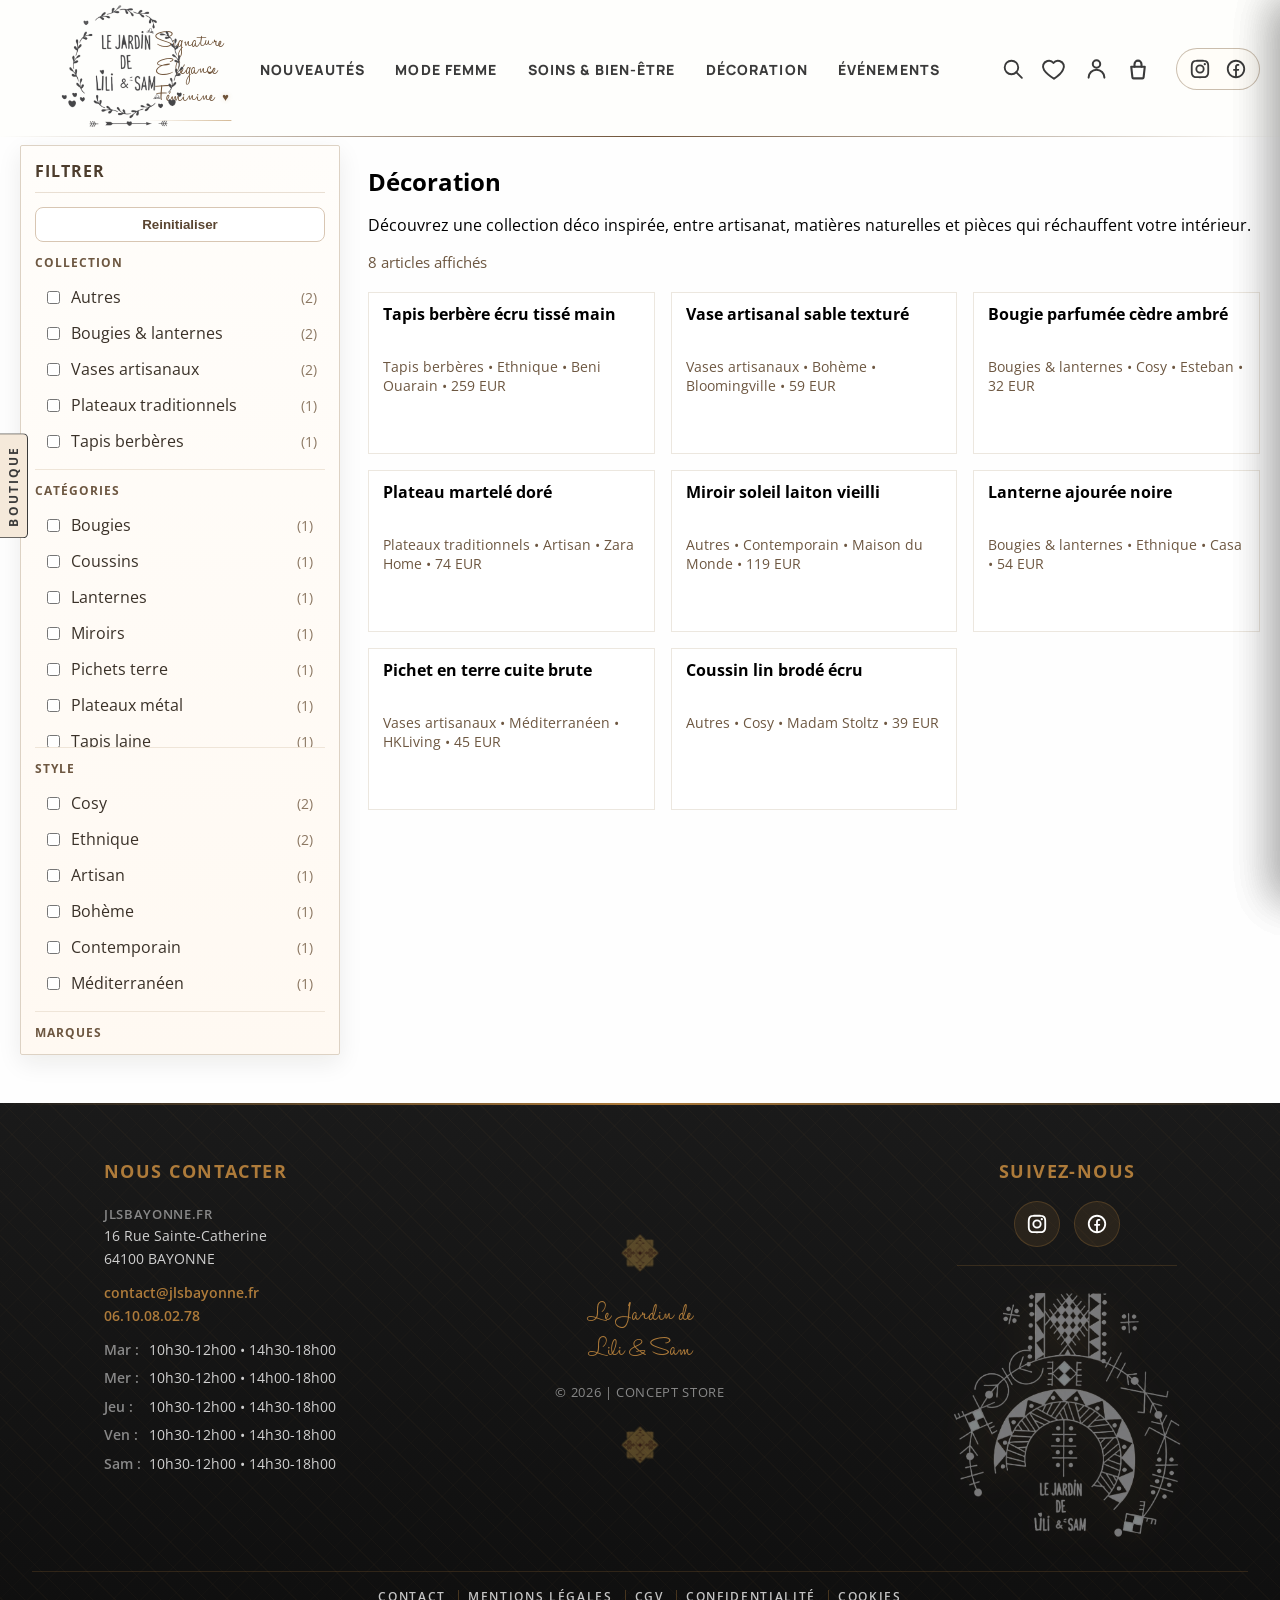
<file: decoration.html>
<!DOCTYPE html>
<html lang="fr">

<head>
    <!-- METADONNÉES -->
    <meta charset="UTF-8">
    <meta name="viewport" content="width=device-width, initial-scale=1.0">
    <meta name="description"
        content="Décoration - Une sélection de tapis berbères, vases artisanaux, bougies et objets déco au Jardin de Lili & Sam à Bayonne.">
    <meta name="robots" content="index, follow">
    <link rel="canonical" href="https://jlsbayonne.fr/decoration.html">
    <title>Décoration | Le Jardin de Lili &amp; Sam</title>

    <!-- LINK -->
    <link rel="stylesheet" href="style.css">
    <link rel="preconnect" href="https://fonts.googleapis.com">
    <link rel="preconnect" href="https://fonts.gstatic.com" crossorigin>
    <link
        href="https://fonts.googleapis.com/css2?family=Bodoni+Moda:wght@500;600&family=Cormorant+Garamond:wght@500;600;700&family=Manrope:wght@600;700;800&family=Open+Sans:wght@400;600&family=Source+Sans+3:wght@600;700;800&display=swap"
        rel="stylesheet">
    <link rel="icon" href="icons/favicon.ico" type="image/x-icon">

    <!-- JS -->
    <script src="carousel.js" defer></script>
    <script src="menu.js" defer></script>
    <script src="search.js" defer></script>
    <script src="script.js" defer></script>
</head>

<body>
    <!-- HEADER -->
    <header class="header">
        <div class="header-container">
            <div class="logo">
                <a href="/">
                    <img src="img/logo.png" draggable="false" alt="logoJLS">
                </a>
                <div class="logo-words" aria-hidden="true">
                    <span>Signature</span>
                    <span>Elégance</span>
                    <span>Féminine</span>
                </div>
                <div class="logo-hover-hint" aria-hidden="true">
                    <span class="logo-hover-arrow">↖</span>
                    <span class="logo-hover-text">
                        <span class="logo-hover-letter" style="--i:1">R</span>
                        <span class="logo-hover-letter" style="--i:2">E</span>
                        <span class="logo-hover-letter" style="--i:3">T</span>
                        <span class="logo-hover-letter" style="--i:4">O</span>
                        <span class="logo-hover-letter" style="--i:5">U</span>
                        <span class="logo-hover-letter" style="--i:6">R</span>
                        <span class="logo-hover-space"></span>
                        <span class="logo-hover-letter" style="--i:7">V</span>
                        <span class="logo-hover-letter" style="--i:8">E</span>
                        <span class="logo-hover-letter" style="--i:9">R</span>
                        <span class="logo-hover-letter" style="--i:10">S</span>
                        <span class="logo-hover-space"></span>
                        <span class="logo-hover-letter" style="--i:11">L</span>
                        <span class="logo-hover-letter" style="--i:12">'</span>
                        <span class="logo-hover-letter" style="--i:13">A</span>
                        <span class="logo-hover-letter" style="--i:14">C</span>
                        <span class="logo-hover-letter" style="--i:15">C</span>
                        <span class="logo-hover-letter" style="--i:16">U</span>
                        <span class="logo-hover-letter" style="--i:17">E</span>
                        <span class="logo-hover-letter" style="--i:18">I</span>
                        <span class="logo-hover-letter" style="--i:19">L</span>
                    </span>
                </div>
            </div>

            <div class="header-search-overlay">
                <div class="header-search">
                    <div class="search-berber-left" aria-hidden="true"></div>
                    <input type="text" placeholder="Rechercher un article, une marque...">
                    <img src="icons/search-outline.svg" class="search-icon-input" alt="Recherche">
                    <button class="search-close" aria-label="Fermer la barre de recherche">
                        <svg viewBox="0 0 24 24" width="22" height="22" fill="none">
                            <path d="M18 6L6 18M6 6l12 12" stroke="currentColor" stroke-width="2"
                                stroke-linecap="round" />
                        </svg>
                    </button>
                    <div class="search-berber-right" aria-hidden="true"></div>
                </div>
            </div>

            <nav class="menu">
                <ul>
                    <li class="submenu-container">
                        <a href="nouveautes.html" class="has-submenu menu-link-nouveautes">Nouveautés</a>
                    </li>
                    <li class="submenu-container">
                        <a href="mode-femme.html" class="has-submenu">Mode Femme</a>
                        <div class="submenu submenu-mega">
                            <div class="submenu-mega-col">
                                <span class="submenu-mega-title">Vêtements</span>
                                <a href="/boutique/produits?CAT=robes&parent=boutique"><img src="icons/submenu/robe.svg" class="submenu-icon" alt=""> Robes</a>
                                <a href="/boutique/produits?CAT=jupes&parent=boutique"><img src="icons/submenu/jupe.svg" class="submenu-icon" alt=""> Jupes</a>
                                <a href="/boutique/produits?CAT=pantalons&parent=boutique"><img src="icons/submenu/pantalon.svg" class="submenu-icon" alt=""> Pantalons</a>
                                <a href="/boutique/produits?CAT=jeans&parent=boutique"><img src="icons/submenu/jean.svg" class="submenu-icon" alt=""> Jeans</a>
                                <a href="/boutique/produits?CAT=vestes&parent=boutique"><img src="icons/submenu/veste.svg" class="submenu-icon" alt=""> Vestes</a>
                                <a href="/boutique/produits?CAT=manteaux&parent=boutique"><img src="icons/submenu/manteau.svg" class="submenu-icon" alt=""> Manteaux</a>
                                <a href="/boutique/produits?CAT=pulls&parent=boutique"><img src="icons/submenu/pull.svg" class="submenu-icon" alt=""> Pulls & Gilets</a>
                                <a href="/boutique/produits?CAT=t-shirts-et-polos&parent=boutique"><img src="icons/submenu/tshirt.svg" class="submenu-icon" alt=""> T-shirts & Polos</a>
                                <a href="/boutique/produits?CAT=chemises&parent=boutique"><img src="icons/submenu/chemise.svg" class="submenu-icon" alt=""> Chemises</a>
                                <a href="/boutique/produits?CAT=combinaisons&parent=boutique"><img src="icons/submenu/combinaison.svg" class="submenu-icon" alt=""> Combinaisons</a>
                            </div>
                            <div class="submenu-mega-col">
                                <span class="submenu-mega-title">Chaussures</span>
                                <a href="/boutique/produits?CAT=basket&parent=boutique"><img src="icons/submenu/basket.svg" class="submenu-icon" alt=""> Basket</a>
                                <a href="/boutique/produits?CAT=bottes&parent=boutique"><img src="icons/submenu/bottes.svg" class="submenu-icon" alt=""> Bottes</a>
                                <a href="/boutique/produits?CAT=bottines-boots&parent=boutique"><img src="icons/submenu/bottines.svg" class="submenu-icon" alt=""> Bottines / Boots</a>
                                <a href="/boutique/produits?CAT=sandales&parent=boutique"><img src="icons/submenu/sandales.svg" class="submenu-icon" alt=""> Sandales</a>
                                <a href="/boutique/produits?CAT=talons&parent=boutique"><img src="icons/submenu/talons.svg" class="submenu-icon" alt=""> Talons</a>
                                <a href="/boutique/produits?CAT=chaussures_plates&parent=boutique"><img src="icons/submenu/chaussures-plates.svg" class="submenu-icon" alt=""> Chaussures plates</a>
                                <a href="/boutique/produits?CAT=chaussures_de_ville&parent=boutique"><img src="icons/submenu/chaussures-ville.svg" class="submenu-icon" alt=""> Chaussures de ville</a>
                                <a href="/boutique/produits?CAT=chaussures_de_sport&parent=boutique"><img src="icons/submenu/chaussures-sport.svg" class="submenu-icon" alt=""> Chaussures de sport</a>
                            </div>
                            <div class="submenu-mega-col">
                                <span class="submenu-mega-title">Accessoires</span>
                                <a href="/boutique/produits?CAT=sacs_maroquinerie&parent=boutique"><img src="icons/submenu/sac.svg" class="submenu-icon" alt=""> Sacs & Maroquinerie</a>
                                <a href="/boutique/produits?CAT=bijoux_fantaisie&parent=boutique"><img src="icons/submenu/bijou.svg" class="submenu-icon" alt=""> Bijoux & Fantaisie</a>
                                <a href="/boutique/produits?CAT=ceintures&parent=boutique"><img src="icons/submenu/ceinture.svg" class="submenu-icon" alt=""> Ceintures</a>
                                <a href="/boutique/produits?CAT=chapeaux&parent=boutique"><img src="icons/submenu/chapeau.svg" class="submenu-icon" alt=""> Chapeaux</a>
                                <a href="/boutique/produits?CAT=echarpes&parent=boutique"><img src="icons/submenu/echarpe.svg" class="submenu-icon" alt=""> Écharpes</a>
                                <a href="/boutique/produits?CAT=gants&parent=boutique"><img src="icons/submenu/gants.svg" class="submenu-icon" alt=""> Gants</a>
                                <a href="/boutique/produits?CAT=lunettes_de_soleil&parent=boutique"><img src="icons/submenu/lunettes-soleil.svg" class="submenu-icon" alt=""> Lunettes de soleil</a>
                            </div>
                        </div>
                    </li>
                    <li class="submenu-container">
                        <a href="soins-bien-etre.html" class="has-submenu">Soins &
                            Bien-être</a>
                        <div class="submenu">
                            <a href="/boutique/produits?CAT=parfums&parent=boutique"><img src="icons/submenu/parfum.svg" class="submenu-icon" alt=""> Parfums</a>
                            <a href="/boutique/produits?CAT=savons_artisanaux&parent=boutique"><img src="icons/submenu/savon.svg" class="submenu-icon" alt=""> Savons artisanaux</a>
                            <a href="/boutique/produits?CAT=soins_corps&parent=boutique"><img src="icons/submenu/soin-corps.svg" class="submenu-icon" alt=""> Soins du corps</a>
                            <a href="/boutique/produits?CAT=soins_visage&parent=boutique"><img src="icons/submenu/soin-visage.svg" class="submenu-icon" alt=""> Soins du visage</a>
                            <a href="/boutique/produits?CAT=bougies_senteurs&parent=boutique"><img src="icons/submenu/bougie.svg" class="submenu-icon" alt=""> Bougies & senteurs</a>

                        </div>
                    </li>
                    <li class="submenu-container">
                        <a href="decoration.html" class="has-submenu">Décoration</a>
                        <div class="submenu">
                            <a href="/boutique/produits?CAT=tapis_berberes&parent=boutique"><img src="icons/submenu/tapis.svg" class="submenu-icon" alt=""> Tapis Berbères</a>
                            <a href="/boutique/produits?CAT=vases_artisanaux&parent=boutique"><img src="icons/submenu/vase.svg" class="submenu-icon" alt=""> Vases artisanaux</a>
                            <a href="/boutique/produits?CAT=bougies_lanternes&parent=boutique"><img src="icons/submenu/lanterne.svg" class="submenu-icon" alt=""> Bougies & lanternes</a>
                            <a href="/boutique/produits?CAT=plateaux_traditionnels&parent=boutique"><img src="icons/submenu/plateau.svg" class="submenu-icon" alt=""> Plateaux
                                traditionnels</a>
                            <a href="/boutique/produits?CAT=decorations_autres&parent=boutique"><img src="icons/submenu/autres-deco.svg" class="submenu-icon" alt=""> Autres</a>
                        </div>
                    </li>
                    <li class="submenu-container">
                        <a href="evenements.html">Événements</a>
                    </li>
                </ul>
            </nav>
            <!-- ICÔNES PRINCIPALES -->
            <div class="icons">
                <!-- RECHERCHE -->
                <button class="icon-wrapper search-toggle" aria-label="Recherche" title="Rechercher">
                    <svg class="radial-icon" viewBox="0 0 24 24" aria-hidden="true" focusable="false">
                        <circle class="radial-icon-fill" cx="11" cy="11" r="6.5" />
                        <path class="radial-icon-fill" d="M15.55 16.26L16.26 15.55L21.2 20.49L20.49 21.2Z" />
                        <circle class="radial-icon-outline" cx="11" cy="11" r="6.5" />
                        <path class="radial-icon-outline" d="M15.5 15.5L21 21" />
                    </svg>
                </button>

                <!-- FAVORIS -->
                <a href="/boutique/produits/?CAT=Favoris&parent=index.html" class="icon-wrapper"
                    data-panel-trigger="panel-favoris" title="Favoris">
                    <svg class="radial-icon" viewBox="0 0 24 24" aria-hidden="true" focusable="false">
                        <defs>
                            <clipPath id="favorite-heart-clip">
                                <path d="M12 21s-6.7-4.35-9.2-8.1C.7 9.8 2.1 5.7 5.8 4.6c2.2-.65 4.4.1 5.7 1.9 1.3-1.8 3.5-2.55 5.7-1.9 3.7 1.1 5.1 5.2 3 8.3C18.7 16.65 12 21 12 21z" />
                            </clipPath>
                        </defs>
                        <circle class="radial-icon-fill" cx="12" cy="12" r="12" clip-path="url(#favorite-heart-clip)" />
                        <path class="radial-icon-outline" d="M12 21s-6.7-4.35-9.2-8.1C.7 9.8 2.1 5.7 5.8 4.6c2.2-.65 4.4.1 5.7 1.9 1.3-1.8 3.5-2.55 5.7-1.9 3.7 1.1 5.1 5.2 3 8.3C18.7 16.65 12 21 12 21z" />
                    </svg>
                    <span class="sr-only">Mes Favoris</span>
                </a>

                <!-- COMPTE -->
                <a href="/boutique/compte.php" class="icon-wrapper" data-panel-trigger="panel-compte" title="Compte" aria-label="Mon Compte">
                    <svg class="radial-icon radial-icon-account" viewBox="0 0 24 24" aria-hidden="true" focusable="false">
                        <path class="radial-icon-fill" d="M12 11.3a3.3 3.3 0 1 0 0-6.6a3.3 3.3 0 0 0 0 6.6Z" />
                        <path class="radial-icon-fill" d="M5 20.1a7 7 0 0 1 14 0Z" />
                        <circle class="radial-icon-outline" cx="12" cy="8" r="3.3" />
                        <path class="radial-icon-outline" d="M5 20.1a7 7 0 0 1 14 0" />
                    </svg>
                </a>

                <!-- PANIER -->
                <a href="/boutique/panier.php" class="icon-wrapper" data-panel-trigger="panel-panier" title="Panier" aria-label="Panier">
                    <svg class="radial-icon radial-icon-cart" viewBox="0 0 24 24" aria-hidden="true" focusable="false">
                        <path class="radial-icon-fill" d="M6.2 9.2h11.6l-1 9.1a1 1 0 0 1-1 .9H8.2a1 1 0 0 1-1-.9Z" />
                        <path class="radial-icon-fill" d="M9 9.2V7a3 3 0 0 1 6 0v2.2" />
                        <path class="radial-icon-outline" d="M6.2 9.2h11.6l-1 9.1a1 1 0 0 1-1 .9H8.2a1 1 0 0 1-1-.9Z" />
                        <path class="radial-icon-outline" d="M9 9.2V7a3 3 0 0 1 6 0v2.2" />
                    </svg>
                    <span class="cart-count">0</span>
                </a>

                <!-- RÉSEAUX SOCIAUX -->
                <div class="social-icons" aria-label="Réseaux sociaux">
                    <a href="https://www.instagram.com/jls_bayonne_" target="_blank" rel="noopener noreferrer"
                        title="Instagram" aria-label="Instagram">
                        <img src="icons/instagram-outline.svg" class="icon-default" alt="Instagram">
                        <img src="icons/instagram-filled.svg" class="icon-hover" alt="">
                    </a>
                    <a href="https://www.facebook.com/JLSBayonne" target="_blank" rel="noopener noreferrer"
                        title="Facebook" aria-label="Facebook">
                        <img src="icons/facebook-outline.svg" class="icon-default" alt="Facebook">
                        <img src="icons/facebook-filled.svg" class="icon-hover" alt="">
                    </a>
                </div>
                <!-- BURGER MENU -->
                <button class="burger">
                    <span></span>
                    <span></span>
                    <span></span>
                </button>
            </div>

        </div>
    </header>

    <!---------- CATALOGUE ---------->
    <main class="catalog-page">
        <section class="catalog-content">
            <h1>Décoration</h1>
            <p>Découvrez une collection déco inspirée, entre artisanat, matières naturelles et pièces qui réchauffent votre intérieur.</p>
            <p class="catalog-results" data-catalog-results>8 articles affichés</p>

            <div class="catalog-grid">
                <article class="product-card"
                    data-tags="decoration,tapis_berberes,tapis-laine,ethnique,prix-100-plus,marque-beni-ouarain">
                    <strong>Tapis berbère écru tissé main</strong><br>
                    <span>Tapis berbères • Ethnique • Beni Ouarain • 259 EUR</span>
                </article>
                <article class="product-card"
                    data-tags="decoration,vases_artisanaux,vases-ceramique,boheme,prix-50-100,marque-bloomingville">
                    <strong>Vase artisanal sable texturé</strong><br>
                    <span>Vases artisanaux • Bohème • Bloomingville • 59 EUR</span>
                </article>
                <article class="product-card"
                    data-tags="decoration,bougies_lanternes,bougies,cosy,prix-0-50,marque-esteban">
                    <strong>Bougie parfumée cèdre ambré</strong><br>
                    <span>Bougies & lanternes • Cosy • Esteban • 32 EUR</span>
                </article>
                <article class="product-card"
                    data-tags="decoration,plateaux_traditionnels,plateaux-metal,artisan,prix-50-100,marque-zara-home">
                    <strong>Plateau martelé doré</strong><br>
                    <span>Plateaux traditionnels • Artisan • Zara Home • 74 EUR</span>
                </article>
                <article class="product-card"
                    data-tags="decoration,decorations_autres,miroirs,contemporain,prix-100-plus,marque-maison-du-monde">
                    <strong>Miroir soleil laiton vieilli</strong><br>
                    <span>Autres • Contemporain • Maison du Monde • 119 EUR</span>
                </article>
                <article class="product-card"
                    data-tags="decoration,bougies_lanternes,lanternes,ethnique,prix-50-100,marque-casa">
                    <strong>Lanterne ajourée noire</strong><br>
                    <span>Bougies & lanternes • Ethnique • Casa • 54 EUR</span>
                </article>
                <article class="product-card"
                    data-tags="decoration,vases_artisanaux,pichets-terre,mediterraneen,prix-0-50,marque-hkliving">
                    <strong>Pichet en terre cuite brute</strong><br>
                    <span>Vases artisanaux • Méditerranéen • HKLiving • 45 EUR</span>
                </article>
                <article class="product-card"
                    data-tags="decoration,decorations_autres,coussins,cosy,prix-0-50,marque-madam-stoltz">
                    <strong>Coussin lin brodé écru</strong><br>
                    <span>Autres • Cosy • Madam Stoltz • 39 EUR</span>
                </article>
            </div>
            <p class="catalog-empty" data-catalog-empty hidden>Aucun article ne correspond a ces filtres.</p>
        </section>

        <aside class="catalog-filters" aria-label="Filtres catégories">
            <h2>Filtrer</h2>
            <button class="catalog-reset" type="button" data-catalog-reset>Reinitialiser</button>

            <div class="filter-group" data-filter-group="univers">
                <h3>Collection</h3>
                <label class="filter-option"><input type="checkbox" data-filter data-group="univers" value="tapis_berberes">
                    Tapis berbères <span data-filter-count>(1)</span></label>
                <label class="filter-option"><input type="checkbox" data-filter data-group="univers" value="vases_artisanaux">
                    Vases artisanaux <span data-filter-count>(2)</span></label>
                <label class="filter-option"><input type="checkbox" data-filter data-group="univers" value="bougies_lanternes">
                    Bougies & lanternes <span data-filter-count>(2)</span></label>
                <label class="filter-option"><input type="checkbox" data-filter data-group="univers" value="plateaux_traditionnels">
                    Plateaux traditionnels <span data-filter-count>(1)</span></label>
                <label class="filter-option"><input type="checkbox" data-filter data-group="univers" value="decorations_autres">
                    Autres <span data-filter-count>(2)</span></label>
            </div>

            <div class="filter-group" data-filter-group="categorie">
                <h3 data-categories-title>Catégories</h3>
                <label class="filter-option" data-universes="tapis_berberes"><input type="checkbox" data-filter
                        data-group="categorie" value="tapis-laine"> Tapis laine</label>
                <label class="filter-option" data-universes="vases_artisanaux"><input type="checkbox" data-filter
                        data-group="categorie" value="vases-ceramique"> Vases céramique</label>
                <label class="filter-option" data-universes="vases_artisanaux"><input type="checkbox" data-filter
                        data-group="categorie" value="pichets-terre"> Pichets terre</label>
                <label class="filter-option" data-universes="bougies_lanternes"><input type="checkbox" data-filter
                        data-group="categorie" value="bougies"> Bougies</label>
                <label class="filter-option" data-universes="bougies_lanternes"><input type="checkbox" data-filter
                        data-group="categorie" value="lanternes"> Lanternes</label>
                <label class="filter-option" data-universes="plateaux_traditionnels"><input type="checkbox" data-filter
                        data-group="categorie" value="plateaux-metal"> Plateaux métal</label>
                <label class="filter-option" data-universes="decorations_autres"><input type="checkbox" data-filter
                        data-group="categorie" value="miroirs"> Miroirs</label>
                <label class="filter-option" data-universes="decorations_autres"><input type="checkbox" data-filter
                        data-group="categorie" value="coussins"> Coussins</label>
            </div>

            <div class="filter-group" data-filter-group="style">
                <h3>Style</h3>
                <label class="filter-option"><input type="checkbox" data-filter data-group="style" value="ethnique">
                    Ethnique</label>
                <label class="filter-option"><input type="checkbox" data-filter data-group="style" value="boheme">
                    Bohème</label>
                <label class="filter-option"><input type="checkbox" data-filter data-group="style" value="cosy">
                    Cosy</label>
                <label class="filter-option"><input type="checkbox" data-filter data-group="style" value="artisan">
                    Artisan</label>
                <label class="filter-option"><input type="checkbox" data-filter data-group="style" value="contemporain">
                    Contemporain</label>
                <label class="filter-option"><input type="checkbox" data-filter data-group="style" value="mediterraneen">
                    Méditerranéen</label>
            </div>

            <div class="filter-group" data-filter-group="marque">
                <h3>Marques</h3>
                <label class="filter-option"><input type="checkbox" data-filter data-group="marque" value="marque-beni-ouarain">
                    Beni Ouarain</label>
                <label class="filter-option"><input type="checkbox" data-filter data-group="marque" value="marque-bloomingville">
                    Bloomingville</label>
                <label class="filter-option"><input type="checkbox" data-filter data-group="marque" value="marque-esteban">
                    Esteban</label>
                <label class="filter-option"><input type="checkbox" data-filter data-group="marque" value="marque-zara-home">
                    Zara Home</label>
                <label class="filter-option"><input type="checkbox" data-filter data-group="marque" value="marque-maison-du-monde">
                    Maison du Monde</label>
                <label class="filter-option"><input type="checkbox" data-filter data-group="marque" value="marque-casa">
                    Casa</label>
                <label class="filter-option"><input type="checkbox" data-filter data-group="marque" value="marque-hkliving">
                    HKLiving</label>
                <label class="filter-option"><input type="checkbox" data-filter data-group="marque" value="marque-madam-stoltz">
                    Madam Stoltz</label>
            </div>

            <div class="filter-group" data-filter-group="prix">
                <h3>Prix</h3>
                <label class="filter-option"><input type="checkbox" data-filter data-group="prix" value="prix-0-50">
                    Moins de 50 EUR</label>
                <label class="filter-option"><input type="checkbox" data-filter data-group="prix" value="prix-50-100">
                    50 EUR a 100 EUR</label>
                <label class="filter-option"><input type="checkbox" data-filter data-group="prix" value="prix-100-plus">
                    Plus de 100 EUR</label>
            </div>
        </aside>
    </main>
    <!----------FOOTER---------- -->
    <footer id="footer">
        <div class="footer-container">
            <div class="footer-left">
                <strong>Nous contacter</strong>
                <div>
                    <strong style="font-size: 13px; letter-spacing: 0.05em; text-transform: uppercase; color: #888; font-weight: 600;">JLSBAYONNE.FR<br></strong>
                    16 Rue Sainte-Catherine<br>
                    64100 BAYONNE
                </div>
                <div>
                    <a href="mailto:contact@jlsbayonne.fr">contact@jlsbayonne.fr</a><br>
                    <a href="tel:0610080278">06.10.08.02.78</a>
                </div>
                <div class="horaires">
                    <span class="jour">Mar :</span><span>10h30-12h00 • 14h30-18h00</span>
                    <span class="jour">Mer :</span><span>10h30-12h00 • 14h00-18h00</span>
                    <span class="jour">Jeu :</span><span>10h30-12h00 • 14h30-18h00</span>
                    <span class="jour">Ven :</span><span>10h30-12h00 • 14h30-18h00</span>
                    <span class="jour">Sam :</span><span>10h30-12h00 • 14h30-18h00</span>
                </div>
            </div>

            <div class="footer-center">
                <h3>Le Jardin de<br>Lili & Sam</h3>
                <p>&copy; 2026 | Concept Store</p>
            </div>

            <div class="footer-right social-icons-footer">
                <strong>Suivez-nous</strong>
                <div class="social-icons-footer">
                    <a href="https://www.instagram.com/jls_bayonne_" target="_blank" rel="noopener noreferrer" title="Instagram" aria-label="Instagram">
                        <img src="icons/instagram-outline.svg" alt="Instagram">
                    </a>
                    <a href="https://www.facebook.com/JLSBayonne" target="_blank" rel="noopener noreferrer" title="Facebook" aria-label="Facebook">
                        <img src="icons/facebook-outline.svg" alt="Facebook">
                    </a>
                </div>
                <div class="footer-brand-mark">
                    <img src="img/background-white.webp" alt="Logo Le Jardin de Lili & Sam">
                </div>
            </div>
        </div>
        <nav class="footer-legal" aria-label="Informations légales">
            <a href="mailto:contact@jlsbayonne.fr">Contact</a>
            <a href="/mentions-legales">Mentions Légales</a>
            <a href="/cgv">CGV</a>
            <a href="/confidentialite">Confidentialité</a>
            <a href="/cookies">Cookies</a>
        </nav>
    </footer>

    <!-- WIDGET BOUTIQUE VERTICAL -->
    <div class="contact-widget" id="contact-widget">
        <button class="contact-widget-toggle" type="button" aria-label="Ouvrir les moyens de contact"
            aria-expanded="false" aria-controls="contact-widget-panel">
            <span class="contact-widget-label">BOUTIQUE</span>
        </button>
        <div class="contact-widget-panel" id="contact-widget-panel" aria-hidden="true">
            <a href="https://maps.app.goo.gl/K8HkVCwXNaB93dVm9" class="contact-widget-icon" aria-label="Nous contacter" target="_blank" rel="noopener noreferrer">
                <svg xmlns="http://www.w3.org/2000/svg" viewBox="0 0 24 24" width="24" height="24" fill="none" aria-hidden="true">
                    <path d="M12 22s7-6.2 7-12a7 7 0 1 0-14 0c0 5.8 7 12 7 12z" stroke="currentColor" stroke-width="1.8" stroke-linecap="round" stroke-linejoin="round"/>
                    <circle cx="12" cy="10" r="2.7" stroke="currentColor" stroke-width="1.8"/>
                </svg>
            </a>
            <a href="tel:0610080278" class="contact-widget-icon" aria-label="Appeler">
                <svg viewBox="0 0 24 24" width="16" height="16" fill="none" aria-hidden="true">
                    <path d="M22 16.92v3a2 2 0 0 1-2.18 2A19.79 19.79 0 0 1 11.19 19a19.5 19.5 0 0 1-6-6A19.79 19.79 0 0 1 2.08 4.18 2 2 0 0 1 4.06 2h3a2 2 0 0 1 2 1.72c.12.9.33 1.78.62 2.62a2 2 0 0 1-.45 2.11L8 9.68a16 16 0 0 0 6.32 6.32l1.23-1.23a2 2 0 0 1 2.11-.45c.84.29 1.72.5 2.62.62A2 2 0 0 1 22 16.92z" stroke="currentColor" stroke-width="1.8" stroke-linecap="round" stroke-linejoin="round"/>
                </svg>
            </a>
            <a href="mailto:contact@jlsbayonne.fr" class="contact-widget-icon" aria-label="Envoyer un email">
                <svg viewBox="0 0 24 24" width="16" height="16" fill="none" aria-hidden="true">
                    <rect x="3" y="5" width="18" height="14" rx="2" stroke="currentColor" stroke-width="1.8"/>
                    <path d="M4 7l8 6 8-6" stroke="currentColor" stroke-width="1.8" stroke-linecap="round" stroke-linejoin="round"/>
                </svg>
            </a>
        </div>
    </div>

    <!-- BOUTON RETOUR EN HAUT -->
    <button id="scrollTopBtn" aria-label="Retour en haut">

        <!-- cercle progression -->
        <svg class="progress-ring" width="60" height="60">
            <circle class="progress-ring-bg" cx="30" cy="30" r="26" />
            <circle class="progress-ring-circle" cx="30" cy="30" r="26" />
        </svg>

        <!-- flèche -->
        <svg class="arrow-up" viewBox="0 0 24 24">
            <path d="M12 19V5M5 12l7-7 7 7" stroke="white" stroke-width="2" fill="none" stroke-linecap="round"
                stroke-linejoin="round" />
        </svg>

        <!-- fleur -->
        <svg class="flower-icon" viewBox="0 0 24 24">
            <circle cx="12" cy="12" r="2.5" fill="white" />
            <circle cx="12" cy="5" r="3" fill="white" />
            <circle cx="19" cy="12" r="3" fill="white" />
            <circle cx="12" cy="19" r="3" fill="white" />
            <circle cx="5" cy="12" r="3" fill="white" />
        </svg>

    </button>

    <!-- OVERLAY PANNEAUX -->
    <div class="side-panel-overlay" id="side-panel-overlay"></div>

    <!-- PANNEAU FAVORIS -->
    <aside class="side-panel" id="panel-favoris" aria-label="Mes Favoris">
        <div class="side-panel-head">
            <span class="side-panel-title">Mes Favoris</span>
            <button class="side-panel-close" aria-label="Fermer">
                <svg viewBox="0 0 24 24" width="22" height="22" fill="none">
                    <path d="M18 6L6 18M6 6l12 12" stroke="currentColor" stroke-width="2" stroke-linecap="round" />
                </svg>
            </button>
        </div>
        <div class="side-panel-body">
            <div class="side-panel-empty-state">
                <svg viewBox="0 0 24 24" width="52" height="52" fill="none">
                    <path
                        d="M20.84 4.61a5.5 5.5 0 0 0-7.78 0L12 5.67l-1.06-1.06a5.5 5.5 0 0 0-7.78 7.78l1.06 1.06L12 21.23l7.78-7.78 1.06-1.06a5.5 5.5 0 0 0 0-7.78z"
                        stroke="#c8b49a" stroke-width="1.5" />
                </svg>
                <p>Aucun article en favoris pour l'instant.</p>
                <a href="/boutique/produits/" class="side-panel-btn">Découvrir la boutique</a>
            </div>
        </div>
    </aside>

    <!-- PANNEAU COMPTE -->
    <aside class="side-panel" id="panel-compte" aria-label="Mon Compte">
        <div class="side-panel-head">
            <span class="side-panel-title">Mon Compte</span>
            <button class="side-panel-close" aria-label="Fermer">
                <svg viewBox="0 0 24 24" width="22" height="22" fill="none">
                    <path d="M18 6L6 18M6 6l12 12" stroke="currentColor" stroke-width="2" stroke-linecap="round" />
                </svg>
            </button>
        </div>
        <div class="side-panel-body">
            <form class="side-panel-form" action="/boutique/compte.php" method="post">
                <label for="sp-email">Adresse e‑mail</label>
                <input id="sp-email" type="email" name="email" placeholder="votre@email.fr" autocomplete="email"
                    required>
                <label for="sp-password">Mot de passe</label>
                <input id="sp-password" type="password" name="password" placeholder="••••••••"
                    autocomplete="current-password" required>
                <a href="/boutique/compte.php?action=forgot" class="side-panel-link-small">Mot de passe oublié ?</a>
                <button type="submit" class="side-panel-btn">Se connecter</button>
            </form>
            <div class="side-panel-separator"><span>ou</span></div>
            <a href="/boutique/compte.php?action=register" class="side-panel-btn side-panel-btn-outline">Créer un
                compte</a>
            <div class="side-panel-links">
                <a href="/boutique/compte.php?action=orders">Mes commandes</a>
                <a href="/boutique/compte.php?action=profile">Mes informations</a>
            </div>
        </div>
    </aside>

    <!-- PANNEAU PANIER -->
    <aside class="side-panel" id="panel-panier" aria-label="Mon Panier">
        <div class="side-panel-head">
            <span class="side-panel-title">Mon Panier</span>
            <button class="side-panel-close" aria-label="Fermer">
                <svg viewBox="0 0 24 24" width="22" height="22" fill="none">
                    <path d="M18 6L6 18M6 6l12 12" stroke="currentColor" stroke-width="2" stroke-linecap="round" />
                </svg>
            </button>
        </div>
        <div class="side-panel-body" id="panel-panier-items">
            <div class="side-panel-empty-state">
                <svg viewBox="0 0 24 24" width="52" height="52" fill="none">
                    <path d="M6 2L3 6v14a2 2 0 002 2h14a2 2 0 002-2V6l-3-4zM3 6h18M16 10a4 4 0 01-8 0" stroke="#c8b49a"
                        stroke-width="1.5" stroke-linecap="round" stroke-linejoin="round" />
                </svg>
                <p>Votre panier est vide.</p>
                <a href="/boutique/produits/" class="side-panel-btn">Continuer mes achats</a>
            </div>
        </div>
        <div class="side-panel-footer" id="panel-panier-footer" style="display:none">
            <div class="side-panel-total">
                <span>Sous-total</span>
                <span class="side-panel-total-amount" id="panel-panier-total">0,00 €</span>
            </div>
            <a href="/boutique/panier.php?action=checkout" class="side-panel-btn">Finaliser ma commande</a>
            <a href="/boutique/panier.php" class="side-panel-btn side-panel-btn-outline">Voir mon panier</a>
        </div>
    </aside>

</body>

</html>
</file>
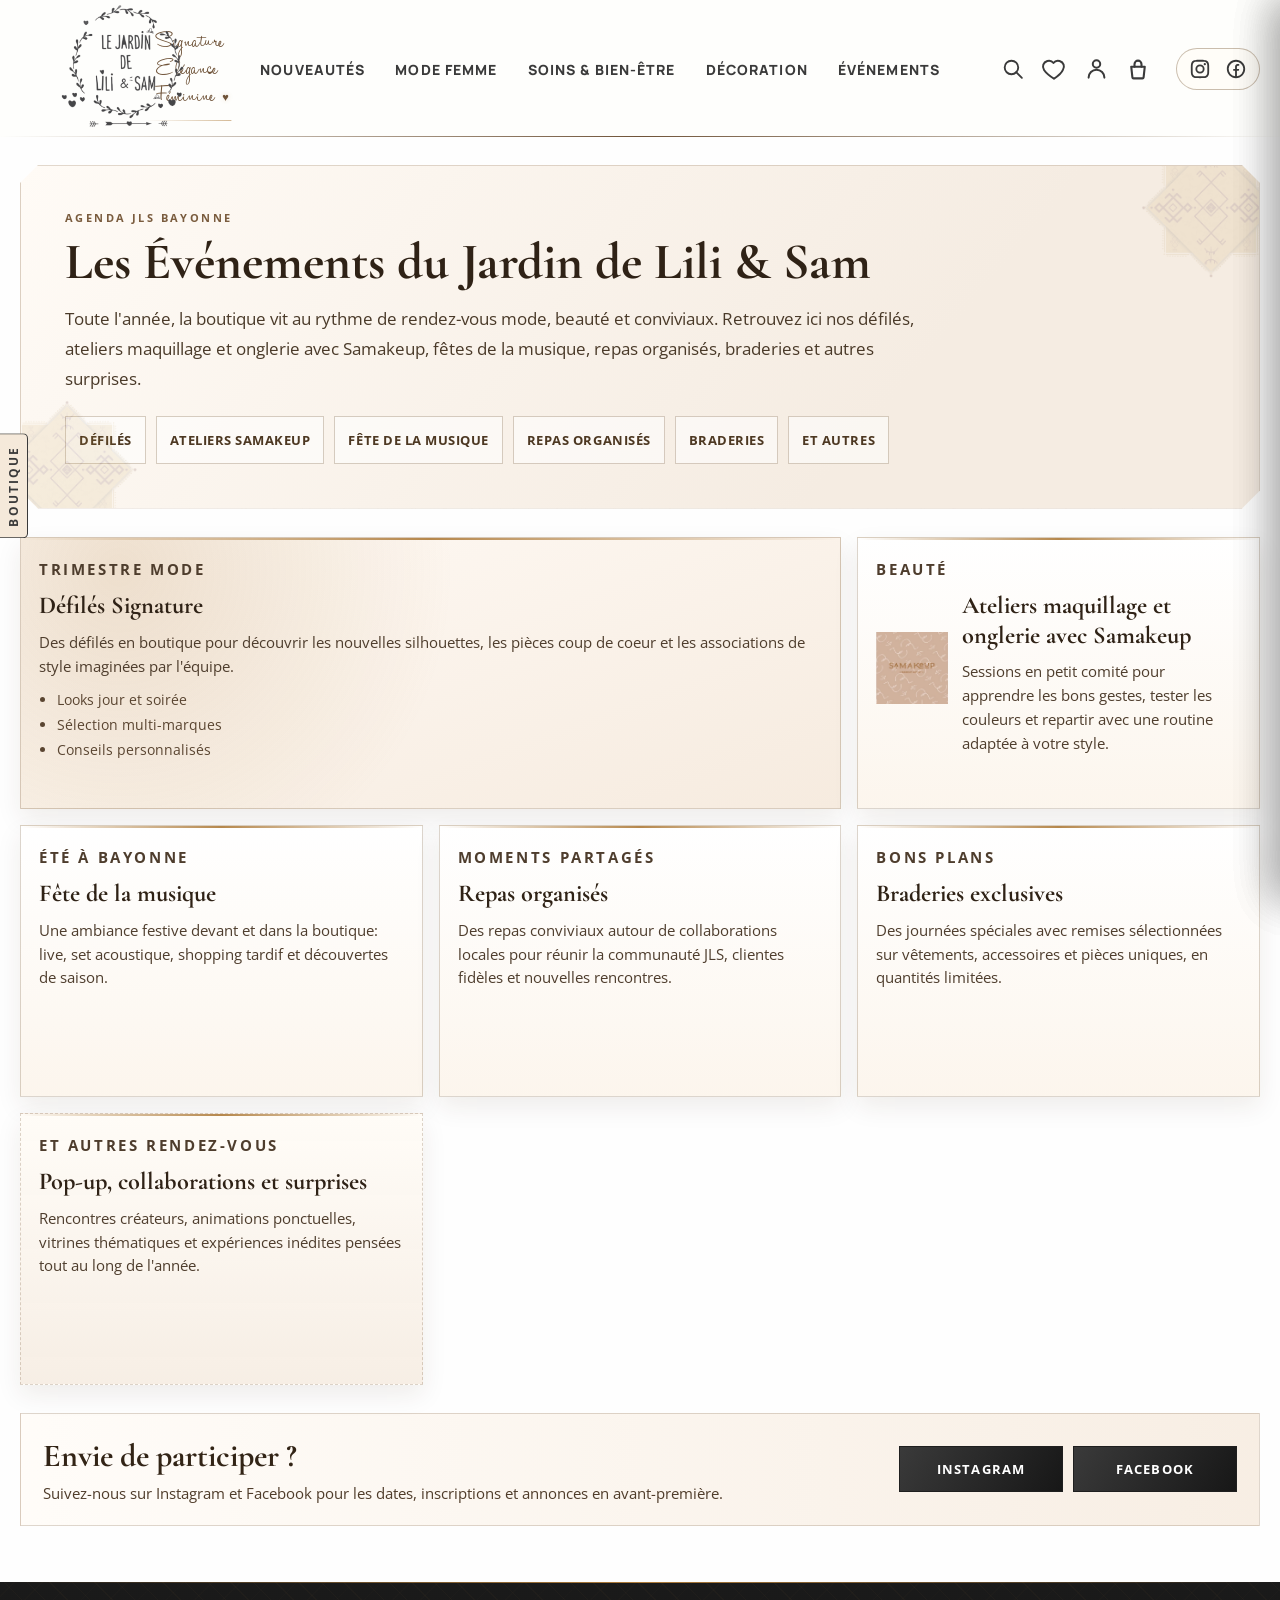
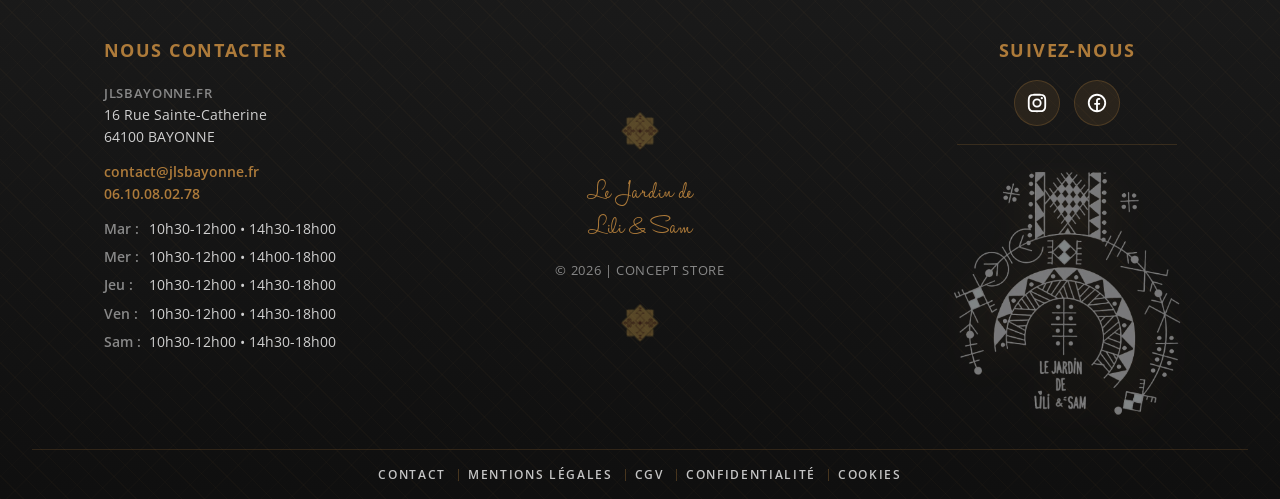
<file: evenements.html>
<!DOCTYPE html>
<html lang="fr">

<head>
    <!-- METADONNÉES -->
    <meta charset="UTF-8">
    <meta name="viewport" content="width=device-width, initial-scale=1.0">
    <meta name="description"
        content="Événements au Jardin de Lili & Sam à Bayonne : défilés, ateliers maquillage et onglerie avec Samakeup, fête de la musique, repas organisés, braderies et autres rendez-vous.">
    <meta name="robots" content="index, follow">
    <link rel="canonical" href="https://jlsbayonne.fr/evenements.html">
    <title>Événements | Le Jardin de Lili &amp; Sam | Bayonne</title>

    <!-- LINK -->
    <link rel="stylesheet" href="style.css">
    <link
        href="https://fonts.googleapis.com/css2?family=Bodoni+Moda:wght@500;600&family=Cormorant+Garamond:wght@500;600;700&family=Manrope:wght@600;700;800&family=Open+Sans:wght@400;600&family=Source+Sans+3:wght@600;700;800&display=swap"
        rel="stylesheet">
    <link rel="icon" href="icons/favicon.ico" type="image/x-icon">
    <link rel="preconnect" href="https://fonts.googleapis.com">
    <link rel="preconnect" href="https://fonts.gstatic.com" crossorigin>

    <!-- JS -->
    <script src="carousel.js" defer></script>
    <script src="menu.js" defer></script>
    <script src="search.js" defer></script>
    <script src="script.js" defer></script>
</head>

<body>
    <!-- HEADER -->
    <header class="header">
        <div class="header-container">
            <div class="logo">
                <a href="/">
                    <img src="img/logo.png" draggable="false" alt="logoJLS">
                </a>
                <div class="logo-words" aria-hidden="true">
                    <span>Signature</span>
                    <span>Elégance</span>
                    <span>Féminine</span>
                </div>
                <div class="logo-hover-hint" aria-hidden="true">
                    <span class="logo-hover-arrow">↖</span>
                    <span class="logo-hover-text">
                        <span class="logo-hover-letter" style="--i:1">R</span>
                        <span class="logo-hover-letter" style="--i:2">E</span>
                        <span class="logo-hover-letter" style="--i:3">T</span>
                        <span class="logo-hover-letter" style="--i:4">O</span>
                        <span class="logo-hover-letter" style="--i:5">U</span>
                        <span class="logo-hover-letter" style="--i:6">R</span>
                        <span class="logo-hover-space"></span>
                        <span class="logo-hover-letter" style="--i:7">V</span>
                        <span class="logo-hover-letter" style="--i:8">E</span>
                        <span class="logo-hover-letter" style="--i:9">R</span>
                        <span class="logo-hover-letter" style="--i:10">S</span>
                        <span class="logo-hover-space"></span>
                        <span class="logo-hover-letter" style="--i:11">L</span>
                        <span class="logo-hover-letter" style="--i:12">'</span>
                        <span class="logo-hover-letter" style="--i:13">A</span>
                        <span class="logo-hover-letter" style="--i:14">C</span>
                        <span class="logo-hover-letter" style="--i:15">C</span>
                        <span class="logo-hover-letter" style="--i:16">U</span>
                        <span class="logo-hover-letter" style="--i:17">E</span>
                        <span class="logo-hover-letter" style="--i:18">I</span>
                        <span class="logo-hover-letter" style="--i:19">L</span>
                    </span>
                </div>
            </div>

            <div class="header-search-overlay">
                <div class="header-search">
                    <div class="search-berber-left" aria-hidden="true"></div>
                    <input type="text" placeholder="Rechercher un article, une marque...">
                    <img src="icons/search-outline.svg" class="search-icon-input" alt="Recherche">
                    <button class="search-close" aria-label="Fermer la barre de recherche">
                        <svg viewBox="0 0 24 24" width="22" height="22" fill="none">
                            <path d="M18 6L6 18M6 6l12 12" stroke="currentColor" stroke-width="2"
                                stroke-linecap="round" />
                        </svg>
                    </button>
                    <div class="search-berber-right" aria-hidden="true"></div>
                </div>
            </div>

            <nav class="menu">
                <ul>
                    <li class="submenu-container">
                        <a href="nouveautes.html" class="has-submenu menu-link-nouveautes">Nouveautés</a>
                    </li>
                    <li class="submenu-container">
                        <a href="mode-femme.html" class="has-submenu">Mode Femme</a>
                        <div class="submenu submenu-mega">
                            <div class="submenu-mega-col">
                                <span class="submenu-mega-title">Vêtements</span>
                                <a href="/boutique/produits?CAT=robes&parent=boutique"><img src="icons/submenu/robe.svg" class="submenu-icon" alt=""> Robes</a>
                                <a href="/boutique/produits?CAT=jupes&parent=boutique"><img src="icons/submenu/jupe.svg" class="submenu-icon" alt=""> Jupes</a>
                                <a href="/boutique/produits?CAT=pantalons&parent=boutique"><img src="icons/submenu/pantalon.svg" class="submenu-icon" alt=""> Pantalons</a>
                                <a href="/boutique/produits?CAT=jeans&parent=boutique"><img src="icons/submenu/jean.svg" class="submenu-icon" alt=""> Jeans</a>
                                <a href="/boutique/produits?CAT=vestes&parent=boutique"><img src="icons/submenu/veste.svg" class="submenu-icon" alt=""> Vestes</a>
                                <a href="/boutique/produits?CAT=manteaux&parent=boutique"><img src="icons/submenu/manteau.svg" class="submenu-icon" alt=""> Manteaux</a>
                                <a href="/boutique/produits?CAT=pulls&parent=boutique"><img src="icons/submenu/pull.svg" class="submenu-icon" alt=""> Pulls & Gilets</a>
                                <a href="/boutique/produits?CAT=t-shirts-et-polos&parent=boutique"><img src="icons/submenu/tshirt.svg" class="submenu-icon" alt=""> T-shirts & Polos</a>
                                <a href="/boutique/produits?CAT=chemises&parent=boutique"><img src="icons/submenu/chemise.svg" class="submenu-icon" alt=""> Chemises</a>
                                <a href="/boutique/produits?CAT=combinaisons&parent=boutique"><img src="icons/submenu/combinaison.svg" class="submenu-icon" alt=""> Combinaisons</a>
                            </div>
                            <div class="submenu-mega-col">
                                <span class="submenu-mega-title">Chaussures</span>
                                <a href="/boutique/produits?CAT=basket&parent=boutique"><img src="icons/submenu/basket.svg" class="submenu-icon" alt=""> Basket</a>
                                <a href="/boutique/produits?CAT=bottes&parent=boutique"><img src="icons/submenu/bottes.svg" class="submenu-icon" alt=""> Bottes</a>
                                <a href="/boutique/produits?CAT=bottines-boots&parent=boutique"><img src="icons/submenu/bottines.svg" class="submenu-icon" alt=""> Bottines / Boots</a>
                                <a href="/boutique/produits?CAT=sandales&parent=boutique"><img src="icons/submenu/sandales.svg" class="submenu-icon" alt=""> Sandales</a>
                                <a href="/boutique/produits?CAT=talons&parent=boutique"><img src="icons/submenu/talons.svg" class="submenu-icon" alt=""> Talons</a>
                                <a href="/boutique/produits?CAT=chaussures_plates&parent=boutique"><img src="icons/submenu/chaussures-plates.svg" class="submenu-icon" alt=""> Chaussures plates</a>
                                <a href="/boutique/produits?CAT=chaussures_de_ville&parent=boutique"><img src="icons/submenu/chaussures-ville.svg" class="submenu-icon" alt=""> Chaussures de ville</a>
                                <a href="/boutique/produits?CAT=chaussures_de_sport&parent=boutique"><img src="icons/submenu/chaussures-sport.svg" class="submenu-icon" alt=""> Chaussures de sport</a>
                            </div>
                            <div class="submenu-mega-col">
                                <span class="submenu-mega-title">Accessoires</span>
                                <a href="/boutique/produits?CAT=sacs_maroquinerie&parent=boutique"><img src="icons/submenu/sac.svg" class="submenu-icon" alt=""> Sacs & Maroquinerie</a>
                                <a href="/boutique/produits?CAT=bijoux_fantaisie&parent=boutique"><img src="icons/submenu/bijou.svg" class="submenu-icon" alt=""> Bijoux & Fantaisie</a>
                                <a href="/boutique/produits?CAT=ceintures&parent=boutique"><img src="icons/submenu/ceinture.svg" class="submenu-icon" alt=""> Ceintures</a>
                                <a href="/boutique/produits?CAT=chapeaux&parent=boutique"><img src="icons/submenu/chapeau.svg" class="submenu-icon" alt=""> Chapeaux</a>
                                <a href="/boutique/produits?CAT=echarpes&parent=boutique"><img src="icons/submenu/echarpe.svg" class="submenu-icon" alt=""> Écharpes</a>
                                <a href="/boutique/produits?CAT=gants&parent=boutique"><img src="icons/submenu/gants.svg" class="submenu-icon" alt=""> Gants</a>
                                <a href="/boutique/produits?CAT=lunettes_de_soleil&parent=boutique"><img src="icons/submenu/lunettes-soleil.svg" class="submenu-icon" alt=""> Lunettes de soleil</a>
                            </div>
                        </div>
                    </li>
                    <li class="submenu-container">
                        <a href="soins-bien-etre.html" class="has-submenu">Soins &
                            Bien-être</a>
                        <div class="submenu">
                            <a href="/boutique/produits?CAT=parfums&parent=boutique"><img src="icons/submenu/parfum.svg" class="submenu-icon" alt=""> Parfums</a>
                            <a href="/boutique/produits?CAT=savons_artisanaux&parent=boutique"><img src="icons/submenu/savon.svg" class="submenu-icon" alt=""> Savons artisanaux</a>
                            <a href="/boutique/produits?CAT=soins_corps&parent=boutique"><img src="icons/submenu/soin-corps.svg" class="submenu-icon" alt=""> Soins du corps</a>
                            <a href="/boutique/produits?CAT=soins_visage&parent=boutique"><img src="icons/submenu/soin-visage.svg" class="submenu-icon" alt=""> Soins du visage</a>
                            <a href="/boutique/produits?CAT=bougies_senteurs&parent=boutique"><img src="icons/submenu/bougie.svg" class="submenu-icon" alt=""> Bougies & senteurs</a>

                        </div>
                    </li>
                    <li class="submenu-container">
                        <a href="decoration.html" class="has-submenu">Décoration</a>
                        <div class="submenu">
                            <a href="/boutique/produits?CAT=tapis_berberes&parent=boutique"><img src="icons/submenu/tapis.svg" class="submenu-icon" alt=""> Tapis Berbères</a>
                            <a href="/boutique/produits?CAT=vases_artisanaux&parent=boutique"><img src="icons/submenu/vase.svg" class="submenu-icon" alt=""> Vases artisanaux</a>
                            <a href="/boutique/produits?CAT=bougies_lanternes&parent=boutique"><img src="icons/submenu/lanterne.svg" class="submenu-icon" alt=""> Bougies & lanternes</a>
                            <a href="/boutique/produits?CAT=plateaux_traditionnels&parent=boutique"><img src="icons/submenu/plateau.svg" class="submenu-icon" alt=""> Plateaux
                                traditionnels</a>
                            <a href="/boutique/produits?CAT=decorations_autres&parent=boutique"><img src="icons/submenu/autres-deco.svg" class="submenu-icon" alt=""> Autres</a>
                        </div>
                    </li>
                    <li class="submenu-container">
                        <a href="evenements.html">Événements</a>
                    </li>
                </ul>
            </nav>
            <!-- ICÔNES PRINCIPALES -->
            <div class="icons">
                <!-- RECHERCHE -->
                <button class="icon-wrapper search-toggle" aria-label="Recherche" title="Rechercher">
                    <svg class="radial-icon" viewBox="0 0 24 24" aria-hidden="true" focusable="false">
                        <circle class="radial-icon-fill" cx="11" cy="11" r="6.5" />
                        <path class="radial-icon-fill" d="M15.55 16.26L16.26 15.55L21.2 20.49L20.49 21.2Z" />
                        <circle class="radial-icon-outline" cx="11" cy="11" r="6.5" />
                        <path class="radial-icon-outline" d="M15.5 15.5L21 21" />
                    </svg>
                </button>

                <!-- FAVORIS -->
                <a href="/boutique/produits/?CAT=Favoris&parent=index.html" class="icon-wrapper"
                    data-panel-trigger="panel-favoris" title="Favoris">
                    <svg class="radial-icon" viewBox="0 0 24 24" aria-hidden="true" focusable="false">
                        <defs>
                            <clipPath id="favorite-heart-clip">
                                <path d="M12 21s-6.7-4.35-9.2-8.1C.7 9.8 2.1 5.7 5.8 4.6c2.2-.65 4.4.1 5.7 1.9 1.3-1.8 3.5-2.55 5.7-1.9 3.7 1.1 5.1 5.2 3 8.3C18.7 16.65 12 21 12 21z" />
                            </clipPath>
                        </defs>
                        <circle class="radial-icon-fill" cx="12" cy="12" r="12" clip-path="url(#favorite-heart-clip)" />
                        <path class="radial-icon-outline" d="M12 21s-6.7-4.35-9.2-8.1C.7 9.8 2.1 5.7 5.8 4.6c2.2-.65 4.4.1 5.7 1.9 1.3-1.8 3.5-2.55 5.7-1.9 3.7 1.1 5.1 5.2 3 8.3C18.7 16.65 12 21 12 21z" />
                    </svg>
                    <span class="sr-only">Mes Favoris</span>
                </a>

                <!-- COMPTE -->
                <a href="/boutique/compte.php" class="icon-wrapper" data-panel-trigger="panel-compte" title="Compte" aria-label="Mon Compte">
                    <svg class="radial-icon radial-icon-account" viewBox="0 0 24 24" aria-hidden="true" focusable="false">
                        <path class="radial-icon-fill" d="M12 11.3a3.3 3.3 0 1 0 0-6.6a3.3 3.3 0 0 0 0 6.6Z" />
                        <path class="radial-icon-fill" d="M5 20.1a7 7 0 0 1 14 0Z" />
                        <circle class="radial-icon-outline" cx="12" cy="8" r="3.3" />
                        <path class="radial-icon-outline" d="M5 20.1a7 7 0 0 1 14 0" />
                    </svg>
                </a>

                <!-- PANIER -->
                <a href="/boutique/panier.php" class="icon-wrapper" data-panel-trigger="panel-panier" title="Panier" aria-label="Panier">
                    <svg class="radial-icon radial-icon-cart" viewBox="0 0 24 24" aria-hidden="true" focusable="false">
                        <path class="radial-icon-fill" d="M6.2 9.2h11.6l-1 9.1a1 1 0 0 1-1 .9H8.2a1 1 0 0 1-1-.9Z" />
                        <path class="radial-icon-fill" d="M9 9.2V7a3 3 0 0 1 6 0v2.2" />
                        <path class="radial-icon-outline" d="M6.2 9.2h11.6l-1 9.1a1 1 0 0 1-1 .9H8.2a1 1 0 0 1-1-.9Z" />
                        <path class="radial-icon-outline" d="M9 9.2V7a3 3 0 0 1 6 0v2.2" />
                    </svg>
                    <span class="cart-count">0</span>
                </a>

                <!-- RÉSEAUX SOCIAUX -->
                <div class="social-icons" aria-label="Réseaux sociaux">
                    <a href="https://www.instagram.com/jls_bayonne_" target="_blank" rel="noopener noreferrer"
                        title="Instagram" aria-label="Instagram">
                        <img src="icons/instagram-outline.svg" class="icon-default" alt="Instagram">
                        <img src="icons/instagram-filled.svg" class="icon-hover" alt="">
                    </a>
					<a href="https://www.facebook.com/JLSBayonne" target="_blank" rel="noopener noreferrer"
                        title="Facebook" aria-label="Facebook">
                        <img src="icons/facebook-outline.svg" class="icon-default" alt="Facebook">
                        <img src="icons/facebook-filled.svg" class="icon-hover" alt="">
                    </a>
                </div>
                <!-- BURGER MENU -->
                <button class="burger">
                    <span></span>
                    <span></span>
                    <span></span>
                </button>
            </div>

        </div>
    </header>

    <!---------- ÉVÉNEMENTS ---------->
    <main class="events-page">
        <section class="events-hero" aria-labelledby="events-title">
            <p class="events-kicker">Agenda JLS Bayonne</p>
            <h1 id="events-title">Les Événements du Jardin de Lili &amp; Sam</h1>
            <p class="events-intro">
                Toute l'année, la boutique vit au rythme de rendez-vous mode, beauté et conviviaux.
                Retrouvez ici nos défilés, ateliers maquillage et onglerie avec Samakeup,
                fêtes de la musique, repas organisés, braderies et autres surprises.
            </p>
            <div class="events-tags" aria-label="Catégories d'événements">
                <span>Défilés</span>
                <span>Ateliers Samakeup</span>
                <span>Fête de la musique</span>
                <span>Repas organisés</span>
                <span>Braderies</span>
                <span>Et autres</span>
            </div>
        </section>

        <section class="events-grid" aria-label="Programmation événementielle">
            <article class="event-card event-card-featured">
                <p class="event-meta">Trimestre mode</p>
                <h2>Défilés Signature</h2>
                <p>
                    Des défilés en boutique pour découvrir les nouvelles silhouettes, les pièces coup de coeur
                    et les associations de style imaginées par l'équipe.
                </p>
                <ul>
                    <li>Looks jour et soirée</li>
                    <li>Sélection multi-marques</li>
                    <li>Conseils personnalisés</li>
                </ul>
            </article>

            <article class="event-card event-card-samakeup">
                <p class="event-meta">Beauté</p>
                <div class="event-samakeup-layout">
                    <img class="event-samakeup-logo" src="img/samakeup.webp" alt="Logo Samakeup" loading="lazy" onerror="this.onerror=null;this.src='img/samakeup.jpg';">
                    <div class="event-samakeup-copy">
                        <h2>Ateliers maquillage et onglerie avec Samakeup</h2>
                        <p>
                            Sessions en petit comité pour apprendre les bons gestes, tester les couleurs et repartir
                            avec une routine adaptée à votre style.
                        </p>
                    </div>
                </div>
            </article>

            <article class="event-card">
                <p class="event-meta">Été à Bayonne</p>
                <h2>Fête de la musique</h2>
                <p>
                    Une ambiance festive devant et dans la boutique: live, set acoustique, shopping tardif
                    et découvertes de saison.
                </p>
            </article>

            <article class="event-card">
                <p class="event-meta">Moments partagés</p>
                <h2>Repas organisés</h2>
                <p>
                    Des repas conviviaux autour de collaborations locales pour réunir la communauté JLS,
                    clientes fidèles et nouvelles rencontres.
                </p>
            </article>

            <article class="event-card">
                <p class="event-meta">Bons plans</p>
                <h2>Braderies exclusives</h2>
                <p>
                    Des journées spéciales avec remises sélectionnées sur vêtements, accessoires et pièces
                    uniques, en quantités limitées.
                </p>
            </article>

            <article class="event-card event-card-outline">
                <p class="event-meta">Et autres rendez-vous</p>
                <h2>Pop-up, collaborations et surprises</h2>
                <p>
                    Rencontres créateurs, animations ponctuelles, vitrines thématiques et expériences inédites
                    pensées tout au long de l'année.
                </p>
            </article>
        </section>

        <section class="events-cta" aria-label="Informations pratiques">
            <div>
                <h2>Envie de participer ?</h2>
                <p>
                    Suivez-nous sur Instagram et Facebook pour les dates, inscriptions et annonces en avant-première.
                </p>
            </div>
            <div class="events-cta-actions">
                <a href="https://www.instagram.com/jls_bayonne_" target="_blank" rel="noopener noreferrer">Instagram</a>
                <a href="https://www.facebook.com/JLSBayonne" target="_blank" rel="noopener noreferrer">Facebook</a>
            </div>
        </section>
    </main>
    <!----------FOOTER---------- -->
    <footer id="footer">
        <div class="footer-container">
            <div class="footer-left">
                <strong>Nous contacter</strong>
                <div>
                    <strong style="font-size: 13px; letter-spacing: 0.05em; text-transform: uppercase; color: #888; font-weight: 600;">JLSBAYONNE.FR<br></strong>
                    16 Rue Sainte-Catherine<br>
                    64100 BAYONNE
                </div>
                <div>
                    <a href="mailto:contact@jlsbayonne.fr">contact@jlsbayonne.fr</a><br>
                    <a href="tel:0610080278">06.10.08.02.78</a>
                </div>
                <div class="horaires">
                    <span class="jour">Mar :</span><span>10h30-12h00 • 14h30-18h00</span>
                    <span class="jour">Mer :</span><span>10h30-12h00 • 14h00-18h00</span>
                    <span class="jour">Jeu :</span><span>10h30-12h00 • 14h30-18h00</span>
                    <span class="jour">Ven :</span><span>10h30-12h00 • 14h30-18h00</span>
                    <span class="jour">Sam :</span><span>10h30-12h00 • 14h30-18h00</span>
                </div>
            </div>

            <div class="footer-center">
                <h3>Le Jardin de<br>Lili & Sam</h3>
                <p>&copy; 2026 | Concept Store</p>
            </div>

            <div class="footer-right social-icons-footer">
                <strong>Suivez-nous</strong>
                <div class="social-icons-footer">
                    <a href="https://www.instagram.com/jls_bayonne_" target="_blank" rel="noopener noreferrer" title="Instagram" aria-label="Instagram">
                        <img src="icons/instagram-outline.svg" alt="Instagram">
                    </a>
                    <a href="https://www.facebook.com/JLSBayonne" target="_blank" rel="noopener noreferrer" title="Facebook" aria-label="Facebook">
                        <img src="icons/facebook-outline.svg" alt="Facebook">
                    </a>
                </div>
                <div class="footer-brand-mark">
                    <img src="img/background-white.webp" alt="Logo Le Jardin de Lili & Sam">
                </div>
            </div>
        </div>
        <nav class="footer-legal" aria-label="Informations légales">
            <a href="mailto:contact@jlsbayonne.fr">Contact</a>
            <a href="/mentions-legales">Mentions Légales</a>
            <a href="/cgv">CGV</a>
            <a href="/confidentialite">Confidentialité</a>
            <a href="/cookies">Cookies</a>
        </nav>
    </footer>

    <!-- WIDGET BOUTIQUE VERTICAL -->
    <div class="contact-widget" id="contact-widget">
        <button class="contact-widget-toggle" type="button" aria-label="Ouvrir les moyens de contact"
            aria-expanded="false" aria-controls="contact-widget-panel">
            <span class="contact-widget-label">BOUTIQUE</span>
        </button>
        <div class="contact-widget-panel" id="contact-widget-panel" aria-hidden="true">
            <a href="https://maps.app.goo.gl/K8HkVCwXNaB93dVm9" class="contact-widget-icon" aria-label="Nous contacter" target="_blank" rel="noopener noreferrer">
                <svg xmlns="http://www.w3.org/2000/svg" viewBox="0 0 24 24" width="24" height="24" fill="none" aria-hidden="true">
                    <path d="M12 22s7-6.2 7-12a7 7 0 1 0-14 0c0 5.8 7 12 7 12z" stroke="currentColor" stroke-width="1.8" stroke-linecap="round" stroke-linejoin="round"/>
                    <circle cx="12" cy="10" r="2.7" stroke="currentColor" stroke-width="1.8"/>
                </svg>
            </a>
            <a href="tel:0610080278" class="contact-widget-icon" aria-label="Appeler">
                <svg viewBox="0 0 24 24" width="16" height="16" fill="none" aria-hidden="true">
                    <path d="M22 16.92v3a2 2 0 0 1-2.18 2A19.79 19.79 0 0 1 11.19 19a19.5 19.5 0 0 1-6-6A19.79 19.79 0 0 1 2.08 4.18 2 2 0 0 1 4.06 2h3a2 2 0 0 1 2 1.72c.12.9.33 1.78.62 2.62a2 2 0 0 1-.45 2.11L8 9.68a16 16 0 0 0 6.32 6.32l1.23-1.23a2 2 0 0 1 2.11-.45c.84.29 1.72.5 2.62.62A2 2 0 0 1 22 16.92z" stroke="currentColor" stroke-width="1.8" stroke-linecap="round" stroke-linejoin="round"/>
                </svg>
            </a>
            <a href="mailto:contact@jlsbayonne.fr" class="contact-widget-icon" aria-label="Envoyer un email">
                <svg viewBox="0 0 24 24" width="16" height="16" fill="none" aria-hidden="true">
                    <rect x="3" y="5" width="18" height="14" rx="2" stroke="currentColor" stroke-width="1.8"/>
                    <path d="M4 7l8 6 8-6" stroke="currentColor" stroke-width="1.8" stroke-linecap="round" stroke-linejoin="round"/>
                </svg>
            </a>
        </div>
    </div>

    <!-- BOUTON RETOUR EN HAUT -->
    <button id="scrollTopBtn" aria-label="Retour en haut">

        <!-- cercle progression -->
        <svg class="progress-ring" width="60" height="60">
            <circle class="progress-ring-bg" cx="30" cy="30" r="26" />
            <circle class="progress-ring-circle" cx="30" cy="30" r="26" />
        </svg>

        <!-- flèche -->
        <svg class="arrow-up" viewBox="0 0 24 24">
            <path d="M12 19V5M5 12l7-7 7 7" stroke="white" stroke-width="2" fill="none" stroke-linecap="round"
                stroke-linejoin="round" />
        </svg>

        <!-- fleur -->
        <svg class="flower-icon" viewBox="0 0 24 24">
            <circle cx="12" cy="12" r="2.5" fill="white" />
            <circle cx="12" cy="5" r="3" fill="white" />
            <circle cx="19" cy="12" r="3" fill="white" />
            <circle cx="12" cy="19" r="3" fill="white" />
            <circle cx="5" cy="12" r="3" fill="white" />
        </svg>

    </button>

    <!-- OVERLAY PANNEAUX -->
    <div class="side-panel-overlay" id="side-panel-overlay"></div>

    <!-- PANNEAU FAVORIS -->
    <aside class="side-panel" id="panel-favoris" aria-label="Mes Favoris">
        <div class="side-panel-head">
            <span class="side-panel-title">Mes Favoris</span>
            <button class="side-panel-close" aria-label="Fermer">
                <svg viewBox="0 0 24 24" width="22" height="22" fill="none">
                    <path d="M18 6L6 18M6 6l12 12" stroke="currentColor" stroke-width="2" stroke-linecap="round" />
                </svg>
            </button>
        </div>
        <div class="side-panel-body">
            <div class="side-panel-empty-state">
                <svg viewBox="0 0 24 24" width="52" height="52" fill="none">
                    <path
                        d="M20.84 4.61a5.5 5.5 0 0 0-7.78 0L12 5.67l-1.06-1.06a5.5 5.5 0 0 0-7.78 7.78l1.06 1.06L12 21.23l7.78-7.78 1.06-1.06a5.5 5.5 0 0 0 0-7.78z"
                        stroke="#c8b49a" stroke-width="1.5" />
                </svg>
                <p>Aucun article en favoris pour l'instant.</p>
                <a href="/boutique/produits/" class="side-panel-btn">Découvrir la boutique</a>
            </div>
        </div>
    </aside>

    <!-- PANNEAU COMPTE -->
    <aside class="side-panel" id="panel-compte" aria-label="Mon Compte">
        <div class="side-panel-head">
            <span class="side-panel-title">Mon Compte</span>
            <button class="side-panel-close" aria-label="Fermer">
                <svg viewBox="0 0 24 24" width="22" height="22" fill="none">
                    <path d="M18 6L6 18M6 6l12 12" stroke="currentColor" stroke-width="2" stroke-linecap="round" />
                </svg>
            </button>
        </div>
        <div class="side-panel-body">
            <form class="side-panel-form" action="/boutique/compte.php" method="post">
                <label for="sp-email">Adresse e‑mail</label>
                <input id="sp-email" type="email" name="email" placeholder="votre@email.fr" autocomplete="email"
                    required>
                <label for="sp-password">Mot de passe</label>
                <input id="sp-password" type="password" name="password" placeholder="••••••••"
                    autocomplete="current-password" required>
                <a href="/boutique/compte.php?action=forgot" class="side-panel-link-small">Mot de passe oublié ?</a>
                <button type="submit" class="side-panel-btn">Se connecter</button>
            </form>
            <div class="side-panel-separator"><span>ou</span></div>
            <a href="/boutique/compte.php?action=register" class="side-panel-btn side-panel-btn-outline">Créer un
                compte</a>
            <div class="side-panel-links">
                <a href="/boutique/compte.php?action=orders">Mes commandes</a>
                <a href="/boutique/compte.php?action=profile">Mes informations</a>
            </div>
        </div>
    </aside>

    <!-- PANNEAU PANIER -->
    <aside class="side-panel" id="panel-panier" aria-label="Mon Panier">
        <div class="side-panel-head">
            <span class="side-panel-title">Mon Panier</span>
            <button class="side-panel-close" aria-label="Fermer">
                <svg viewBox="0 0 24 24" width="22" height="22" fill="none">
                    <path d="M18 6L6 18M6 6l12 12" stroke="currentColor" stroke-width="2" stroke-linecap="round" />
                </svg>
            </button>
        </div>
        <div class="side-panel-body" id="panel-panier-items">
            <div class="side-panel-empty-state">
                <svg viewBox="0 0 24 24" width="52" height="52" fill="none">
                    <path d="M6 2L3 6v14a2 2 0 002 2h14a2 2 0 002-2V6l-3-4zM3 6h18M16 10a4 4 0 01-8 0" stroke="#c8b49a"
                        stroke-width="1.5" stroke-linecap="round" stroke-linejoin="round" />
                </svg>
                <p>Votre panier est vide.</p>
                <a href="/boutique/produits/" class="side-panel-btn">Continuer mes achats</a>
            </div>
        </div>
        <div class="side-panel-footer" id="panel-panier-footer" style="display:none">
            <div class="side-panel-total">
                <span>Sous-total</span>
                <span class="side-panel-total-amount" id="panel-panier-total">0,00 €</span>
            </div>
            <a href="/boutique/panier.php?action=checkout" class="side-panel-btn">Finaliser ma commande</a>
            <a href="/boutique/panier.php" class="side-panel-btn side-panel-btn-outline">Voir mon panier</a>
        </div>
    </aside>

</body>

</html>
</file>
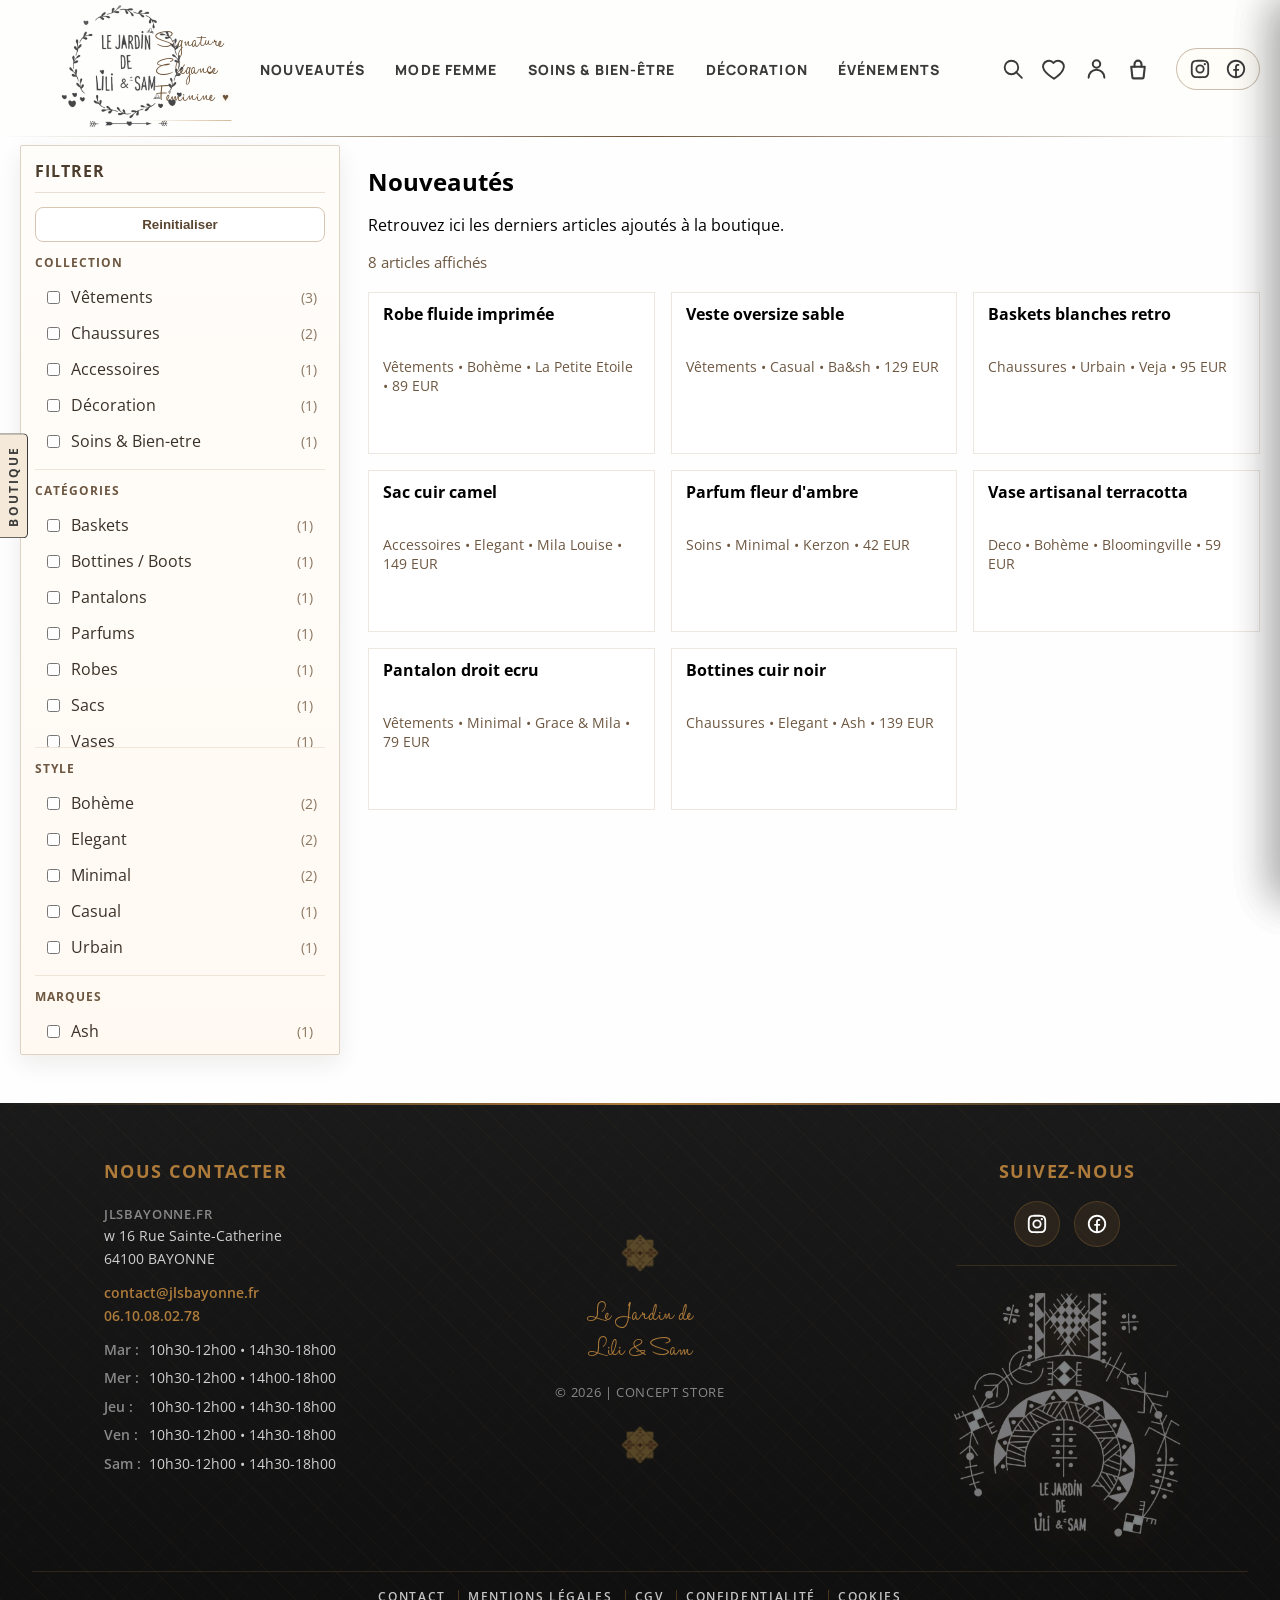
<file: nouveautes.html>
<!DOCTYPE html>
<html lang="fr">

<head>
    <!-- METADONNÉES -->
    <meta charset="UTF-8">
    <meta name="viewport" content="width=device-width, initial-scale=1.0">
    <meta name="description"
        content="Concept store à Bayonne proposant vêtements, accessoires et idées cadeaux au Pays Basque.">
    <meta name="robots" content="index, follow">
    <link rel="canonical" href="https://jlsbayonne.fr/">
    <title>Le Jardin de Lili &amp; Sam | Concept Store | Bayonne</title>

    <!-- LINK -->
    <link rel="stylesheet" href="style.css">
    <link
        href="https://fonts.googleapis.com/css2?family=Bodoni+Moda:wght@500;600&family=Cormorant+Garamond:wght@500;600;700&family=Manrope:wght@600;700;800&family=Open+Sans:wght@400;600&family=Source+Sans+3:wght@600;700;800&display=swap"
        rel="stylesheet">
    <link rel="icon" href="icons/favicon.ico" type="image/x-icon">
    <link rel="preconnect" href="https://fonts.googleapis.com">
    <link rel="preconnect" href="https://fonts.gstatic.com" crossorigin>

    <!-- JS -->
    <script src="carousel.js" defer></script>
    <script src="menu.js" defer></script>
    <script src="search.js" defer></script>
    <script src="script.js" defer></script>
</head>

<body>
    <!-- HEADER -->
    <header class="header">
        <div class="header-container">
            <div class="logo">
                <a href="/">
                    <img src="img/logo.png" draggable="false" alt="logoJLS">
                </a>
                <div class="logo-words" aria-hidden="true">
                    <span>Signature</span>
                    <span>Elégance</span>
                    <span>Féminine</span>
                </div>
                <div class="logo-hover-hint" aria-hidden="true">
                    <span class="logo-hover-arrow">↖</span>
                    <span class="logo-hover-text">
                        <span class="logo-hover-letter" style="--i:1">R</span>
                        <span class="logo-hover-letter" style="--i:2">E</span>
                        <span class="logo-hover-letter" style="--i:3">T</span>
                        <span class="logo-hover-letter" style="--i:4">O</span>
                        <span class="logo-hover-letter" style="--i:5">U</span>
                        <span class="logo-hover-letter" style="--i:6">R</span>
                        <span class="logo-hover-space"></span>
                        <span class="logo-hover-letter" style="--i:7">V</span>
                        <span class="logo-hover-letter" style="--i:8">E</span>
                        <span class="logo-hover-letter" style="--i:9">R</span>
                        <span class="logo-hover-letter" style="--i:10">S</span>
                        <span class="logo-hover-space"></span>
                        <span class="logo-hover-letter" style="--i:11">L</span>
                        <span class="logo-hover-letter" style="--i:12">'</span>
                        <span class="logo-hover-letter" style="--i:13">A</span>
                        <span class="logo-hover-letter" style="--i:14">C</span>
                        <span class="logo-hover-letter" style="--i:15">C</span>
                        <span class="logo-hover-letter" style="--i:16">U</span>
                        <span class="logo-hover-letter" style="--i:17">E</span>
                        <span class="logo-hover-letter" style="--i:18">I</span>
                        <span class="logo-hover-letter" style="--i:19">L</span>
                    </span>
                </div>
            </div>

            <div class="header-search-overlay">
                <div class="header-search">
                    <div class="search-berber-left" aria-hidden="true"></div>
                    <input type="text" placeholder="Rechercher un article, une marque...">
                    <img src="icons/search-outline.svg" class="search-icon-input" alt="Recherche">
                    <button class="search-close" aria-label="Fermer la barre de recherche">
                        <svg viewBox="0 0 24 24" width="22" height="22" fill="none">
                            <path d="M18 6L6 18M6 6l12 12" stroke="currentColor" stroke-width="2"
                                stroke-linecap="round" />
                        </svg>
                    </button>
                    <div class="search-berber-right" aria-hidden="true"></div>
                </div>
            </div>

            <nav class="menu">
                <ul>
                    <li class="submenu-container">
                        <a href="nouveautes.html" class="has-submenu menu-link-nouveautes">Nouveautés</a>
                    </li>
                    <li class="submenu-container">
                        <a href="mode-femme.html" class="has-submenu">Mode Femme</a>
                        <div class="submenu submenu-mega">
                            <div class="submenu-mega-col">
                                <span class="submenu-mega-title">Vêtements</span>
                                <a href="/boutique/produits?CAT=robes&parent=boutique"><img src="icons/submenu/robe.svg" class="submenu-icon" alt=""> Robes</a>
                                <a href="/boutique/produits?CAT=jupes&parent=boutique"><img src="icons/submenu/jupe.svg" class="submenu-icon" alt=""> Jupes</a>
                                <a href="/boutique/produits?CAT=pantalons&parent=boutique"><img src="icons/submenu/pantalon.svg" class="submenu-icon" alt=""> Pantalons</a>
                                <a href="/boutique/produits?CAT=jeans&parent=boutique"><img src="icons/submenu/jean.svg" class="submenu-icon" alt=""> Jeans</a>
                                <a href="/boutique/produits?CAT=vestes&parent=boutique"><img src="icons/submenu/veste.svg" class="submenu-icon" alt=""> Vestes</a>
                                <a href="/boutique/produits?CAT=manteaux&parent=boutique"><img src="icons/submenu/manteau.svg" class="submenu-icon" alt=""> Manteaux</a>
                                <a href="/boutique/produits?CAT=pulls&parent=boutique"><img src="icons/submenu/pull.svg" class="submenu-icon" alt=""> Pulls & Gilets</a>
                                <a href="/boutique/produits?CAT=t-shirts-et-polos&parent=boutique"><img src="icons/submenu/tshirt.svg" class="submenu-icon" alt=""> T-shirts & Polos</a>
                                <a href="/boutique/produits?CAT=chemises&parent=boutique"><img src="icons/submenu/chemise.svg" class="submenu-icon" alt=""> Chemises</a>
                                <a href="/boutique/produits?CAT=combinaisons&parent=boutique"><img src="icons/submenu/combinaison.svg" class="submenu-icon" alt=""> Combinaisons</a>
                            </div>
                            <div class="submenu-mega-col">
                                <span class="submenu-mega-title">Chaussures</span>
                                <a href="/boutique/produits?CAT=basket&parent=boutique"><img src="icons/submenu/basket.svg" class="submenu-icon" alt=""> Basket</a>
                                <a href="/boutique/produits?CAT=bottes&parent=boutique"><img src="icons/submenu/bottes.svg" class="submenu-icon" alt=""> Bottes</a>
                                <a href="/boutique/produits?CAT=bottines-boots&parent=boutique"><img src="icons/submenu/bottines.svg" class="submenu-icon" alt=""> Bottines / Boots</a>
                                <a href="/boutique/produits?CAT=sandales&parent=boutique"><img src="icons/submenu/sandales.svg" class="submenu-icon" alt=""> Sandales</a>
                                <a href="/boutique/produits?CAT=talons&parent=boutique"><img src="icons/submenu/talons.svg" class="submenu-icon" alt=""> Talons</a>
                                <a href="/boutique/produits?CAT=chaussures_plates&parent=boutique"><img src="icons/submenu/chaussures-plates.svg" class="submenu-icon" alt=""> Chaussures plates</a>
                                <a href="/boutique/produits?CAT=chaussures_de_ville&parent=boutique"><img src="icons/submenu/chaussures-ville.svg" class="submenu-icon" alt=""> Chaussures de ville</a>
                                <a href="/boutique/produits?CAT=chaussures_de_sport&parent=boutique"><img src="icons/submenu/chaussures-sport.svg" class="submenu-icon" alt=""> Chaussures de sport</a>
                            </div>
                            <div class="submenu-mega-col">
                                <span class="submenu-mega-title">Accessoires</span>
                                <a href="/boutique/produits?CAT=sacs_maroquinerie&parent=boutique"><img src="icons/submenu/sac.svg" class="submenu-icon" alt=""> Sacs & Maroquinerie</a>
                                <a href="/boutique/produits?CAT=bijoux_fantaisie&parent=boutique"><img src="icons/submenu/bijou.svg" class="submenu-icon" alt=""> Bijoux & Fantaisie</a>
                                <a href="/boutique/produits?CAT=ceintures&parent=boutique"><img src="icons/submenu/ceinture.svg" class="submenu-icon" alt=""> Ceintures</a>
                                <a href="/boutique/produits?CAT=chapeaux&parent=boutique"><img src="icons/submenu/chapeau.svg" class="submenu-icon" alt=""> Chapeaux</a>
                                <a href="/boutique/produits?CAT=echarpes&parent=boutique"><img src="icons/submenu/echarpe.svg" class="submenu-icon" alt=""> Écharpes</a>
                                <a href="/boutique/produits?CAT=gants&parent=boutique"><img src="icons/submenu/gants.svg" class="submenu-icon" alt=""> Gants</a>
                                <a href="/boutique/produits?CAT=lunettes_de_soleil&parent=boutique"><img src="icons/submenu/lunettes-soleil.svg" class="submenu-icon" alt=""> Lunettes de soleil</a>
                            </div>
                        </div>
                    </li>
                    <li class="submenu-container">
                        <a href="soins-bien-etre.html" class="has-submenu">Soins &
                            Bien-être</a>
                        <div class="submenu">
                            <a href="/boutique/produits?CAT=parfums&parent=boutique"><img src="icons/submenu/parfum.svg" class="submenu-icon" alt=""> Parfums</a>
                            <a href="/boutique/produits?CAT=savons_artisanaux&parent=boutique"><img src="icons/submenu/savon.svg" class="submenu-icon" alt=""> Savons artisanaux</a>
                            <a href="/boutique/produits?CAT=soins_corps&parent=boutique"><img src="icons/submenu/soin-corps.svg" class="submenu-icon" alt=""> Soins du corps</a>
                            <a href="/boutique/produits?CAT=soins_visage&parent=boutique"><img src="icons/submenu/soin-visage.svg" class="submenu-icon" alt=""> Soins du visage</a>
                            <a href="/boutique/produits?CAT=bougies_senteurs&parent=boutique"><img src="icons/submenu/bougie.svg" class="submenu-icon" alt=""> Bougies & senteurs</a>

                        </div>
                    </li>
                    <li class="submenu-container">
                        <a href="decoration.html" class="has-submenu">Décoration</a>
                        <div class="submenu">
                            <a href="/boutique/produits?CAT=tapis_berberes&parent=boutique"><img src="icons/submenu/tapis.svg" class="submenu-icon" alt=""> Tapis Berbères</a>
                            <a href="/boutique/produits?CAT=vases_artisanaux&parent=boutique"><img src="icons/submenu/vase.svg" class="submenu-icon" alt=""> Vases artisanaux</a>
                            <a href="/boutique/produits?CAT=bougies_lanternes&parent=boutique"><img src="icons/submenu/lanterne.svg" class="submenu-icon" alt=""> Bougies & lanternes</a>
                            <a href="/boutique/produits?CAT=plateaux_traditionnels&parent=boutique"><img src="icons/submenu/plateau.svg" class="submenu-icon" alt=""> Plateaux
                                traditionnels</a>
                            <a href="/boutique/produits?CAT=decorations_autres&parent=boutique"><img src="icons/submenu/autres-deco.svg" class="submenu-icon" alt=""> Autres</a>
                        </div>
                    </li>
                    <li class="submenu-container">
                        <a href="evenements.html">Événements</a>
                    </li>
                </ul>
            </nav>
            <!-- ICÔNES PRINCIPALES -->
            <div class="icons">
                <!-- RECHERCHE -->
                <button class="icon-wrapper search-toggle" aria-label="Recherche" title="Rechercher">
                    <svg class="radial-icon" viewBox="0 0 24 24" aria-hidden="true" focusable="false">
                        <circle class="radial-icon-fill" cx="11" cy="11" r="6.5" />
                        <path class="radial-icon-fill" d="M15.55 16.26L16.26 15.55L21.2 20.49L20.49 21.2Z" />
                        <circle class="radial-icon-outline" cx="11" cy="11" r="6.5" />
                        <path class="radial-icon-outline" d="M15.5 15.5L21 21" />
                    </svg>
                </button>

                <!-- FAVORIS -->
                <a href="/boutique/produits/?CAT=Favoris&parent=index.html" class="icon-wrapper"
                    data-panel-trigger="panel-favoris" title="Favoris">
                    <svg class="radial-icon" viewBox="0 0 24 24" aria-hidden="true" focusable="false">
                        <defs>
                            <clipPath id="favorite-heart-clip">
                                <path d="M12 21s-6.7-4.35-9.2-8.1C.7 9.8 2.1 5.7 5.8 4.6c2.2-.65 4.4.1 5.7 1.9 1.3-1.8 3.5-2.55 5.7-1.9 3.7 1.1 5.1 5.2 3 8.3C18.7 16.65 12 21 12 21z" />
                            </clipPath>
                        </defs>
                        <circle class="radial-icon-fill" cx="12" cy="12" r="12" clip-path="url(#favorite-heart-clip)" />
                        <path class="radial-icon-outline" d="M12 21s-6.7-4.35-9.2-8.1C.7 9.8 2.1 5.7 5.8 4.6c2.2-.65 4.4.1 5.7 1.9 1.3-1.8 3.5-2.55 5.7-1.9 3.7 1.1 5.1 5.2 3 8.3C18.7 16.65 12 21 12 21z" />
                    </svg>
                    <span class="sr-only">Mes Favoris</span>
                </a>

                <!-- COMPTE -->
                <a href="/boutique/compte.php" class="icon-wrapper" data-panel-trigger="panel-compte" title="Compte" aria-label="Mon Compte">
                    <svg class="radial-icon radial-icon-account" viewBox="0 0 24 24" aria-hidden="true" focusable="false">
                        <path class="radial-icon-fill" d="M12 11.3a3.3 3.3 0 1 0 0-6.6a3.3 3.3 0 0 0 0 6.6Z" />
                        <path class="radial-icon-fill" d="M5 20.1a7 7 0 0 1 14 0Z" />
                        <circle class="radial-icon-outline" cx="12" cy="8" r="3.3" />
                        <path class="radial-icon-outline" d="M5 20.1a7 7 0 0 1 14 0" />
                    </svg>
                </a>

                <!-- PANIER -->
                <a href="/boutique/panier.php" class="icon-wrapper" data-panel-trigger="panel-panier" title="Panier" aria-label="Panier">
                    <svg class="radial-icon radial-icon-cart" viewBox="0 0 24 24" aria-hidden="true" focusable="false">
                        <path class="radial-icon-fill" d="M6.2 9.2h11.6l-1 9.1a1 1 0 0 1-1 .9H8.2a1 1 0 0 1-1-.9Z" />
                        <path class="radial-icon-fill" d="M9 9.2V7a3 3 0 0 1 6 0v2.2" />
                        <path class="radial-icon-outline" d="M6.2 9.2h11.6l-1 9.1a1 1 0 0 1-1 .9H8.2a1 1 0 0 1-1-.9Z" />
                        <path class="radial-icon-outline" d="M9 9.2V7a3 3 0 0 1 6 0v2.2" />
                    </svg>
                    <span class="cart-count">0</span>
                </a>

                <!-- RÉSEAUX SOCIAUX -->
                <div class="social-icons" aria-label="Réseaux sociaux">
                    <a href="https://www.instagram.com/jls_bayonne_" target="_blank" rel="noopener noreferrer"
                        title="Instagram" aria-label="Instagram">
                        <img src="icons/instagram-outline.svg" class="icon-default" alt="Instagram">
                        <img src="icons/instagram-filled.svg" class="icon-hover" alt="">
                    </a>
					<a href="https://www.facebook.com/JLSBayonne" target="_blank" rel="noopener noreferrer"
                        title="Facebook" aria-label="Facebook">
                        <img src="icons/facebook-outline.svg" class="icon-default" alt="Facebook">
                        <img src="icons/facebook-filled.svg" class="icon-hover" alt="">
                    </a>
                </div>
                <!-- BURGER MENU -->
                <button class="burger">
                    <span></span>
                    <span></span>
                    <span></span>
                </button>
            </div>

        </div>
    </header>

    <!---------- CATALOGUE ---------->
    <main class="catalog-page">
        <section class="catalog-content">
            <h1>Nouveautés</h1>
            <p>Retrouvez ici les derniers articles ajoutés à la boutique.</p>
            <p class="catalog-results" data-catalog-results>8 articles affichés</p>

            <div class="catalog-grid">
                <article class="product-card"
                    data-tags="nouveautes,vetements,robes,boheme,prix-50-100,marque-la-petite-etoile">
                    <strong>Robe fluide imprimée</strong><br>
                    <span>Vêtements • Bohème • La Petite Etoile • 89 EUR</span>
                </article>
                <article class="product-card" data-tags="nouveautes,vetements,vestes,casual,prix-100-plus,marque-bash">
                    <strong>Veste oversize sable</strong><br>
                    <span>Vêtements • Casual • Ba&amp;sh • 129 EUR</span>
                </article>
                <article class="product-card" data-tags="nouveautes,chaussures,basket,urbain,prix-50-100,marque-veja">
                    <strong>Baskets blanches retro</strong><br>
                    <span>Chaussures • Urbain • Veja • 95 EUR</span>
                </article>
                <article class="product-card"
                    data-tags="nouveautes,accessoires,sacs_maroquinerie,elegant,prix-100-plus,marque-mila-louise">
                    <strong>Sac cuir camel</strong><br>
                    <span>Accessoires • Elegant • Mila Louise • 149 EUR</span>
                </article>
                <article class="product-card"
                    data-tags="nouveautes,soins_bien_etre,parfums,minimal,prix-0-50,marque-kerzon">
                    <strong>Parfum fleur d'ambre</strong><br>
                    <span>Soins • Minimal • Kerzon • 42 EUR</span>
                </article>
                <article class="product-card"
                    data-tags="nouveautes,decoration,vases_artisanaux,boheme,prix-50-100,marque-bloomingville">
                    <strong>Vase artisanal terracotta</strong><br>
                    <span>Deco • Bohème • Bloomingville • 59 EUR</span>
                </article>
                <article class="product-card"
                    data-tags="nouveautes,vetements,pantalons,minimal,prix-50-100,marque-grace-mila">
                    <strong>Pantalon droit ecru</strong><br>
                    <span>Vêtements • Minimal • Grace &amp; Mila • 79 EUR</span>
                </article>
                <article class="product-card"
                    data-tags="nouveautes,chaussures,bottines-boots,elegant,prix-100-plus,marque-ash">
                    <strong>Bottines cuir noir</strong><br>
                    <span>Chaussures • Elegant • Ash • 139 EUR</span>
                </article>
            </div>
            <p class="catalog-empty" data-catalog-empty hidden>Aucun article ne correspond a ces filtres.</p>
        </section>

        <aside class="catalog-filters" aria-label="Filtres catégories">
            <h2>Filtrer</h2>
            <button class="catalog-reset" type="button" data-catalog-reset>Reinitialiser</button>

            <div class="filter-group" data-filter-group="univers">
                <h3>Collection</h3>
                <label class="filter-option"><input type="checkbox" data-filter data-group="univers" value="vetements">
                    Vêtements <span data-filter-count>(3)</span></label>
                <label class="filter-option"><input type="checkbox" data-filter data-group="univers" value="chaussures">
                    Chaussures <span data-filter-count>(2)</span></label>
                <label class="filter-option"><input type="checkbox" data-filter data-group="univers"
                        value="accessoires"> Accessoires <span data-filter-count>(1)</span></label>
                <label class="filter-option"><input type="checkbox" data-filter data-group="univers"
                        value="soins_bien_etre"> Soins & Bien-etre <span data-filter-count>(1)</span></label>
                <label class="filter-option"><input type="checkbox" data-filter data-group="univers" value="decoration">
                    Décoration <span data-filter-count>(1)</span></label>
            </div>

            <div class="filter-group" data-filter-group="categorie">
                <h3 data-categories-title>Catégories</h3>
                <label class="filter-option" data-universes="vetements"><input type="checkbox" data-filter
                        data-group="categorie" value="robes"> Robes</label>
                <label class="filter-option" data-universes="vetements"><input type="checkbox" data-filter
                        data-group="categorie" value="vestes"> Vestes</label>
                <label class="filter-option" data-universes="vetements"><input type="checkbox" data-filter
                        data-group="categorie" value="pantalons"> Pantalons</label>
                <label class="filter-option" data-universes="chaussures"><input type="checkbox" data-filter
                        data-group="categorie" value="basket"> Baskets</label>
                <label class="filter-option" data-universes="chaussures"><input type="checkbox" data-filter
                        data-group="categorie" value="bottines-boots"> Bottines / Boots</label>
                <label class="filter-option" data-universes="accessoires"><input type="checkbox" data-filter
                        data-group="categorie" value="sacs_maroquinerie"> Sacs</label>
                <label class="filter-option" data-universes="soins_bien_etre"><input type="checkbox" data-filter
                        data-group="categorie" value="parfums"> Parfums</label>
                <label class="filter-option" data-universes="decoration"><input type="checkbox" data-filter
                        data-group="categorie" value="vases_artisanaux"> Vases</label>
            </div>

            <div class="filter-group" data-filter-group="style">
                <h3>Style</h3>
                <label class="filter-option"><input type="checkbox" data-filter data-group="style" value="boheme">
                    Bohème</label>
                <label class="filter-option"><input type="checkbox" data-filter data-group="style" value="casual">
                    Casual</label>
                <label class="filter-option"><input type="checkbox" data-filter data-group="style" value="urbain">
                    Urbain</label>
                <label class="filter-option"><input type="checkbox" data-filter data-group="style" value="elegant">
                    Elegant</label>
                <label class="filter-option"><input type="checkbox" data-filter data-group="style" value="minimal">
                    Minimal</label>
            </div>

            <div class="filter-group" data-filter-group="marque">
                <h3>Marques</h3>
                <label class="filter-option"><input type="checkbox" data-filter data-group="marque" value="marque-apc">
                    A.P.C.</label>
                <label class="filter-option"><input type="checkbox" data-filter data-group="marque"
                        value="marque-agnes-b"> Agnès b.</label>
                <label class="filter-option"><input type="checkbox" data-filter data-group="marque"
                        value="marque-american-vintage"> American Vintage</label>
                <label class="filter-option"><input type="checkbox" data-filter data-group="marque" value="marque-bash">
                    Ba&amp;sh</label>
                <label class="filter-option"><input type="checkbox" data-filter data-group="marque"
                        value="marque-bel-air"> Bel Air</label>
                <label class="filter-option"><input type="checkbox" data-filter data-group="marque"
                        value="marque-bellerose"> Bellerose</label>
                <label class="filter-option"><input type="checkbox" data-filter data-group="marque"
                        value="marque-berenice"> Bérénice</label>
                <label class="filter-option"><input type="checkbox" data-filter data-group="marque"
                        value="marque-claudie-pierlot"> Claudie Pierlot</label>
                <label class="filter-option"><input type="checkbox" data-filter data-group="marque"
                        value="marque-comptoir-des-cotonniers"> Comptoir des Cotonniers</label>
                <label class="filter-option"><input type="checkbox" data-filter data-group="marque"
                        value="marque-hartford"> Hartford</label>
                <label class="filter-option"><input type="checkbox" data-filter data-group="marque" value="marque-ikks">
                    IKKS</label>
                <label class="filter-option"><input type="checkbox" data-filter data-group="marque" value="marque-iro">
                    Iro</label>
                <label class="filter-option"><input type="checkbox" data-filter data-group="marque"
                        value="marque-isabel-marant"> Isabel Marant</label>
                <label class="filter-option"><input type="checkbox" data-filter data-group="marque"
                        value="marque-joseph"> Joseph</label>
                <label class="filter-option"><input type="checkbox" data-filter data-group="marque"
                        value="marque-kenzo"> Kenzo</label>
                <label class="filter-option"><input type="checkbox" data-filter data-group="marque"
                        value="marque-kitsune"> Kitsuné</label>
                <label class="filter-option"><input type="checkbox" data-filter data-group="marque"
                        value="marque-les-petites"> Les Petites</label>
                <label class="filter-option"><input type="checkbox" data-filter data-group="marque" value="marque-maje">
                    Maje</label>
                <label class="filter-option"><input type="checkbox" data-filter data-group="marque"
                        value="marque-paul-and-joe"> Paul &amp; Joe</label>
                <label class="filter-option"><input type="checkbox" data-filter data-group="marque"
                        value="marque-sandro"> Sandro</label>
                <label class="filter-option"><input type="checkbox" data-filter data-group="marque"
                        value="marque-sessun"> Sessùn</label>
                <label class="filter-option"><input type="checkbox" data-filter data-group="marque"
                        value="marque-sud-express"> Sud Express</label>
                <label class="filter-option"><input type="checkbox" data-filter data-group="marque"
                        value="marque-surface-to-air"> Surface to Air</label>
                <label class="filter-option"><input type="checkbox" data-filter data-group="marque"
                        value="marque-tara-jarmon"> Tara Jarmon</label>
                <label class="filter-option"><input type="checkbox" data-filter data-group="marque"
                        value="marque-the-kooples"> The Kooples</label>
                <label class="filter-option"><input type="checkbox" data-filter data-group="marque" value="marque-veja">
                    Veja</label>
                <label class="filter-option"><input type="checkbox" data-filter data-group="marque" value="marque-ash">
                    Ash</label>
                <label class="filter-option"><input type="checkbox" data-filter data-group="marque"
                        value="marque-grace-mila"> Grace &amp; Mila</label>
                <label class="filter-option"><input type="checkbox" data-filter data-group="marque"
                        value="marque-la-petite-etoile"> La Petite Etoile</label>
                <label class="filter-option"><input type="checkbox" data-filter data-group="marque"
                        value="marque-mila-louise"> Mila Louise</label>
                <label class="filter-option"><input type="checkbox" data-filter data-group="marque"
                        value="marque-kerzon"> Kerzon</label>
                <label class="filter-option"><input type="checkbox" data-filter data-group="marque"
                        value="marque-bloomingville"> Bloomingville</label>
            </div>

            <div class="filter-group" data-filter-group="prix">
                <h3>Prix</h3>
                <label class="filter-option"><input type="checkbox" data-filter data-group="prix" value="prix-0-50">
                    Moins de 50 EUR</label>
                <label class="filter-option"><input type="checkbox" data-filter data-group="prix" value="prix-50-100">
                    50 EUR a 100 EUR</label>
                <label class="filter-option"><input type="checkbox" data-filter data-group="prix" value="prix-100-plus">
                    Plus de 100 EUR</label>
            </div>
        </aside>
    </main>
    <!----------FOOTER---------- -->
    <footer id="footer">
        <div class="footer-container">
            <div class="footer-left">
                <strong>Nous contacter</strong>
                <div>
                    <strong style="font-size: 13px; letter-spacing: 0.05em; text-transform: uppercase; color: #888; font-weight: 600;">JLSBAYONNE.FR<br></strong>w
                    16 Rue Sainte-Catherine<br>
                    64100 BAYONNE
                </div>
                <div>
                    <a href="mailto:contact@jlsbayonne.fr">contact@jlsbayonne.fr</a><br>
                    <a href="tel:0610080278">06.10.08.02.78</a>
                </div>
                <div class="horaires">
                    <span class="jour">Mar :</span><span>10h30-12h00 • 14h30-18h00</span>
                    <span class="jour">Mer :</span><span>10h30-12h00 • 14h00-18h00</span>
                    <span class="jour">Jeu :</span><span>10h30-12h00 • 14h30-18h00</span>
                    <span class="jour">Ven :</span><span>10h30-12h00 • 14h30-18h00</span>
                    <span class="jour">Sam :</span><span>10h30-12h00 • 14h30-18h00</span>
                </div>
            </div>

            <div class="footer-center">
                <h3>Le Jardin de<br>Lili & Sam</h3>
                <p>&copy; 2026 | Concept Store</p>
            </div>

            <div class="footer-right social-icons-footer">
                <strong>Suivez-nous</strong>
                <div class="social-icons-footer">
                    <a href="https://www.instagram.com/jls_bayonne_" target="_blank" rel="noopener noreferrer" title="Instagram" aria-label="Instagram">
                        <img src="icons/instagram-outline.svg" alt="Instagram">
                    </a>
                    <a href="https://www.facebook.com/JLSBayonne" target="_blank" rel="noopener noreferrer" title="Facebook" aria-label="Facebook">
                        <img src="icons/facebook-outline.svg" alt="Facebook">
                    </a>
                </div>
                <div class="footer-brand-mark">
                    <img src="img/background-white.webp" alt="Logo Le Jardin de Lili & Sam">
                </div>
            </div>
        </div>
        <nav class="footer-legal" aria-label="Informations légales">
            <a href="mailto:contact@jlsbayonne.fr">Contact</a>
            <a href="/mentions-legales">Mentions Légales</a>
            <a href="/cgv">CGV</a>
            <a href="/confidentialite">Confidentialité</a>
            <a href="/cookies">Cookies</a>
        </nav>
    </footer>

    <!-- WIDGET BOUTIQUE VERTICAL -->
    <div class="contact-widget" id="contact-widget">
        <button class="contact-widget-toggle" type="button" aria-label="Ouvrir les moyens de contact"
            aria-expanded="false" aria-controls="contact-widget-panel">
            <span class="contact-widget-label">BOUTIQUE</span>
        </button>
        <div class="contact-widget-panel" id="contact-widget-panel" aria-hidden="true">
            <a href="https://maps.app.goo.gl/K8HkVCwXNaB93dVm9" class="contact-widget-icon" aria-label="Nous contacter" target="_blank" rel="noopener noreferrer">
                <svg xmlns="http://www.w3.org/2000/svg" viewBox="0 0 24 24" width="24" height="24" fill="none" aria-hidden="true">
                    <path d="M12 22s7-6.2 7-12a7 7 0 1 0-14 0c0 5.8 7 12 7 12z" stroke="currentColor" stroke-width="1.8" stroke-linecap="round" stroke-linejoin="round"/>
                    <circle cx="12" cy="10" r="2.7" stroke="currentColor" stroke-width="1.8"/>
                </svg>
            </a>
            <a href="tel:0610080278" class="contact-widget-icon" aria-label="Appeler">
                <svg viewBox="0 0 24 24" width="16" height="16" fill="none" aria-hidden="true">
                    <path d="M22 16.92v3a2 2 0 0 1-2.18 2A19.79 19.79 0 0 1 11.19 19a19.5 19.5 0 0 1-6-6A19.79 19.79 0 0 1 2.08 4.18 2 2 0 0 1 4.06 2h3a2 2 0 0 1 2 1.72c.12.9.33 1.78.62 2.62a2 2 0 0 1-.45 2.11L8 9.68a16 16 0 0 0 6.32 6.32l1.23-1.23a2 2 0 0 1 2.11-.45c.84.29 1.72.5 2.62.62A2 2 0 0 1 22 16.92z" stroke="currentColor" stroke-width="1.8" stroke-linecap="round" stroke-linejoin="round"/>
                </svg>
            </a>
            <a href="mailto:contact@jlsbayonne.fr" class="contact-widget-icon" aria-label="Envoyer un email">
                <svg viewBox="0 0 24 24" width="16" height="16" fill="none" aria-hidden="true">
                    <rect x="3" y="5" width="18" height="14" rx="2" stroke="currentColor" stroke-width="1.8"/>
                    <path d="M4 7l8 6 8-6" stroke="currentColor" stroke-width="1.8" stroke-linecap="round" stroke-linejoin="round"/>
                </svg>
            </a>
        </div>
    </div>

    <!-- BOUTON RETOUR EN HAUT -->
    <button id="scrollTopBtn" aria-label="Retour en haut">

        <!-- cercle progression -->
        <svg class="progress-ring" width="60" height="60">
            <circle class="progress-ring-bg" cx="30" cy="30" r="26" />
            <circle class="progress-ring-circle" cx="30" cy="30" r="26" />
        </svg>

        <!-- flèche -->
        <svg class="arrow-up" viewBox="0 0 24 24">
            <path d="M12 19V5M5 12l7-7 7 7" stroke="white" stroke-width="2" fill="none" stroke-linecap="round"
                stroke-linejoin="round" />
        </svg>

        <!-- fleur -->
        <svg class="flower-icon" viewBox="0 0 24 24">
            <circle cx="12" cy="12" r="2.5" fill="white" />
            <circle cx="12" cy="5" r="3" fill="white" />
            <circle cx="19" cy="12" r="3" fill="white" />
            <circle cx="12" cy="19" r="3" fill="white" />
            <circle cx="5" cy="12" r="3" fill="white" />
        </svg>

    </button>

    <!-- OVERLAY PANNEAUX -->
    <div class="side-panel-overlay" id="side-panel-overlay"></div>

    <!-- PANNEAU FAVORIS -->
    <aside class="side-panel" id="panel-favoris" aria-label="Mes Favoris">
        <div class="side-panel-head">
            <span class="side-panel-title">Mes Favoris</span>
            <button class="side-panel-close" aria-label="Fermer">
                <svg viewBox="0 0 24 24" width="22" height="22" fill="none">
                    <path d="M18 6L6 18M6 6l12 12" stroke="currentColor" stroke-width="2" stroke-linecap="round" />
                </svg>
            </button>
        </div>
        <div class="side-panel-body">
            <div class="side-panel-empty-state">
                <svg viewBox="0 0 24 24" width="52" height="52" fill="none">
                    <path
                        d="M20.84 4.61a5.5 5.5 0 0 0-7.78 0L12 5.67l-1.06-1.06a5.5 5.5 0 0 0-7.78 7.78l1.06 1.06L12 21.23l7.78-7.78 1.06-1.06a5.5 5.5 0 0 0 0-7.78z"
                        stroke="#c8b49a" stroke-width="1.5" />
                </svg>
                <p>Aucun article en favoris pour l'instant.</p>
                <a href="/boutique/produits/" class="side-panel-btn">Découvrir la boutique</a>
            </div>
        </div>
    </aside>

    <!-- PANNEAU COMPTE -->
    <aside class="side-panel" id="panel-compte" aria-label="Mon Compte">
        <div class="side-panel-head">
            <span class="side-panel-title">Mon Compte</span>
            <button class="side-panel-close" aria-label="Fermer">
                <svg viewBox="0 0 24 24" width="22" height="22" fill="none">
                    <path d="M18 6L6 18M6 6l12 12" stroke="currentColor" stroke-width="2" stroke-linecap="round" />
                </svg>
            </button>
        </div>
        <div class="side-panel-body">
            <form class="side-panel-form" action="/boutique/compte.php" method="post">
                <label for="sp-email">Adresse e‑mail</label>
                <input id="sp-email" type="email" name="email" placeholder="votre@email.fr" autocomplete="email"
                    required>
                <label for="sp-password">Mot de passe</label>
                <input id="sp-password" type="password" name="password" placeholder="••••••••"
                    autocomplete="current-password" required>
                <a href="/boutique/compte.php?action=forgot" class="side-panel-link-small">Mot de passe oublié ?</a>
                <button type="submit" class="side-panel-btn">Se connecter</button>
            </form>
            <div class="side-panel-separator"><span>ou</span></div>
            <a href="/boutique/compte.php?action=register" class="side-panel-btn side-panel-btn-outline">Créer un
                compte</a>
            <div class="side-panel-links">
                <a href="/boutique/compte.php?action=orders">Mes commandes</a>
                <a href="/boutique/compte.php?action=profile">Mes informations</a>
            </div>
        </div>
    </aside>

    <!-- PANNEAU PANIER -->
    <aside class="side-panel" id="panel-panier" aria-label="Mon Panier">
        <div class="side-panel-head">
            <span class="side-panel-title">Mon Panier</span>
            <button class="side-panel-close" aria-label="Fermer">
                <svg viewBox="0 0 24 24" width="22" height="22" fill="none">
                    <path d="M18 6L6 18M6 6l12 12" stroke="currentColor" stroke-width="2" stroke-linecap="round" />
                </svg>
            </button>
        </div>
        <div class="side-panel-body" id="panel-panier-items">
            <div class="side-panel-empty-state">
                <svg viewBox="0 0 24 24" width="52" height="52" fill="none">
                    <path d="M6 2L3 6v14a2 2 0 002 2h14a2 2 0 002-2V6l-3-4zM3 6h18M16 10a4 4 0 01-8 0" stroke="#c8b49a"
                        stroke-width="1.5" stroke-linecap="round" stroke-linejoin="round" />
                </svg>
                <p>Votre panier est vide.</p>
                <a href="/boutique/produits/" class="side-panel-btn">Continuer mes achats</a>
            </div>
        </div>
        <div class="side-panel-footer" id="panel-panier-footer" style="display:none">
            <div class="side-panel-total">
                <span>Sous-total</span>
                <span class="side-panel-total-amount" id="panel-panier-total">0,00 €</span>
            </div>
            <a href="/boutique/panier.php?action=checkout" class="side-panel-btn">Finaliser ma commande</a>
            <a href="/boutique/panier.php" class="side-panel-btn side-panel-btn-outline">Voir mon panier</a>
        </div>
    </aside>

</body>

</html>
</file>
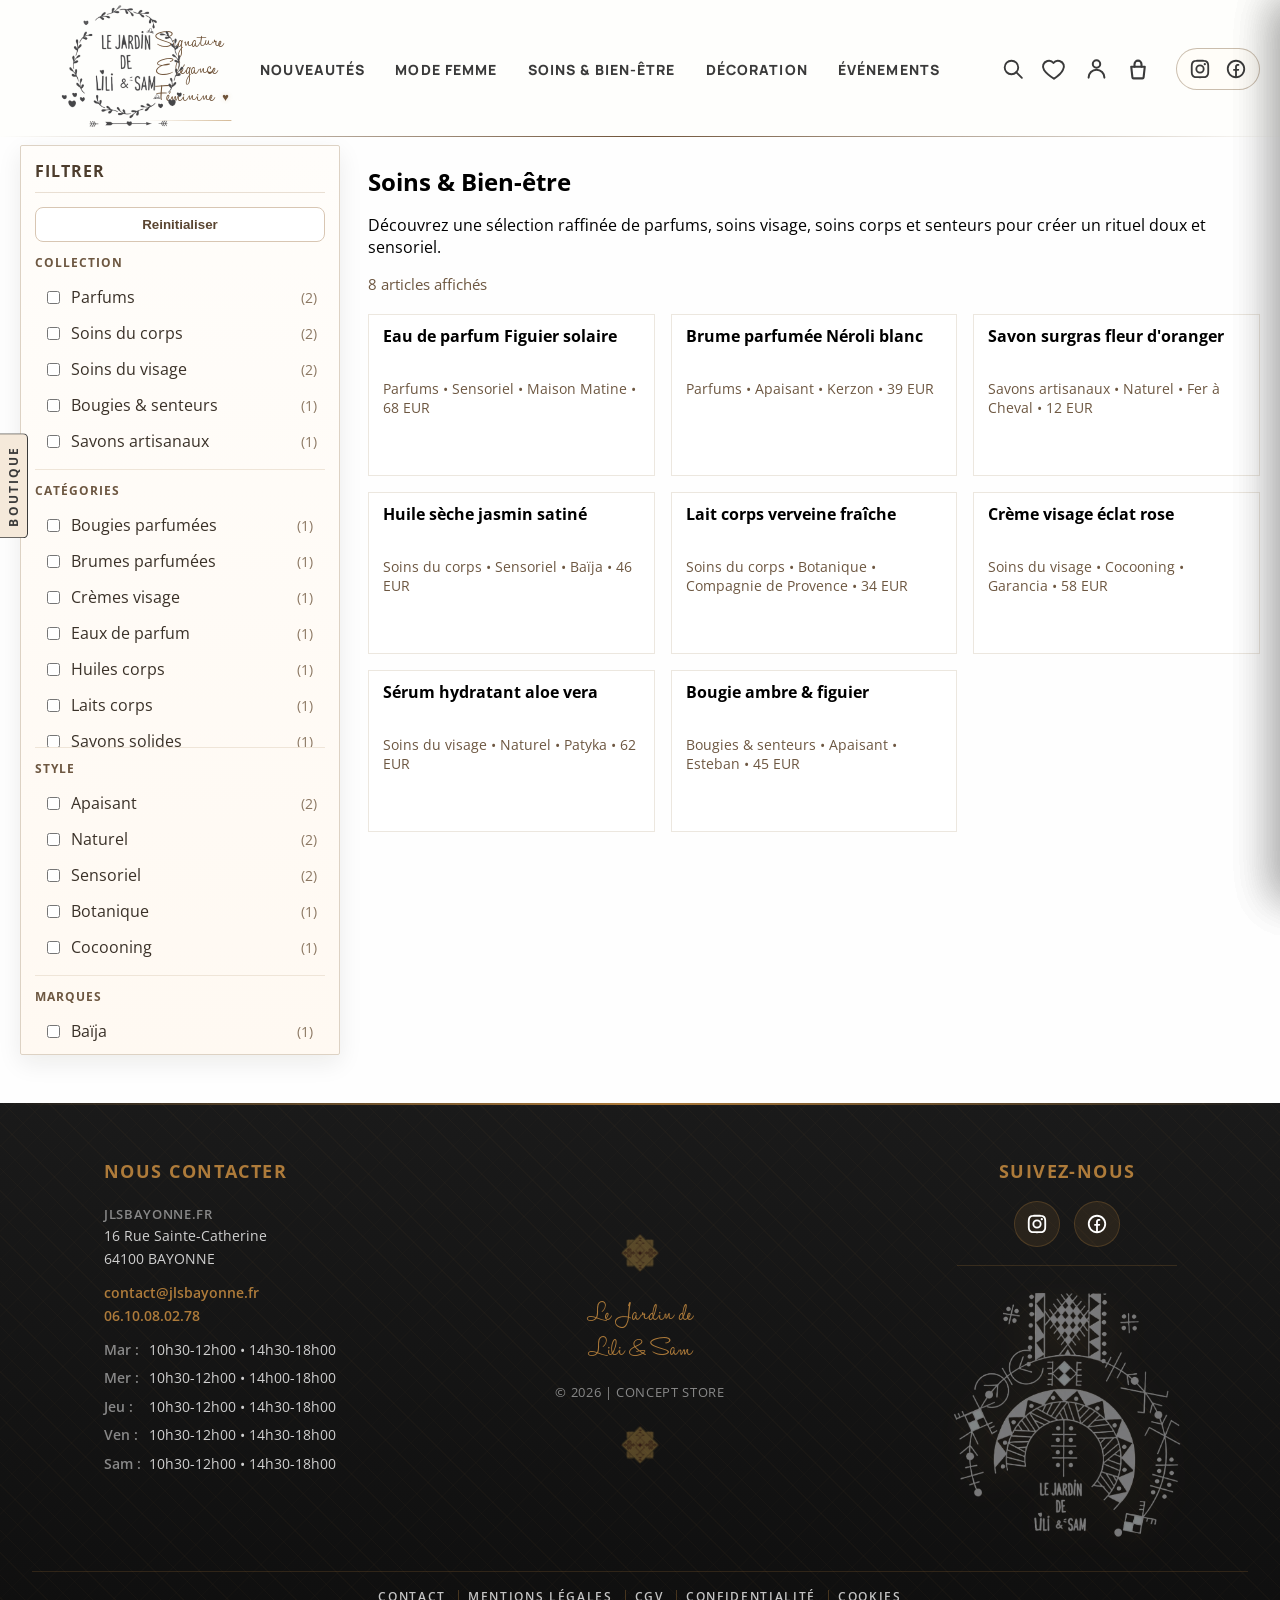
<file: soins-bien-etre.html>
<!DOCTYPE html>
<html lang="fr">

<head>
    <!-- METADONNÉES -->
    <meta charset="UTF-8">
    <meta name="viewport" content="width=device-width, initial-scale=1.0">
    <meta name="description"
        content="Soins & Bien-être - Une sélection de parfums, soins visage, soins corps et senteurs pour la maison au Jardin de Lili & Sam à Bayonne.">
    <meta name="robots" content="index, follow">
    <link rel="canonical" href="https://jlsbayonne.fr/soins-bien-etre.html">
    <title>Soins &amp; Bien-être | Le Jardin de Lili &amp; Sam</title>

    <!-- LINK -->
    <link rel="stylesheet" href="style.css">
    <link rel="preconnect" href="https://fonts.googleapis.com">
    <link rel="preconnect" href="https://fonts.gstatic.com" crossorigin>
    <link
        href="https://fonts.googleapis.com/css2?family=Bodoni+Moda:wght@500;600&family=Cormorant+Garamond:wght@500;600;700&family=Manrope:wght@600;700;800&family=Open+Sans:wght@400;600&family=Source+Sans+3:wght@600;700;800&display=swap"
        rel="stylesheet">
    <link rel="icon" href="icons/favicon.ico" type="image/x-icon">

    <!-- JS -->
    <script src="carousel.js" defer></script>
    <script src="menu.js" defer></script>
    <script src="search.js" defer></script>
    <script src="script.js" defer></script>
</head>

<body>
    <!-- HEADER -->
    <header class="header">
        <div class="header-container">
            <div class="logo">
                <a href="/">
                    <img src="img/logo.png" draggable="false" alt="logoJLS">
                </a>
                <div class="logo-words" aria-hidden="true">
                    <span>Signature</span>
                    <span>Elégance</span>
                    <span>Féminine</span>
                </div>
                <div class="logo-hover-hint" aria-hidden="true">
                    <span class="logo-hover-arrow">↖</span>
                    <span class="logo-hover-text">
                        <span class="logo-hover-letter" style="--i:1">R</span>
                        <span class="logo-hover-letter" style="--i:2">E</span>
                        <span class="logo-hover-letter" style="--i:3">T</span>
                        <span class="logo-hover-letter" style="--i:4">O</span>
                        <span class="logo-hover-letter" style="--i:5">U</span>
                        <span class="logo-hover-letter" style="--i:6">R</span>
                        <span class="logo-hover-space"></span>
                        <span class="logo-hover-letter" style="--i:7">V</span>
                        <span class="logo-hover-letter" style="--i:8">E</span>
                        <span class="logo-hover-letter" style="--i:9">R</span>
                        <span class="logo-hover-letter" style="--i:10">S</span>
                        <span class="logo-hover-space"></span>
                        <span class="logo-hover-letter" style="--i:11">L</span>
                        <span class="logo-hover-letter" style="--i:12">'</span>
                        <span class="logo-hover-letter" style="--i:13">A</span>
                        <span class="logo-hover-letter" style="--i:14">C</span>
                        <span class="logo-hover-letter" style="--i:15">C</span>
                        <span class="logo-hover-letter" style="--i:16">U</span>
                        <span class="logo-hover-letter" style="--i:17">E</span>
                        <span class="logo-hover-letter" style="--i:18">I</span>
                        <span class="logo-hover-letter" style="--i:19">L</span>
                    </span>
                </div>
            </div>

            <div class="header-search-overlay">
                <div class="header-search">
                    <div class="search-berber-left" aria-hidden="true"></div>
                    <input type="text" placeholder="Rechercher un article, une marque...">
                    <img src="icons/search-outline.svg" class="search-icon-input" alt="Recherche">
                    <button class="search-close" aria-label="Fermer la barre de recherche">
                        <svg viewBox="0 0 24 24" width="22" height="22" fill="none">
                            <path d="M18 6L6 18M6 6l12 12" stroke="currentColor" stroke-width="2"
                                stroke-linecap="round" />
                        </svg>
                    </button>
                    <div class="search-berber-right" aria-hidden="true"></div>
                </div>
            </div>

            <nav class="menu">
                <ul>
                    <li class="submenu-container">
                        <a href="nouveautes.html" class="has-submenu menu-link-nouveautes">Nouveautés</a>
                    </li>
                    <li class="submenu-container">
                        <a href="mode-femme.html" class="has-submenu">Mode Femme</a>
                        <div class="submenu submenu-mega">
                            <div class="submenu-mega-col">
                                <span class="submenu-mega-title">Vêtements</span>
                                <a href="/boutique/produits?CAT=robes&parent=boutique"><img src="icons/submenu/robe.svg" class="submenu-icon" alt=""> Robes</a>
                                <a href="/boutique/produits?CAT=jupes&parent=boutique"><img src="icons/submenu/jupe.svg" class="submenu-icon" alt=""> Jupes</a>
                                <a href="/boutique/produits?CAT=pantalons&parent=boutique"><img src="icons/submenu/pantalon.svg" class="submenu-icon" alt=""> Pantalons</a>
                                <a href="/boutique/produits?CAT=jeans&parent=boutique"><img src="icons/submenu/jean.svg" class="submenu-icon" alt=""> Jeans</a>
                                <a href="/boutique/produits?CAT=vestes&parent=boutique"><img src="icons/submenu/veste.svg" class="submenu-icon" alt=""> Vestes</a>
                                <a href="/boutique/produits?CAT=manteaux&parent=boutique"><img src="icons/submenu/manteau.svg" class="submenu-icon" alt=""> Manteaux</a>
                                <a href="/boutique/produits?CAT=pulls&parent=boutique"><img src="icons/submenu/pull.svg" class="submenu-icon" alt=""> Pulls & Gilets</a>
                                <a href="/boutique/produits?CAT=t-shirts-et-polos&parent=boutique"><img src="icons/submenu/tshirt.svg" class="submenu-icon" alt=""> T-shirts & Polos</a>
                                <a href="/boutique/produits?CAT=chemises&parent=boutique"><img src="icons/submenu/chemise.svg" class="submenu-icon" alt=""> Chemises</a>
                                <a href="/boutique/produits?CAT=combinaisons&parent=boutique"><img src="icons/submenu/combinaison.svg" class="submenu-icon" alt=""> Combinaisons</a>
                            </div>
                            <div class="submenu-mega-col">
                                <span class="submenu-mega-title">Chaussures</span>
                                <a href="/boutique/produits?CAT=basket&parent=boutique"><img src="icons/submenu/basket.svg" class="submenu-icon" alt=""> Basket</a>
                                <a href="/boutique/produits?CAT=bottes&parent=boutique"><img src="icons/submenu/bottes.svg" class="submenu-icon" alt=""> Bottes</a>
                                <a href="/boutique/produits?CAT=bottines-boots&parent=boutique"><img src="icons/submenu/bottines.svg" class="submenu-icon" alt=""> Bottines / Boots</a>
                                <a href="/boutique/produits?CAT=sandales&parent=boutique"><img src="icons/submenu/sandales.svg" class="submenu-icon" alt=""> Sandales</a>
                                <a href="/boutique/produits?CAT=talons&parent=boutique"><img src="icons/submenu/talons.svg" class="submenu-icon" alt=""> Talons</a>
                                <a href="/boutique/produits?CAT=chaussures_plates&parent=boutique"><img src="icons/submenu/chaussures-plates.svg" class="submenu-icon" alt=""> Chaussures plates</a>
                                <a href="/boutique/produits?CAT=chaussures_de_ville&parent=boutique"><img src="icons/submenu/chaussures-ville.svg" class="submenu-icon" alt=""> Chaussures de ville</a>
                                <a href="/boutique/produits?CAT=chaussures_de_sport&parent=boutique"><img src="icons/submenu/chaussures-sport.svg" class="submenu-icon" alt=""> Chaussures de sport</a>
                            </div>
                            <div class="submenu-mega-col">
                                <span class="submenu-mega-title">Accessoires</span>
                                <a href="/boutique/produits?CAT=sacs_maroquinerie&parent=boutique"><img src="icons/submenu/sac.svg" class="submenu-icon" alt=""> Sacs & Maroquinerie</a>
                                <a href="/boutique/produits?CAT=bijoux_fantaisie&parent=boutique"><img src="icons/submenu/bijou.svg" class="submenu-icon" alt=""> Bijoux & Fantaisie</a>
                                <a href="/boutique/produits?CAT=ceintures&parent=boutique"><img src="icons/submenu/ceinture.svg" class="submenu-icon" alt=""> Ceintures</a>
                                <a href="/boutique/produits?CAT=chapeaux&parent=boutique"><img src="icons/submenu/chapeau.svg" class="submenu-icon" alt=""> Chapeaux</a>
                                <a href="/boutique/produits?CAT=echarpes&parent=boutique"><img src="icons/submenu/echarpe.svg" class="submenu-icon" alt=""> Écharpes</a>
                                <a href="/boutique/produits?CAT=gants&parent=boutique"><img src="icons/submenu/gants.svg" class="submenu-icon" alt=""> Gants</a>
                                <a href="/boutique/produits?CAT=lunettes_de_soleil&parent=boutique"><img src="icons/submenu/lunettes-soleil.svg" class="submenu-icon" alt=""> Lunettes de soleil</a>
                            </div>
                        </div>
                    </li>
                    <li class="submenu-container">
                        <a href="soins-bien-etre.html" class="has-submenu">Soins &
                            Bien-être</a>
                        <div class="submenu">
                            <a href="/boutique/produits?CAT=parfums&parent=boutique"><img src="icons/submenu/parfum.svg" class="submenu-icon" alt=""> Parfums</a>
                            <a href="/boutique/produits?CAT=savons_artisanaux&parent=boutique"><img src="icons/submenu/savon.svg" class="submenu-icon" alt=""> Savons artisanaux</a>
                            <a href="/boutique/produits?CAT=soins_corps&parent=boutique"><img src="icons/submenu/soin-corps.svg" class="submenu-icon" alt=""> Soins du corps</a>
                            <a href="/boutique/produits?CAT=soins_visage&parent=boutique"><img src="icons/submenu/soin-visage.svg" class="submenu-icon" alt=""> Soins du visage</a>
                            <a href="/boutique/produits?CAT=bougies_senteurs&parent=boutique"><img src="icons/submenu/bougie.svg" class="submenu-icon" alt=""> Bougies & senteurs</a>

                        </div>
                    </li>
                    <li class="submenu-container">
                        <a href="decoration.html" class="has-submenu">Décoration</a>
                        <div class="submenu">
                            <a href="/boutique/produits?CAT=tapis_berberes&parent=boutique"><img src="icons/submenu/tapis.svg" class="submenu-icon" alt=""> Tapis Berbères</a>
                            <a href="/boutique/produits?CAT=vases_artisanaux&parent=boutique"><img src="icons/submenu/vase.svg" class="submenu-icon" alt=""> Vases artisanaux</a>
                            <a href="/boutique/produits?CAT=bougies_lanternes&parent=boutique"><img src="icons/submenu/lanterne.svg" class="submenu-icon" alt=""> Bougies & lanternes</a>
                            <a href="/boutique/produits?CAT=plateaux_traditionnels&parent=boutique"><img src="icons/submenu/plateau.svg" class="submenu-icon" alt=""> Plateaux
                                traditionnels</a>
                            <a href="/boutique/produits?CAT=decorations_autres&parent=boutique"><img src="icons/submenu/autres-deco.svg" class="submenu-icon" alt=""> Autres</a>
                        </div>
                    </li>
                    <li class="submenu-container">
                        <a href="evenements.html">Événements</a>
                    </li>
                </ul>
            </nav>
            <!-- ICÔNES PRINCIPALES -->
            <div class="icons">
                <!-- RECHERCHE -->
                <button class="icon-wrapper search-toggle" aria-label="Recherche" title="Rechercher">
                    <svg class="radial-icon" viewBox="0 0 24 24" aria-hidden="true" focusable="false">
                        <circle class="radial-icon-fill" cx="11" cy="11" r="6.5" />
                        <path class="radial-icon-fill" d="M15.55 16.26L16.26 15.55L21.2 20.49L20.49 21.2Z" />
                        <circle class="radial-icon-outline" cx="11" cy="11" r="6.5" />
                        <path class="radial-icon-outline" d="M15.5 15.5L21 21" />
                    </svg>
                </button>

                <!-- FAVORIS -->
                <a href="/boutique/produits/?CAT=Favoris&parent=index.html" class="icon-wrapper"
                    data-panel-trigger="panel-favoris" title="Favoris">
                    <svg class="radial-icon" viewBox="0 0 24 24" aria-hidden="true" focusable="false">
                        <defs>
                            <clipPath id="favorite-heart-clip">
                                <path d="M12 21s-6.7-4.35-9.2-8.1C.7 9.8 2.1 5.7 5.8 4.6c2.2-.65 4.4.1 5.7 1.9 1.3-1.8 3.5-2.55 5.7-1.9 3.7 1.1 5.1 5.2 3 8.3C18.7 16.65 12 21 12 21z" />
                            </clipPath>
                        </defs>
                        <circle class="radial-icon-fill" cx="12" cy="12" r="12" clip-path="url(#favorite-heart-clip)" />
                        <path class="radial-icon-outline" d="M12 21s-6.7-4.35-9.2-8.1C.7 9.8 2.1 5.7 5.8 4.6c2.2-.65 4.4.1 5.7 1.9 1.3-1.8 3.5-2.55 5.7-1.9 3.7 1.1 5.1 5.2 3 8.3C18.7 16.65 12 21 12 21z" />
                    </svg>
                    <span class="sr-only">Mes Favoris</span>
                </a>

                <!-- COMPTE -->
                <a href="/boutique/compte.php" class="icon-wrapper" data-panel-trigger="panel-compte" title="Compte" aria-label="Mon Compte">
                    <svg class="radial-icon radial-icon-account" viewBox="0 0 24 24" aria-hidden="true" focusable="false">
                        <path class="radial-icon-fill" d="M12 11.3a3.3 3.3 0 1 0 0-6.6a3.3 3.3 0 0 0 0 6.6Z" />
                        <path class="radial-icon-fill" d="M5 20.1a7 7 0 0 1 14 0Z" />
                        <circle class="radial-icon-outline" cx="12" cy="8" r="3.3" />
                        <path class="radial-icon-outline" d="M5 20.1a7 7 0 0 1 14 0" />
                    </svg>
                </a>

                <!-- PANIER -->
                <a href="/boutique/panier.php" class="icon-wrapper" data-panel-trigger="panel-panier" title="Panier" aria-label="Panier">
                    <svg class="radial-icon radial-icon-cart" viewBox="0 0 24 24" aria-hidden="true" focusable="false">
                        <path class="radial-icon-fill" d="M6.2 9.2h11.6l-1 9.1a1 1 0 0 1-1 .9H8.2a1 1 0 0 1-1-.9Z" />
                        <path class="radial-icon-fill" d="M9 9.2V7a3 3 0 0 1 6 0v2.2" />
                        <path class="radial-icon-outline" d="M6.2 9.2h11.6l-1 9.1a1 1 0 0 1-1 .9H8.2a1 1 0 0 1-1-.9Z" />
                        <path class="radial-icon-outline" d="M9 9.2V7a3 3 0 0 1 6 0v2.2" />
                    </svg>
                    <span class="cart-count">0</span>
                </a>

                <!-- RÉSEAUX SOCIAUX -->
                <div class="social-icons" aria-label="Réseaux sociaux">
                    <a href="https://www.instagram.com/jls_bayonne_" target="_blank" rel="noopener noreferrer"
                        title="Instagram" aria-label="Instagram">
                        <img src="icons/instagram-outline.svg" class="icon-default" alt="Instagram">
                        <img src="icons/instagram-filled.svg" class="icon-hover" alt="">
                    </a>
					<a href="https://www.facebook.com/JLSBayonne" target="_blank" rel="noopener noreferrer"
                        title="Facebook" aria-label="Facebook">
                        <img src="icons/facebook-outline.svg" class="icon-default" alt="Facebook">
                        <img src="icons/facebook-filled.svg" class="icon-hover" alt="">
                    </a>
                </div>
                <!-- BURGER MENU -->
                <button class="burger">
                    <span></span>
                    <span></span>
                    <span></span>
                </button>
            </div>

        </div>
    </header>

    <!---------- CATALOGUE ---------->
    <main class="catalog-page">
        <section class="catalog-content">
            <h1>Soins &amp; Bien-être</h1>
            <p>Découvrez une sélection raffinée de parfums, soins visage, soins corps et senteurs pour créer un rituel doux et sensoriel.</p>
            <p class="catalog-results" data-catalog-results>8 articles affichés</p>

            <div class="catalog-grid">
                <article class="product-card"
                    data-tags="soins-bien-etre,parfums,eaux-de-parfum,sensoriel,prix-50-100,marque-maison-matine">
                    <strong>Eau de parfum Figuier solaire</strong><br>
                    <span>Parfums • Sensoriel • Maison Matine • 68 EUR</span>
                </article>
                <article class="product-card"
                    data-tags="soins-bien-etre,parfums,brumes-parfumees,apaisant,prix-0-50,marque-kerzon">
                    <strong>Brume parfumée Néroli blanc</strong><br>
                    <span>Parfums • Apaisant • Kerzon • 39 EUR</span>
                </article>
                <article class="product-card"
                    data-tags="soins-bien-etre,savons_artisanaux,savons-solides,naturel,prix-0-50,marque-fer-a-cheval">
                    <strong>Savon surgras fleur d'oranger</strong><br>
                    <span>Savons artisanaux • Naturel • Fer à Cheval • 12 EUR</span>
                </article>
                <article class="product-card"
                    data-tags="soins-bien-etre,soins_corps,huiles-corps,sensoriel,prix-0-50,marque-baija">
                    <strong>Huile sèche jasmin satiné</strong><br>
                    <span>Soins du corps • Sensoriel • Baïja • 46 EUR</span>
                </article>
                <article class="product-card"
                    data-tags="soins-bien-etre,soins_corps,laits-corps,botanique,prix-0-50,marque-compagnie-de-provence">
                    <strong>Lait corps verveine fraîche</strong><br>
                    <span>Soins du corps • Botanique • Compagnie de Provence • 34 EUR</span>
                </article>
                <article class="product-card"
                    data-tags="soins-bien-etre,soins_visage,cremes-visage,cocooning,prix-50-100,marque-garancia">
                    <strong>Crème visage éclat rose</strong><br>
                    <span>Soins du visage • Cocooning • Garancia • 58 EUR</span>
                </article>
                <article class="product-card"
                    data-tags="soins-bien-etre,soins_visage,serums,naturel,prix-50-100,marque-patyka">
                    <strong>Sérum hydratant aloe vera</strong><br>
                    <span>Soins du visage • Naturel • Patyka • 62 EUR</span>
                </article>
                <article class="product-card"
                    data-tags="soins-bien-etre,bougies_senteurs,bougies-parfumees,apaisant,prix-0-50,marque-esteban">
                    <strong>Bougie ambre &amp; figuier</strong><br>
                    <span>Bougies & senteurs • Apaisant • Esteban • 45 EUR</span>
                </article>
            </div>
            <p class="catalog-empty" data-catalog-empty hidden>Aucun article ne correspond a ces filtres.</p>
        </section>

        <aside class="catalog-filters" aria-label="Filtres catégories">
            <h2>Filtrer</h2>
            <button class="catalog-reset" type="button" data-catalog-reset>Reinitialiser</button>

            <div class="filter-group" data-filter-group="univers">
                <h3>Collection</h3>
                <label class="filter-option"><input type="checkbox" data-filter data-group="univers" value="parfums">
                    Parfums <span data-filter-count>(2)</span></label>
                <label class="filter-option"><input type="checkbox" data-filter data-group="univers" value="savons_artisanaux">
                    Savons artisanaux <span data-filter-count>(1)</span></label>
                <label class="filter-option"><input type="checkbox" data-filter data-group="univers" value="soins_corps">
                    Soins du corps <span data-filter-count>(2)</span></label>
                <label class="filter-option"><input type="checkbox" data-filter data-group="univers" value="soins_visage">
                    Soins du visage <span data-filter-count>(2)</span></label>
                <label class="filter-option"><input type="checkbox" data-filter data-group="univers" value="bougies_senteurs">
                    Bougies & senteurs <span data-filter-count>(1)</span></label>
            </div>

            <div class="filter-group" data-filter-group="categorie">
                <h3 data-categories-title>Catégories</h3>
                <label class="filter-option" data-universes="parfums"><input type="checkbox" data-filter
                        data-group="categorie" value="eaux-de-parfum"> Eaux de parfum</label>
                <label class="filter-option" data-universes="parfums"><input type="checkbox" data-filter
                        data-group="categorie" value="brumes-parfumees"> Brumes parfumées</label>
                <label class="filter-option" data-universes="savons_artisanaux"><input type="checkbox" data-filter
                        data-group="categorie" value="savons-solides"> Savons solides</label>
                <label class="filter-option" data-universes="soins_corps"><input type="checkbox" data-filter
                        data-group="categorie" value="huiles-corps"> Huiles corps</label>
                <label class="filter-option" data-universes="soins_corps"><input type="checkbox" data-filter
                        data-group="categorie" value="laits-corps"> Laits corps</label>
                <label class="filter-option" data-universes="soins_visage"><input type="checkbox" data-filter
                        data-group="categorie" value="cremes-visage"> Crèmes visage</label>
                <label class="filter-option" data-universes="soins_visage"><input type="checkbox" data-filter
                        data-group="categorie" value="serums"> Sérums</label>
                <label class="filter-option" data-universes="bougies_senteurs"><input type="checkbox" data-filter
                        data-group="categorie" value="bougies-parfumees"> Bougies parfumées</label>
            </div>

            <div class="filter-group" data-filter-group="style">
                <h3>Style</h3>
                <label class="filter-option"><input type="checkbox" data-filter data-group="style" value="sensoriel">
                    Sensoriel</label>
                <label class="filter-option"><input type="checkbox" data-filter data-group="style" value="apaisant">
                    Apaisant</label>
                <label class="filter-option"><input type="checkbox" data-filter data-group="style" value="naturel">
                    Naturel</label>
                <label class="filter-option"><input type="checkbox" data-filter data-group="style" value="botanique">
                    Botanique</label>
                <label class="filter-option"><input type="checkbox" data-filter data-group="style" value="cocooning">
                    Cocooning</label>
            </div>

            <div class="filter-group" data-filter-group="marque">
                <h3>Marques</h3>
                <label class="filter-option"><input type="checkbox" data-filter data-group="marque" value="marque-maison-matine">
                    Maison Matine</label>
                <label class="filter-option"><input type="checkbox" data-filter data-group="marque" value="marque-kerzon">
                    Kerzon</label>
                <label class="filter-option"><input type="checkbox" data-filter data-group="marque" value="marque-fer-a-cheval">
                    Fer à Cheval</label>
                <label class="filter-option"><input type="checkbox" data-filter data-group="marque" value="marque-baija">
                    Baïja</label>
                <label class="filter-option"><input type="checkbox" data-filter data-group="marque" value="marque-compagnie-de-provence">
                    Compagnie de Provence</label>
                <label class="filter-option"><input type="checkbox" data-filter data-group="marque" value="marque-garancia">
                    Garancia</label>
                <label class="filter-option"><input type="checkbox" data-filter data-group="marque" value="marque-patyka">
                    Patyka</label>
                <label class="filter-option"><input type="checkbox" data-filter data-group="marque" value="marque-esteban">
                    Esteban</label>
            </div>

            <div class="filter-group" data-filter-group="prix">
                <h3>Prix</h3>
                <label class="filter-option"><input type="checkbox" data-filter data-group="prix" value="prix-0-50">
                    Moins de 50 EUR</label>
                <label class="filter-option"><input type="checkbox" data-filter data-group="prix" value="prix-50-100">
                    50 EUR a 100 EUR</label>
                <label class="filter-option"><input type="checkbox" data-filter data-group="prix" value="prix-100-plus">
                    Plus de 100 EUR</label>
            </div>
        </aside>
    </main>
    <!----------FOOTER---------- -->
    <footer id="footer">
        <div class="footer-container">
            <div class="footer-left">
                <strong>Nous contacter</strong>
                <div>
                    <strong style="font-size: 13px; letter-spacing: 0.05em; text-transform: uppercase; color: #888; font-weight: 600;">JLSBAYONNE.FR<br></strong>
                    16 Rue Sainte-Catherine<br>
                    64100 BAYONNE
                </div>
                <div>
                    <a href="mailto:contact@jlsbayonne.fr">contact@jlsbayonne.fr</a><br>
                    <a href="tel:0610080278">06.10.08.02.78</a>
                </div>
                <div class="horaires">
                    <span class="jour">Mar :</span><span>10h30-12h00 • 14h30-18h00</span>
                    <span class="jour">Mer :</span><span>10h30-12h00 • 14h00-18h00</span>
                    <span class="jour">Jeu :</span><span>10h30-12h00 • 14h30-18h00</span>
                    <span class="jour">Ven :</span><span>10h30-12h00 • 14h30-18h00</span>
                    <span class="jour">Sam :</span><span>10h30-12h00 • 14h30-18h00</span>
                </div>
            </div>

            <div class="footer-center">
                <h3>Le Jardin de<br>Lili & Sam</h3>
                <p>&copy; 2026 | Concept Store</p>
            </div>

            <div class="footer-right social-icons-footer">
                <strong>Suivez-nous</strong>
                <div class="social-icons-footer">
                    <a href="https://www.instagram.com/jls_bayonne_" target="_blank" rel="noopener noreferrer" title="Instagram" aria-label="Instagram">
                        <img src="icons/instagram-outline.svg" alt="Instagram">
                    </a>
                    <a href="https://www.facebook.com/JLSBayonne" target="_blank" rel="noopener noreferrer" title="Facebook" aria-label="Facebook">
                        <img src="icons/facebook-outline.svg" alt="Facebook">
                    </a>
                </div>
                <div class="footer-brand-mark">
                    <img src="img/background-white.webp" alt="Logo Le Jardin de Lili & Sam">
                </div>
            </div>
        </div>
        <nav class="footer-legal" aria-label="Informations légales">
            <a href="mailto:contact@jlsbayonne.fr">Contact</a>
            <a href="/mentions-legales">Mentions Légales</a>
            <a href="/cgv">CGV</a>
            <a href="/confidentialite">Confidentialité</a>
            <a href="/cookies">Cookies</a>
        </nav>
    </footer>

    <!-- WIDGET BOUTIQUE VERTICAL -->
    <div class="contact-widget" id="contact-widget">
        <button class="contact-widget-toggle" type="button" aria-label="Ouvrir les moyens de contact"
            aria-expanded="false" aria-controls="contact-widget-panel">
            <span class="contact-widget-label">BOUTIQUE</span>
        </button>
        <div class="contact-widget-panel" id="contact-widget-panel" aria-hidden="true">
            <a href="https://maps.app.goo.gl/K8HkVCwXNaB93dVm9" class="contact-widget-icon" aria-label="Nous contacter" target="_blank" rel="noopener noreferrer">
                <svg xmlns="http://www.w3.org/2000/svg" viewBox="0 0 24 24" width="24" height="24" fill="none" aria-hidden="true">
                    <path d="M12 22s7-6.2 7-12a7 7 0 1 0-14 0c0 5.8 7 12 7 12z" stroke="currentColor" stroke-width="1.8" stroke-linecap="round" stroke-linejoin="round"/>
                    <circle cx="12" cy="10" r="2.7" stroke="currentColor" stroke-width="1.8"/>
                </svg>
            </a>
            <a href="tel:0610080278" class="contact-widget-icon" aria-label="Appeler">
                <svg viewBox="0 0 24 24" width="16" height="16" fill="none" aria-hidden="true">
                    <path d="M22 16.92v3a2 2 0 0 1-2.18 2A19.79 19.79 0 0 1 11.19 19a19.5 19.5 0 0 1-6-6A19.79 19.79 0 0 1 2.08 4.18 2 2 0 0 1 4.06 2h3a2 2 0 0 1 2 1.72c.12.9.33 1.78.62 2.62a2 2 0 0 1-.45 2.11L8 9.68a16 16 0 0 0 6.32 6.32l1.23-1.23a2 2 0 0 1 2.11-.45c.84.29 1.72.5 2.62.62A2 2 0 0 1 22 16.92z" stroke="currentColor" stroke-width="1.8" stroke-linecap="round" stroke-linejoin="round"/>
                </svg>
            </a>
            <a href="mailto:contact@jlsbayonne.fr" class="contact-widget-icon" aria-label="Envoyer un email">
                <svg viewBox="0 0 24 24" width="16" height="16" fill="none" aria-hidden="true">
                    <rect x="3" y="5" width="18" height="14" rx="2" stroke="currentColor" stroke-width="1.8"/>
                    <path d="M4 7l8 6 8-6" stroke="currentColor" stroke-width="1.8" stroke-linecap="round" stroke-linejoin="round"/>
                </svg>
            </a>
        </div>
    </div>

    <!-- BOUTON RETOUR EN HAUT -->
    <button id="scrollTopBtn" aria-label="Retour en haut">

        <!-- cercle progression -->
        <svg class="progress-ring" width="60" height="60">
            <circle class="progress-ring-bg" cx="30" cy="30" r="26" />
            <circle class="progress-ring-circle" cx="30" cy="30" r="26" />
        </svg>

        <!-- flèche -->
        <svg class="arrow-up" viewBox="0 0 24 24">
            <path d="M12 19V5M5 12l7-7 7 7" stroke="white" stroke-width="2" fill="none" stroke-linecap="round"
                stroke-linejoin="round" />
        </svg>

        <!-- fleur -->
        <svg class="flower-icon" viewBox="0 0 24 24">
            <circle cx="12" cy="12" r="2.5" fill="white" />
            <circle cx="12" cy="5" r="3" fill="white" />
            <circle cx="19" cy="12" r="3" fill="white" />
            <circle cx="12" cy="19" r="3" fill="white" />
            <circle cx="5" cy="12" r="3" fill="white" />
        </svg>

    </button>

    <!-- OVERLAY PANNEAUX -->
    <div class="side-panel-overlay" id="side-panel-overlay"></div>

    <!-- PANNEAU FAVORIS -->
    <aside class="side-panel" id="panel-favoris" aria-label="Mes Favoris">
        <div class="side-panel-head">
            <span class="side-panel-title">Mes Favoris</span>
            <button class="side-panel-close" aria-label="Fermer">
                <svg viewBox="0 0 24 24" width="22" height="22" fill="none">
                    <path d="M18 6L6 18M6 6l12 12" stroke="currentColor" stroke-width="2" stroke-linecap="round" />
                </svg>
            </button>
        </div>
        <div class="side-panel-body">
            <div class="side-panel-empty-state">
                <svg viewBox="0 0 24 24" width="52" height="52" fill="none">
                    <path
                        d="M20.84 4.61a5.5 5.5 0 0 0-7.78 0L12 5.67l-1.06-1.06a5.5 5.5 0 0 0-7.78 7.78l1.06 1.06L12 21.23l7.78-7.78 1.06-1.06a5.5 5.5 0 0 0 0-7.78z"
                        stroke="#c8b49a" stroke-width="1.5" />
                </svg>
                <p>Aucun article en favoris pour l'instant.</p>
                <a href="/boutique/produits/" class="side-panel-btn">Découvrir la boutique</a>
            </div>
        </div>
    </aside>

    <!-- PANNEAU COMPTE -->
    <aside class="side-panel" id="panel-compte" aria-label="Mon Compte">
        <div class="side-panel-head">
            <span class="side-panel-title">Mon Compte</span>
            <button class="side-panel-close" aria-label="Fermer">
                <svg viewBox="0 0 24 24" width="22" height="22" fill="none">
                    <path d="M18 6L6 18M6 6l12 12" stroke="currentColor" stroke-width="2" stroke-linecap="round" />
                </svg>
            </button>
        </div>
        <div class="side-panel-body">
            <form class="side-panel-form" action="/boutique/compte.php" method="post">
                <label for="sp-email">Adresse e‑mail</label>
                <input id="sp-email" type="email" name="email" placeholder="votre@email.fr" autocomplete="email"
                    required>
                <label for="sp-password">Mot de passe</label>
                <input id="sp-password" type="password" name="password" placeholder="••••••••"
                    autocomplete="current-password" required>
                <a href="/boutique/compte.php?action=forgot" class="side-panel-link-small">Mot de passe oublié ?</a>
                <button type="submit" class="side-panel-btn">Se connecter</button>
            </form>
            <div class="side-panel-separator"><span>ou</span></div>
            <a href="/boutique/compte.php?action=register" class="side-panel-btn side-panel-btn-outline">Créer un
                compte</a>
            <div class="side-panel-links">
                <a href="/boutique/compte.php?action=orders">Mes commandes</a>
                <a href="/boutique/compte.php?action=profile">Mes informations</a>
            </div>
        </div>
    </aside>

    <!-- PANNEAU PANIER -->
    <aside class="side-panel" id="panel-panier" aria-label="Mon Panier">
        <div class="side-panel-head">
            <span class="side-panel-title">Mon Panier</span>
            <button class="side-panel-close" aria-label="Fermer">
                <svg viewBox="0 0 24 24" width="22" height="22" fill="none">
                    <path d="M18 6L6 18M6 6l12 12" stroke="currentColor" stroke-width="2" stroke-linecap="round" />
                </svg>
            </button>
        </div>
        <div class="side-panel-body" id="panel-panier-items">
            <div class="side-panel-empty-state">
                <svg viewBox="0 0 24 24" width="52" height="52" fill="none">
                    <path d="M6 2L3 6v14a2 2 0 002 2h14a2 2 0 002-2V6l-3-4zM3 6h18M16 10a4 4 0 01-8 0" stroke="#c8b49a"
                        stroke-width="1.5" stroke-linecap="round" stroke-linejoin="round" />
                </svg>
                <p>Votre panier est vide.</p>
                <a href="/boutique/produits/" class="side-panel-btn">Continuer mes achats</a>
            </div>
        </div>
        <div class="side-panel-footer" id="panel-panier-footer" style="display:none">
            <div class="side-panel-total">
                <span>Sous-total</span>
                <span class="side-panel-total-amount" id="panel-panier-total">0,00 €</span>
            </div>
            <a href="/boutique/panier.php?action=checkout" class="side-panel-btn">Finaliser ma commande</a>
            <a href="/boutique/panier.php" class="side-panel-btn side-panel-btn-outline">Voir mon panier</a>
        </div>
    </aside>

</body>

</html>
</file>
<file: style.css>
/* ----------GLOBAL---------- */
@media (max-width: 1024px) {
    html {
        overflow-x: hidden;
    }
}

body {
    font-family: 'Open Sans', Arial, sans-serif;
    margin: 0;
    padding: 0;
    background: #FEFEFE;
    overflow-x: hidden;
}

@font-face {
    font-family: "Halo Handletter";
    src: url("fonts/HaloHandletter.otf") format("opentype");
    font-weight: 400;
    font-style: normal;
    font-display: swap;
}

@font-face {
    font-family: "AmaticSC-Bold";
    src: url("fonts/AmaticSC-Bold.ttf") format("truetype");
    font-weight: 400;
    font-style: normal;
    font-display: swap;
}

/* Titres principaux du menu header en majuscule */
.menu > ul > li.submenu-container > a {
    text-transform: uppercase;
    font-weight: 800;
    letter-spacing: 0.08em;
}

.filter-group-nouveautes .filter-option.is-zero {
    display: none !important;
}


/* ----------ALL BACKGROUND DECORATION---------- */
.header-search::before {
    content: "";
    position: absolute;
    top: 50%;
    left: 50%;
    transform: translate(-50%, -50%);
    width: 100%;
    height: 100%;
    background-image: url('img/logo-berbere.webp');
    background-repeat: no-repeat;
    background-position: center;
    background-size: auto 200%;
    opacity: 0.17;
    z-index: -1;
    pointer-events: none;
}

.container {
    max-width: 1400px;
    margin: auto;
    padding: 0 40px;
}

/* ----------HEADER---------- */
.header {
    position: sticky;
    top: 0;
    width: 100%;
    background: #fefefc;
    z-index: 1000;
    transition: background 0.2s ease;
}

.header::after {
    content: "";
    position: absolute;
    left: 0;
    bottom: 0;
    width: 100%;
    height: 1.5px;
    background: linear-gradient(to right, #ae7c3a00, #6f5338, #ae7c3a00);
}

.header.search-overlay-open {
    background: transparent;
}

.header.search-overlay-open::after {
    opacity: 0;
}

.header.search-overlay-open .header-container> :not(.header-search-overlay) {
    opacity: 0;
    visibility: hidden;
    pointer-events: none;
    transition: opacity 0.2s ease, visibility 0s linear 0.2s;
}

.header-container {
    max-width: 1400px;
    margin: auto;
    display: grid;
    grid-template-columns: minmax(220px, 1fr) auto minmax(320px, 1fr);
    align-items: center;
    padding: 1px 20px;
}

.header.scrolled {
    backdrop-filter: blur(10px);
    background: rgba(254, 252, 253, 0.6);
}

.header.search-overlay-open.scrolled {
    background: transparent;
    backdrop-filter: none;
}

.header.scrolled .social-icons {
    background: rgba(255, 252, 247, 0.2);
}

/* ----------LOGO---------- */
.logo {
    position: relative;
    transform: translateX(clamp(0px, 3vw, 48px));
}

.logo a {
    position: relative;
    z-index: 1;
    display: inline-block;
}

.logo img:first-child {
    height: 130px;
    width: auto;
    transition: transform 0.3s ease;
}

.logo img:first-child:hover {
    transform: scale(1.02);
    cursor: pointer;
}

.logo-words {
    position: absolute;
    top: 50%;
    left: calc(40% + 2px);
    transform: translateY(-50%);
    display: flex;
    flex-direction: column;
    gap: 3px;
    pointer-events: none;
    white-space: nowrap;
}

.logo-words::before {
    content: "";
    position: absolute;
    left: -10px;
    right: -8px;
    bottom: -13px;
    height: 1px;
    background: linear-gradient(90deg, rgba(174, 123, 58, 0), rgba(174, 123, 58, 0.78), rgba(174, 123, 58, 0));
    background-size: 210% 100%;
    background-position: 0 50%;
    opacity: 0.7;
    animation: logoWordsSheen 10s ease-in-out infinite;
}

.logo-words::after {
    content: "\2665";
    position: absolute;
    right: -5px;
    bottom: 6px;
    font-size: 11px;
    line-height: 1;
    color: #6f5338;
    text-shadow: 0 0 5px rgba(174, 123, 58, 0.24);
}

.logo-words span {
    font-family: "Halo Handletter", "Cormorant Garamond", serif;
    font-size: 24px;
    font-style: normal;
    font-weight: 400;
    letter-spacing: 0.02em;
    line-height: 1;
    color: #6f5338;
    text-transform: none;
    text-shadow: 0 1px 0 rgba(255, 255, 255, 0.4);
}

.logo-hover-hint {
    position: absolute;
    top: calc(50% + 59.4px);
    left: calc(34% + 5px);
    transform: translateY(-50%) translateX(-4px);
    display: inline-flex;
    align-items: center;
    gap: 4px;
    opacity: 0;
    pointer-events: none;
    white-space: nowrap;
    transition: opacity 0.25s ease, transform 0.25s ease;
}

.logo:hover .logo-hover-hint {
    opacity: 0;
}

.logo a:hover + .logo-words ~ .logo-hover-hint {
    opacity: 1;
    transform: translateY(-50%) translateX(0);
}

.logo-hover-arrow {
    font-size: 23px;
    color: #3A3A3A;
    display: inline-block;
    transform: rotate(-15deg) translateY(-7px);
}

.logo-hover-text {
    display: inline-flex;
    align-items: center;
    font-family: "Open Sans", Arial, sans-serif;
    font-size: 11px;
    font-weight: 600;
    letter-spacing: 0.1em;
    color: #3A3A3A;
    background: linear-gradient(to right, rgba(174, 124, 58, 0.22) 0%, rgba(174, 124, 58, 0.12) 45%, rgba(174, 124, 58, 0) 100%);
    border-radius: 8px 0 0 8px;
    padding-left: 7px;
    text-transform: uppercase;
}

.logo-hover-letter {
    opacity: 1;
}

.logo-hover-space {
    width: 0.35em;
}

/* ----------MENU---------- */
.menu {
    display: flex;
    align-items: center;
    gap: 30px;
    justify-self: center;
}

.menu > ul {
    display: contents;
}

.menu > ul > li {
    list-style: none;
    padding: 0;
    margin: 0;
}

.menu a {
    position: relative;
    text-decoration: none;
    color: #3A3A3A;
    font-family: 'Manrope', 'Open Sans', Arial, sans-serif;
    font-size: 14px;
    font-weight: 700;
    letter-spacing: 0.3px;
    padding-bottom: 5px;
    transition: transform 0.2s ease, color 0.2s ease;
}

/* Les liens principaux du menu en majuscule — géré en haut du fichier */

.menu a::after {
    content: "";
    position: absolute;
    left: 0;
    bottom: 0;
    width: 0;
    background: #AE7B3A;
    transition: width 0.3s ease;
    height: 3px;
}

.menu a:hover::after {
    width: 100%;
}

.menu a:hover {
    color: #AE7B3A;
    animation: rainbow-text 5s linear infinite;
}

@keyframes rainbow-text {
    0% {
        filter: hue-rotate(0deg);
    }

    100% {
        filter: hue-rotate(360deg);
    }
}

/* ----------SUBMENU - DROPDOWN STYLE---------- */
.submenu-container {
    position: relative;
}


.submenu {
    display: block;
    position: absolute;
    top: calc(100% + 1px);
    left: 0;
    min-width: 180px;
    padding: 12px 0;
    background: #ffffff;
    border: 1px solid #000000;
    border-top: 0;
    box-shadow: 0 8px 24px rgba(0, 0, 0, 0.12);
    z-index: 999;
    border-radius: 0 0 2px 2px;
    overflow: hidden;
    opacity: 1;
    visibility: hidden;
    pointer-events: none;
    clip-path: inset(0 0 100% 0);
    transition: none;
}

/* MEGA MENU MODE FEMME */
.submenu-mega {
    min-width: 700px;
    max-width: 900px;
    padding: 32px 36px 28px 36px;
    display: flex;
    gap: 48px;
    background: #fff;
    border-radius: 0 0 2px 2px;
    box-shadow: 0 8px 32px rgba(0,0,0,0.13);
        border: 1px solid #000000;
    border-top: none;
}

.submenu-mega-col {
    display: flex;
    flex-direction: column;
    min-width: 180px;
    gap: 2px;
}

.submenu-mega-title {
    font-size: 1.08em;
    font-weight: 700;
    color: #AE7B3A;
    margin-bottom: 10px;
    letter-spacing: 0.01em;
    text-transform: uppercase;
    background: none;
    border: none;
    padding: 0;
}

.submenu-mega-title--link {
    cursor: pointer;
}

.submenu-mega-title--link:hover {
    color: #8f632f;
    text-decoration: underline;
    text-underline-offset: 2px;
}

.submenu-mega-title--link:focus-visible {
    outline: 2px solid rgba(174, 123, 58, 0.55);
    outline-offset: 2px;
}

.submenu-mega .submenu-mega-col a {
    display: flex;
    align-items: center;
    gap: 8px;
    text-transform: none;
    font-size: 13px;
    font-weight: 400;
    color: #3A3A3A;
    padding: 7px 0 7px 0;
    background: none;
    border: none;
    transition: color 0.18s, background 0.18s, padding 0.18s;
    text-decoration: none;
}

.submenu-icon {
    width: 16px;
    height: 16px;
    flex-shrink: 0;
    align-self: center;
    display: block;
    opacity: 0.8;
    transition: opacity 0.18s;
}

.submenu-mega .submenu-mega-col a:hover .submenu-icon {
    opacity: 0.9;
}

.submenu-mega .submenu-mega-col a:hover {
    color: #AE7B3A;
    background: #f8f2ed;
    padding-left: 10px;
    text-decoration: underline;
    text-underline-offset: 2px;
}

@media (max-width: 900px) {
    .submenu-mega {
        min-width: 0;
        max-width: 98vw;
        padding: 18px 6vw 18px 6vw;
        gap: 18px;
    }
    .submenu-mega-col {
        min-width: 120px;
    }
}

.submenu::before {
    content: "";
    position: absolute;
    top: 0;
    left: 0;
    width: 100%;
    height: 3px;
    background: #AE7B3A;
    transform: scaleX(0);
    transform-origin: left;
    pointer-events: none;
}

.submenu-container:hover .submenu::before,
.submenu-container:focus-within .submenu::before {
    animation: submenu-border-reveal 0.13s ease forwards, rainbow-text 5s linear infinite;
}

@keyframes submenu-border-reveal {
    from {
        transform: scaleX(0);
    }

    to {
        transform: scaleX(1);
    }
}

.submenu-inner {
    display: flex;
    flex-direction: column;
}

/* Colonne du mega menu */
.submenu-col {
    display: none;
}

.submenu-col-title {
    display: none;
}

.submenu a {
    display: flex;
    align-items: center;
    gap: 8px;
    padding: 8px 18px;
    font-size: 13px;
    font-weight: 400;
    color: #3A3A3A;
    text-decoration: none;
    background: transparent;
    transition: all 0.2s ease;
    white-space: nowrap;
}

.submenu a::after {
    display: none;
}

.submenu a:hover {
    color: #AE7B3A;
    background: rgb(248, 242, 237);
    padding-left: 21px;
    text-decoration: underline;
    text-decoration-thickness: 1px;
    text-underline-offset: 3px;
    animation: none;
}

/* Lien "Voir tout" mis en avant */
.submenu a.voir-tout {
    font-weight: 700;
    font-size: 13px;
    color: #AE7B3A;
    margin-top: 0;
}

.submenu a.voir-tout:hover {
    text-decoration: underline;
}

/* Image promo dans le mega menu */
.submenu-promo {
    display: none;
}

/* Ouverture */
.submenu-container:hover .submenu,
.submenu-container:focus-within .submenu {
    visibility: visible;
    pointer-events: auto;
    clip-path: inset(0 0 0 0);
    transition: clip-path 0.22s ease-out;
}

/* Séparateur vertical entre colonnes */
.submenu-divider {
    width: 1px;
    background: #f0ece7;
    align-self: stretch;
    flex-shrink: 0;
}

/* ----------SEARCH HEADER OVERLAY---------- */
.header-search {
    position: relative;
    top: 0;
    left: 0;
    width: 100%;
    height: 136.5px;
    background: #FDFEFC;
    display: flex;
    align-items: center;
    justify-content: center;
    padding: 0 20px;
    box-shadow: 0 4px 12px rgba(0, 0, 0, 0.05);
    transform: translateY(-100%);
    opacity: 0;
    transition: all 0.3s ease;
    z-index: 1;
}

.header-search.scrolled {
    backdrop-filter: blur(10px);
    background: rgba(254, 252, 253, 0.9);
}

.header-search::after {
    content: "";
    position: absolute;
    left: 0;
    bottom: 0;
    /* en bas de la section */
    width: 100%;
    height: 1.5px;
    background: linear-gradient(to right, #ae7c3a00, #ae7c3a, #ae7c3a00);
}

/* ===== DÉCORATIONS BERBÈRES — CÔTÉS GAUCHE & DROITE ===== */

.search-berber-left,
.search-berber-right {
    position: absolute;
    top: 0;
    height: 100%;
    width: 40%;
    max-width: 420px;
    pointer-events: none;
    z-index: 0;
    overflow: hidden;
}

.search-berber-left {
    left: 0;
    -webkit-mask-image: linear-gradient(to right, rgba(0,0,0,0.92) 0%, rgba(0,0,0,0.72) 40%, rgba(0,0,0,0.28) 72%, rgba(0,0,0,0) 100%);
    mask-image: linear-gradient(to right, rgba(0,0,0,0.92) 0%, rgba(0,0,0,0.72) 40%, rgba(0,0,0,0.28) 72%, rgba(0,0,0,0) 100%);
}

.search-berber-right {
    right: 0;
    -webkit-mask-image: linear-gradient(to left, rgba(0,0,0,0.92) 0%, rgba(0,0,0,0.72) 40%, rgba(0,0,0,0.28) 72%, rgba(0,0,0,0) 100%);
    mask-image: linear-gradient(to left, rgba(0,0,0,0.92) 0%, rgba(0,0,0,0.72) 40%, rgba(0,0,0,0.28) 72%, rgba(0,0,0,0) 100%);
}

/* Motif géométrique amazigh — double couche pour effet textile */
.search-berber-left::before,
.search-berber-right::before {
    content: "";
    position: absolute;
    inset: 0;
    background-image:
        url("data:image/svg+xml,%3Csvg xmlns='http://www.w3.org/2000/svg' width='80' height='80'%3E%3Cpolygon points='40,6 74,40 40,74 6,40' fill='none' stroke='%23AE7B3A' stroke-width='1.5' opacity='0.44'/%3E%3Cpolygon points='40,22 58,40 40,58 22,40' fill='none' stroke='%23AE7B3A' stroke-width='0.9' opacity='0.28'/%3E%3Cline x1='40' y1='22' x2='40' y2='58' stroke='%23AE7B3A' stroke-width='0.7' opacity='0.22'/%3E%3Cline x1='22' y1='40' x2='58' y2='40' stroke='%23AE7B3A' stroke-width='0.7' opacity='0.22'/%3E%3Cpolygon points='40,31 49,40 40,49 31,40' fill='%23AE7B3A' opacity='0.18'/%3E%3Ccircle cx='40' cy='6' r='2.5' fill='%23AE7B3A' opacity='0.52'/%3E%3Ccircle cx='74' cy='40' r='2.5' fill='%23AE7B3A' opacity='0.52'/%3E%3Ccircle cx='40' cy='74' r='2.5' fill='%23AE7B3A' opacity='0.52'/%3E%3Ccircle cx='6' cy='40' r='2.5' fill='%23AE7B3A' opacity='0.52'/%3E%3Cpolygon points='0,0 18,0 0,18' fill='%23AE7B3A' opacity='0.1'/%3E%3Cpolygon points='80,0 62,0 80,18' fill='%23AE7B3A' opacity='0.1'/%3E%3Cpolygon points='0,80 18,80 0,62' fill='%23AE7B3A' opacity='0.1'/%3E%3Cpolygon points='80,80 62,80 80,62' fill='%23AE7B3A' opacity='0.1'/%3E%3C/svg%3E"),
        url("data:image/svg+xml,%3Csvg xmlns='http://www.w3.org/2000/svg' width='40' height='40'%3E%3Cpolygon points='20,3 37,20 20,37 3,20' fill='none' stroke='%23C4934A' stroke-width='0.8' opacity='0.3'/%3E%3Cpolygon points='20,12 28,20 20,28 12,20' fill='%23AE7B3A' opacity='0.13'/%3E%3C/svg%3E");
    background-size: 80px 80px, 40px 40px;
    background-repeat: repeat, repeat;
}

/* Frange triangulaire extérieure — liseré textile amazigh */
.search-berber-left::after {
    content: "";
    position: absolute;
    top: 0;
    left: 0;
    width: 12px;
    height: 100%;
    background-image: url("data:image/svg+xml,%3Csvg xmlns='http://www.w3.org/2000/svg' width='12' height='24'%3E%3Cpolygon points='0,0 12,12 0,24' fill='%23AE7B3A' opacity='0.62'/%3E%3Cpolygon points='2,4 9,12 2,20' fill='%23FDFEFC' opacity='0.58'/%3E%3C/svg%3E");
    background-size: 12px 24px;
    background-repeat: repeat-y;
    animation: berberFringeShimmer 4s ease-in-out infinite;
}

.search-berber-right::after {
    content: "";
    position: absolute;
    top: 0;
    right: 0;
    width: 12px;
    height: 100%;
    background-image: url("data:image/svg+xml,%3Csvg xmlns='http://www.w3.org/2000/svg' width='12' height='24'%3E%3Cpolygon points='12,0 0,12 12,24' fill='%23AE7B3A' opacity='0.62'/%3E%3Cpolygon points='10,4 3,12 10,20' fill='%23FDFEFC' opacity='0.58'/%3E%3C/svg%3E");
    background-size: 12px 24px;
    background-repeat: repeat-y;
    animation: berberFringeShimmer 4s ease-in-out infinite;
    animation-delay: 2s;
}

@keyframes berberFringeShimmer {
    0%, 100% { opacity: 0.5; }
    50%       { opacity: 1; }
}

@media (max-width: 900px) {
    .search-berber-left,
    .search-berber-right {
        display: none;
    }
}

.header-search.active {
    transform: translateY(0);
}

.header-search input {
    max-width: 50%;
    /* responsive sur mobile */
    width: 350px;
    font-size: 16px;
    border: 2px solid #AE7B3A;
    /* Ajout d'un encadré */
    border-radius: 4px;
    /* Coins arrondis */
    outline: none;
    padding: 10px 10px 10px 35px;
    background: #fff;
    box-shadow: 0 2px 8px rgba(174, 123, 58, 0.08);
    /* Légère ombre */
    transition: border-color 0.2s;
    animation: rainbow-border 5s linear infinite;
    margin-left: 50px;
}

.header-search input:focus {
    border-color: #191919;
    /* Couleur différente au focus */
}

@keyframes rainbow-border {
    0% {
        border-color: #AE7B3A;
        box-shadow: 0 0 8px 0 #AE7B3A;
    }

    20% {
        border-color: #E94F37;
        box-shadow: 0 0 8px 0 #E94F37;
    }

    40% {
        border-color: #FFD700;
        box-shadow: 0 0 8px 0 #FFD700;
    }

    60% {
        border-color: #3AAFA9;
        box-shadow: 0 0 8px 0 #3AAFA9;
    }

    80% {
        border-color: #6A4C93;
        box-shadow: 0 0 8px 0 #6A4C93;
    }

    100% {
        border-color: #AE7B3A;
        box-shadow: 0 0 8px 0 #AE7B3A;
    }
}

/* ICONS OVERLAY */

.search-icon-input {
    position: absolute;
    left: calc(50% + 166px);
    width: 22px;
    height: 22px;
    padding: 4px;
    box-sizing: content-box;
    cursor: pointer;
    pointer-events: auto;
    opacity: 0.75;
    transition: transform 0.2s ease, opacity 0.2s ease;
    transform-origin: center;
}

.search-icon-input:hover {
    opacity: 0.9;
    animation: search-icon-hover 0.45s ease;
    transform: scale(1.05);
}

.search-icon-input:active {
    transform: scale(0.96);
}

@keyframes search-icon-hover {
    0% {
        transform: scale(1) rotate(0deg);
    }

    50% {
        transform: scale(1.12) rotate(-8deg);
    }

    100% {
        transform: scale(1.05) rotate(0deg);
    }
}

.search-close {
    width: 30px;
    margin-right: 10px;
    cursor: pointer;
}

/* OVERLAY SOMBRE LORSQUE QU'ON CLIQUE SUR RECHERCHER */

.header-search-overlay {
    position: fixed;
    will-change: opacity;
    top: 0;
    left: 0;
    width: 100%;
    height: 100vh;
    background: rgba(0, 0, 0, 0.35);
    display: flex;
    justify-content: center;
    align-items: flex-start;
    opacity: 0;
    visibility: hidden;
    transition: opacity 0.3s ease;
    z-index: 3000;
}

/* ACTIF */

.header-search-overlay.active {
    opacity: 1;
    visibility: visible;
}

/* ANIMATION DESCENTE */

.header-search-overlay.active .header-search {

    transform: translateY(0);
    opacity: 1;
}

/* INPUT */

.search-close {
    width: 30px;
    font-size: 26px;
    height: 30px;
    background: #FDFEFC;
    border: 1px solid rgba(122, 92, 62, 0.16);
    cursor: pointer;
    margin-left: 10px;
    color: #3A3A3A;
    padding: 4px;
    line-height: 1;
    display: flex;
    align-items: center;
    justify-content: center;
    opacity: 0.9;
    transition: color 0.2s ease, transform 0.2s ease, border-color 0.2s ease, background 0.2s ease;
}

.search-close:hover {
    color: #AE7B3A;
    background: rgba(255, 248, 239, 0.92);
    border-color: rgba(174, 123, 58, 0.32);
    transform: rotate(90deg);
}

.search-toggle {
    display: flex;
    align-items: center;
    align-self: center;
    cursor: pointer;
    transition: opacity 0.2s;
    margin-bottom: 0;
}

.icon-toggle:hover {
    opacity: 0.9;
}

/* ----------BURGER MENU---------- */
.burger {
    display: none;
    /* caché par défaut */
    flex-direction: column;
    justify-content: space-between;
    width: 28px;
    height: 22px;
    background: none;
    border: none;
    cursor: pointer;
    padding: 0;
    border-radius: 6px;
    transition: transform 0.24s ease, background-color 0.24s ease;
    z-index: 1001;
    /* devant le menu */
}

.burger span {
    display: block;
    height: 3px;
    width: 100%;
    background-color: #454545;
    border-radius: 2px;
    transform-origin: center;
    transition: transform 0.34s cubic-bezier(0.22, 1, 0.36, 1), opacity 0.2s ease, background-color 0.2s ease;
}

.burger:hover {
    background-color: rgba(174, 123, 58, 0.08);
}

.burger:active {
    transform: scale(0.94);
}

/* Menu mobile */
.menu.mobile {
    display: flex;
    position: absolute;
    top: 100%;
    left: 0;
    width: 100%;
    background: #FEFCFD;
    flex-direction: column;
    gap: 20px;
    padding: 15px 20px;
    box-shadow: 0 4px 12px rgba(0, 0, 0, 0.1);
}

.menu.mobile a {
    font-size: 20px;
    padding: 10px 0;
}

/* burger actif => croix */
.burger.active {
    transform: rotate(0deg);
}

.burger.active span {
    background-color: #AE7B3A;
}

.burger.active span:nth-child(1) {
    transform: translateY(9.5px) rotate(45deg);
}

.burger.active span:nth-child(2) {
    opacity: 0;
    transform: scaleX(0);
}

.burger.active span:nth-child(3) {
    transform: translateY(-9.5px) rotate(-45deg);
}

.burger:hover.active span {
    background-color: #8f632f;
}

@media (prefers-reduced-motion: reduce) {
    .burger,
    .burger span {
        transition: none;
    }
}

/* RESPONSIVE */
@media (max-width: 1024px) {
    .header {
        min-height: 92px;
    }

    .header-container {
        grid-template-columns: 1fr auto;
        padding: 0 14px;
        min-height: 92px;
    }

    .logo {
        justify-self: start;
        transform: none;
    }

    .logo img:first-child {
        height: 96px;
    }

    .logo-words {
        left: calc(40% + 1px);
    }

    .logo-words span {
        font-size: 19px;
    }

    .menu {
        display: none;
        /* cache menu desktop */
    }

    .social-icons {
        display: none;
    }

    .icons {
        gap: 4px;
    }

    .icon-wrapper {
        width: 34px;
        height: 34px;
    }

    .radial-icon {
        width: 23px;
        height: 23px;
    }

    .radial-icon-cart {
        width: 25px;
        height: 25px;
    }

    .radial-icon-account {
        width: 24px;
        height: 24px;
    }

    .burger {
        display: flex;
        width: 25px;
        height: 20px;
        margin-left: 2px;
    }

    .burger.active span:nth-child(1) { transform: translateY(8.5px) rotate(45deg); }
    .burger.active span:nth-child(3) { transform: translateY(-8.5px) rotate(-45deg); }

    .menu.mobile .submenu-container {
        width: 100%;
    }

    .menu.mobile .submenu {
        position: static;
        transform: none;
        clip-path: none;
        min-width: 0;
        max-height: 0;
        opacity: 1;
        visibility: visible;
        pointer-events: auto;
        overflow: hidden;
        border: 0;
        box-shadow: none;
        padding: 0;
        transition: max-height 0.25s ease, padding 0.25s ease;
    }

    .menu.mobile .submenu::before {
        display: none;
    }

    .menu.mobile .submenu-mega {
        display: block;
        max-width: 100%;
        padding: 0;
        border-radius: 0;
    }

    .menu.mobile .submenu-mega-col {
        min-width: 0;
        gap: 0;
    }

    .menu.mobile .submenu-mega-title {
        margin: 10px 0 6px;
        font-size: 0.95rem;
    }

    .menu.mobile .submenu-divider {
        display: none;
    }

    .menu.mobile .submenu-container.is-open .submenu {
        max-height: 70vh;
        padding: 8px 0 2px;
        overflow-y: auto;
    }
}

@media (max-width: 768px) {
    .header {
        min-height: 78px;
    }

    .header-container {
        padding: 0 10px;
        min-height: 78px;
    }

    .header::after {
        height: 1px;
    }

    .logo img:first-child {
        height: 76px;
    }

    .logo-words,
    .logo-hover-hint {
        display: none;
    }

    .icons {
        gap: 2px;
    }

    .icon-wrapper {
        width: 31px;
        height: 31px;
    }

    .radial-icon {
        width: 21px;
        height: 21px;
    }

    .radial-icon-cart {
        width: 23px;
        height: 23px;
        margin-top: 0;
    }

    .radial-icon-account {
        width: 22px;
        height: 22px;
    }

    .cart-count {
        top: -4px;
        right: -4px;
        width: 16px;
        height: 16px;
        font-size: 10px;
    }

    .burger {
        width: 23px;
        height: 18px;
    }

    .burger.active span:nth-child(1) { transform: translateY(7.5px) rotate(45deg); }
    .burger.active span:nth-child(3) { transform: translateY(-7.5px) rotate(-45deg); }
}

@media (max-width: 480px) {
    .header {
        min-height: 68px;
    }

    .header-container {
        padding: 0 8px;
        min-height: 68px;
    }

    .logo img:first-child {
        height: 64px;
    }

    .icons {
        gap: 1px;
    }

    .icon-wrapper {
        width: 29px;
        height: 29px;
    }

    .radial-icon {
        width: 19px;
        height: 19px;
    }

    .radial-icon-cart,
    .radial-icon-account {
        width: 20px;
        height: 20px;
    }

    .burger {
        width: 21px;
        height: 16px;
    }

    .burger.active span:nth-child(1) { transform: translateY(6.5px) rotate(45deg); }
    .burger.active span:nth-child(3) { transform: translateY(-6.5px) rotate(-45deg); }
}

/* ----------ICONS HEADER---------- */
.icons {
    display: flex;
    align-items: center;
    justify-content: center;
    gap: 6px;
    justify-self: end;
}

/* Boutons / liens */
.icon-wrapper {
    position: relative;
    display: flex;
    align-items: center;
    justify-content: center;
    width: 36px;
    height: 36px;
    background: none;
    border: none;
    border-radius: 4px;
    padding: 0;
    cursor: pointer;
    text-decoration: none;
    transition: background-color 0.2s ease, box-shadow 0.2s ease;
}

/* Images */
.icon-wrapper img {
    display: block;
    width: 20px;
    transition: transform 0.2s ease;
}

.icon-wrapper:focus-visible img,
.icon-wrapper:focus-visible .radial-icon {
    transform: scale(1.05);
}

.icon-wrapper.is-clicked img,
.icon-wrapper.is-clicked .radial-icon {
    transform: scale(1.05);
    animation: iconCtaShake 0.28s ease;
}

@keyframes iconCtaShake {
    0% {
        transform: scale(1.05) translateX(0) rotate(0deg);
    }

    35% {
        transform: scale(1.05) translateX(-0.5px) rotate(-1.6deg);
    }

    65% {
        transform: scale(1.05) translateX(0.5px) rotate(1.3deg);
    }

    100% {
        transform: scale(1.05) translateX(0) rotate(0deg);
    }
}

/* Gestion icône hover (outline → filled) */
.icon-hover {
    position: absolute;
    opacity: 0;
}

.icon-wrapper:hover .icon-hover,
.icon-wrapper:focus .icon-hover {
    opacity: 1;
}

.icon-wrapper:hover .icon-default,
.icon-wrapper:focus .icon-default {
    opacity: 0;
}

.radial-icon {
    width: 25px;
    height: 25px;
    display: block;
}

.radial-icon-cart {
    width: 28px;
    height: 28px;
    margin-top: 2px;
}

.radial-icon-account {
    width: 27px;
    height: 27px;
    margin-left: 1px;
}

.radial-icon-outline {
    fill: none;
    stroke: #3a3a3a;
    stroke-width: 1.8;
    stroke-linecap: round;
    stroke-linejoin: round;
    transition: stroke 0.22s ease;
}

.radial-icon-fill {
    fill: #3a3a3a;
    transform-box: fill-box;
    transform-origin: center;
    transform: scale(0);
    transition: transform 0.32s cubic-bezier(0.22, 1, 0.36, 1);
}

.icon-wrapper:hover .radial-icon-fill,
.icon-wrapper:focus-visible .radial-icon-fill,
.icon-wrapper.is-active .radial-icon-fill,
.icon-wrapper.is-clicked .radial-icon-fill {
    transform: scale(1);
}

.icon-wrapper:hover .radial-icon-outline,
.icon-wrapper:focus-visible .radial-icon-outline,
.icon-wrapper.is-active .radial-icon-outline,
.icon-wrapper.is-clicked .radial-icon-outline {
    stroke: #3a3a3a;
}

.sr-only {
    position: absolute;
    width: 1px;
    height: 1px;
    padding: 0;
    margin: -1px;
    overflow: hidden;
    clip: rect(0, 0, 0, 0);
    white-space: nowrap;
    border: 0;
}

/* FOCUS PROPRE (clavier / télécommande) */
.icon-wrapper:focus {
    outline: 3px solid black;
    outline-offset: 3px;
    border-radius: 4px;
}

.icon-wrapper:active,
.icon-wrapper.is-active {
    background: rgba(174, 123, 58, 0.18);
    box-shadow: 0 0 0 3px rgba(174, 123, 58, 0.18);
}

/* Badge panier */
.cart-count {
    position: absolute;
    top: -5px;
    right: -5px;
    font-size: 12px;
}

/* ----------PANNEAUX LATÉRAUX (FAVORIS, COMPTE, PANIER)---------- */
.side-panel-overlay {
    position: fixed;
    inset: 0;
    background: rgba(0, 0, 0, 0.42);
    z-index: 2000;
    opacity: 0;
    visibility: hidden;
    transition: opacity 0.3s ease, visibility 0.3s ease;
}

.side-panel-overlay.active {
    opacity: 1;
    visibility: visible;
}

.side-panel {
    position: fixed;
    top: 0;
    right: 0;
    width: 400px;
    max-width: 95vw;
    height: 100vh;
    background: #FDFEFC;
    z-index: 2001;
    transform: translateX(100%);
    transition: transform 0.35s cubic-bezier(0.4, 0, 0.2, 1);
    display: flex;
    flex-direction: column;
    box-shadow: -8px 0 40px rgba(0, 0, 0, 0.14);
    font-family: 'Open Sans', Arial, sans-serif;
}

.side-panel.active {
    transform: translateX(0);
}

.side-panel-head {
    display: flex;
    align-items: center;
    justify-content: space-between;
    padding: 22px 24px 18px;
    border-bottom: 1px solid #f0ece7;
    flex-shrink: 0;
}

.side-panel-title {
    font-family: 'Open Sans', Arial, sans-serif;
    font-size: 22px;
    font-weight: 600;
    color: #3A3A3A;
    letter-spacing: 0.5px;
}

.side-panel-close {
    width: 36px;
    height: 36px;
    background: rgba(255, 252, 247, 0.72);
    border: 1px solid rgba(122, 92, 62, 0.16);
    cursor: pointer;
    color: #3A3A3A;
    padding: 4px;
    line-height: 1;
    display: flex;
    align-items: center;
    justify-content: center;
    box-sizing: border-box;
    transition: color 0.2s ease, transform 0.2s ease, border-color 0.2s ease, background 0.2s ease;
}

.side-panel-close:hover {
    color: #AE7B3A;
    background: rgba(255, 248, 239, 0.92);
    border-color: rgba(174, 123, 58, 0.32);
    transform: rotate(90deg);
}

.side-panel-body {
    flex: 1;
    overflow-y: auto;
    padding: 24px;
}

.side-panel-empty-state {
    display: flex;
    flex-direction: column;
    align-items: center;
    justify-content: center;
    text-align: center;
    gap: 16px;
    padding: 50px 0;
}

.side-panel-empty-state p {
    font-size: 15px;
    color: #888;
    margin: 0;
}

.favorite-heart {
    color: #c8b49a;
    transform-origin: center;
    animation: favoriteHeartBeat 1.9s ease-in-out infinite;
}

.favorite-heart path {
    stroke: currentColor;
    stroke-dasharray: 64;
    stroke-dashoffset: 64;
    animation: favoriteHeartDraw 1s ease forwards, favoriteHeartGlow 1.9s ease-in-out infinite 1s;
}

@keyframes favoriteHeartDraw {
    from {
        stroke-dashoffset: 64;
        opacity: 0.6;
    }

    to {
        stroke-dashoffset: 0;
        opacity: 1;
    }
}

@keyframes favoriteHeartBeat {

    0%,
    100% {
        transform: scale(1);
    }

    22% {
        transform: scale(1.07);
    }

    42% {
        transform: scale(0.98);
    }

    62% {
        transform: scale(1.05);
    }
}

@keyframes favoriteHeartGlow {

    0%,
    100% {
        filter: drop-shadow(0 0 0 rgba(200, 180, 154, 0));
    }

    35% {
        filter: drop-shadow(0 0 6px rgba(200, 180, 154, 0.45));
    }
}

.side-panel-btn {
    display: block;
    width: 100%;
    padding: 13px 20px;
    background: #3A3A3A;
    color: #fff;
    text-align: center;
    font-size: 14px;
    font-weight: 600;
    letter-spacing: 0.5px;
    text-decoration: none;
    border: 2px solid #3A3A3A;
    border-radius: 2px;
    cursor: pointer;
    box-sizing: border-box;
    font-family: 'Open Sans', sans-serif;
    transition: background 0.2s ease, border-color 0.2s ease, color 0.2s ease;
}

.side-panel-btn:hover {
    background: #AE7B3A;
    border-color: #AE7B3A;
}

.side-panel-btn-outline {
    background: transparent;
    color: #3A3A3A;
    margin-top: 10px;
}

.side-panel-btn-outline:hover {
    background: #3A3A3A;
    color: #fff;
}

/* FORMULAIRE CONNEXION */
.side-panel-form {
    display: flex;
    flex-direction: column;
}

.side-panel-form label {
    font-size: 11px;
    font-weight: 700;
    letter-spacing: 1px;
    text-transform: uppercase;
    color: #888;
    margin-top: 18px;
    margin-bottom: 6px;
}

.side-panel-form input {
    width: 100%;
    padding: 11px 14px;
    font-size: 15px;
    border: 1px solid #ddd;
    border-radius: 2px;
    outline: none;
    box-sizing: border-box;
    font-family: 'Open Sans', sans-serif;
    transition: border-color 0.2s ease;
}

.side-panel-form input:focus {
    border-color: #AE7B3A;
    box-shadow: 0 0 0 2px rgba(174, 123, 58, 0.15);
}

.side-panel-link-small {
    font-size: 13px;
    color: #aaa;
    text-decoration: none;
    text-align: right;
    margin-top: 8px;
    margin-bottom: 20px;
    transition: color 0.2s ease;
}

.side-panel-link-small:hover {
    color: #AE7B3A;
}

.side-panel-separator {
    display: flex;
    align-items: center;
    gap: 12px;
    margin: 24px 0 18px;
    color: #ccc;
    font-size: 13px;
}

.side-panel-separator::before,
.side-panel-separator::after {
    content: "";
    flex: 1;
    height: 1px;
    background: #f0ece7;
}

.side-panel-links {
    margin-top: 24px;
    padding-top: 18px;
    border-top: 1px solid #f0ece7;
    display: flex;
    flex-direction: column;
    gap: 4px;
}

.side-panel-links a {
    font-size: 14px;
    color: #888;
    text-decoration: none;
    padding: 5px 0;
    transition: color 0.2s ease;
}

.side-panel-links a:hover {
    color: #AE7B3A;
}

/* MINI PANIER */
.side-panel-footer {
    padding: 20px 24px;
    border-top: 1px solid #f0ece7;
    flex-shrink: 0;
}

.side-panel-total {
    display: flex;
    justify-content: space-between;
    align-items: center;
    margin-bottom: 16px;
    font-size: 16px;
    font-weight: 600;
    color: #3A3A3A;
}

.side-panel-cart-list {
    list-style: none;
    padding: 0;
    margin: 0;
    display: flex;
    flex-direction: column;
    gap: 16px;
}

.side-panel-cart-item {
    display: flex;
    gap: 14px;
    align-items: flex-start;
}

.side-panel-cart-item img {
    width: 72px;
    height: 90px;
    object-fit: cover;
    border-radius: 4px;
    flex-shrink: 0;
}

.side-panel-cart-info {
    display: flex;
    flex-direction: column;
    gap: 4px;
}

.side-panel-cart-name {
    font-size: 14px;
    font-weight: 600;
    color: #3A3A3A;
}

.side-panel-cart-qty,
.side-panel-cart-price {
    font-size: 13px;
    color: #888;
}

.side-panel-cart-price {
    color: #AE7B3A;
    font-weight: 600;
}

/* PANIER COUNT */
.icons a {
    position: relative;
}

.cart-count {
    position: absolute;
    top: -6px;
    right: -6px;
    background: #AE7B3A;
    color: white;
    font-size: 12px;
    font-weight: bold;
    width: 18px;
    height: 18px;
    border-radius: 50%;
    display: flex;
    align-items: center;
    justify-content: center;
    transition: transform 0.25s ease;
}

/* Badge caché */
.cart-count.hidden {
    display: none;
}

/* Animation ajout produit */
.cart-count.bump {
    animation: cartBump 0.35s ease;
}

@keyframes cartBump {

    0% {
        transform: scale(1);
    }

    50% {
        transform: scale(1.4);
    }

    100% {
        transform: scale(1);
    }

}

/* ICONS RESEAUX SOCIAUX */
.social-icons {
    display: flex;
    align-items: center;
    justify-content: center;
    gap: 6px;
    position: relative;
    margin-left: 22px;
    padding: 5px 10px;
    border: 1px solid rgba(122, 92, 62, 0.4);
    border-radius: 999px;
    background: rgba(255, 252, 247, 0.68);
}

.social-icons::after {
    content: "";
    position: absolute;
    top: calc(100% + 8px);
    left: 50%;
    transform: translate(-50%, -6px);
    opacity: 0;
    pointer-events: none;
    white-space: nowrap;
    z-index: 4;
    font-family: "Halo Handletter", "Cormorant Garamond", serif;
    font-size: 23px;
    color: #6f5338;
    font-weight: 400;
    letter-spacing: 0.5px;
    text-shadow: 0 2px 8px rgba(174,123,58,0.08);
    transition: opacity 0.2s ease, transform 0.2s ease;
}

.social-icons:has(a[aria-label="Instagram"]:hover)::after,
.social-icons:has(a[aria-label="Instagram"]:focus-visible)::after {
    content: "Suivez-nous sur Instagram";
    opacity: 1;
    transform: translate(-50%, 0);
}

.social-icons:has(a[aria-label="Facebook"]:hover)::after,
.social-icons:has(a[aria-label="Facebook"]:focus-visible)::after {
    content: "Suivez-nous sur Facebook";
    opacity: 1;
    transform: translate(-50%, 0);
}

.social-follow-text {
    font-family: "Brush Script MT", "Segoe Script", "Lucida Handwriting", cursive;
    font-size: 20px;
    line-height: 1;
    color: #7a5c3e;
    letter-spacing: 0.2px;
    margin-right: 2px;
    white-space: nowrap;
}

.social-icons a {
    display: inline-flex;
    align-items: center;
    justify-content: center;
    width: 32px;
    height: 32px;
    position: relative;
}

.social-icons img {
    width: 22px;
    height: 22px;
    cursor: pointer;
    opacity: 1;
    transition: transform 0.2s ease, opacity 0.2s ease;
    pointer-events: none;
}

.social-icons .icon-default,
.social-icons .icon-hover {
    position: absolute;
    inset: 0;
    margin: auto;
}

.social-icons .icon-hover {
    opacity: 1;
    visibility: hidden;
    z-index: 1;
}

.social-icons .icon-default {
    opacity: 1;
    visibility: visible;
}

.social-icons a:hover img,
.social-icons a:focus-visible img {
    transform: scale(1.05);
    opacity: 1;
}

.social-icons a:hover .icon-hover,
.social-icons a:focus-visible .icon-hover {
    opacity: 1;
    visibility: visible;
}


@media (max-width: 1280px) {
    .social-icons {
        margin-left: 14px;
        padding: 5px 8px;
        gap: 6px;
    }

    .social-follow-text {
        font-size: 17px;
    }

    .social-icons a {
        width: 30px;
        height: 30px;
    }

    .social-icons::after {
        font-size: 1.3rem;
    }

    .social-icons a::after {
        font-size: 1.3rem;
    }
}

/* ----------CAROUSEL---------- */
.carousel {
    width: 100%;
    height: 70vh;
    max-height: 900px;
    position: relative;
    overflow: hidden;
}

.carousel-container {
    width: 100%;
    height: 100%;
    position: relative;
    transform: translateZ(0);
    touch-action: pan-y;

}

.carousel-slide {
    position: absolute;
    width: 100%;
    height: 100%;
    backface-visibility: hidden;
    transform: translateZ(0);
    opacity: 0;
    transition: opacity 0.8s ease, box-shadow 0.5s ease;
}

.carousel-slide img {
    width: 100%;
    height: 100%;
    object-fit: cover;
    transform: scale(1.02);
}

.carousel-slide.active {
    opacity: 1;
    transform: translateZ(0);
}

.carousel-slide.active.zoom-in img {
    animation: carouselImageZoomIn 8s linear forwards;
}

.carousel-slide.active.zoom-out img {
    animation: carouselImageZoomOut 8s linear forwards;
}

@keyframes carouselImageZoomIn {

    from {
        transform: scale(1.02);
    }

    to {
        transform: scale(1.05);
    }

}

@keyframes carouselImageZoomOut {

    from {
        transform: scale(1.05);
    }

    to {
        transform: scale(1.02);
    }

}

.carousel-slide.active .slide-content {
    animation: textReveal 0.9s ease forwards;
}

.carousel-flash {

    position: absolute;
    top: 0;
    left: 0;

    width: 100%;
    height: 100%;

    background: white;

    opacity: 0;

    pointer-events: none;

    transition: opacity 0.4s ease;

    z-index: 3;

}

.carousel-flash.active {

    animation: flashEffect 0.8s ease;

}

@keyframes flashEffect {

    0% {
        opacity: 0;
    }

    40% {
        opacity: 0.15;
    }

    100% {
        opacity: 0;
    }

}

@keyframes textReveal {

    from {
        opacity: 0;
        transform: translate(-50%, -30%);
    }

    to {
        opacity: 1;
        transform: translate(-50%, -50%);
    }

}

.carousel-slide::after {
    content: "";
    position: absolute;
    top: 0;
    left: 0;
    width: 100%;
    height: 100%;
    background: linear-gradient(to bottom,
            rgba(0, 0, 0, 0.25),
            rgba(0, 0, 0, 0.45));
}

.slide-content {
    position: absolute;
    top: 50%;
    left: 50%;
    transform: translate(-50%, -50%);
    text-align: center;
    color: #FEFCFD;
    z-index: 2;
    opacity: 0;
    text-shadow: 0 3px 12px rgba(0, 0, 0, 0.7);
}

.slide-content img {
      filter: 
    drop-shadow(3px 0 0 black)
    drop-shadow(-1px 0 0 black)
    drop-shadow(0 1px 0 black)
    drop-shadow(0 -1px 0 black);
}

.slide-content h2 {
    font-family: AmaticSC-Bold, "Open Sans", Arial, sans-serif;
    font-size: 140px;
    font-weight: 600;
    margin-bottom: 10px;
    letter-spacing: -7px;
    word-spacing: 20px; 
    text-shadow:
        -0.7px 0 currentColor,
        -1.3px 0 currentColor;
    color: #efefefd6;
    filter:
        drop-shadow(3.5px 0 0 rgb(16, 16, 16))
        drop-shadow(0px 0 0 rgb(16, 16, 16))
        drop-shadow(-2px 2px 0 rgb(16, 16, 16))
        drop-shadow(0px -1px 0 rgb(16, 16, 16));
}

.slide-content p {
    font-family: "Open Sans", sans-serif;
    font-size: 22px;
    font-weight: 400;
    letter-spacing: 0.5px;
    max-width: 700px;
    margin: auto;
    text-shadow: 0 3px 10px rgba(0, 0, 0, 0.8);
}

.slide-content,
.slide-content h2,
.slide-content p {
    user-select: text;
    -webkit-user-select: text;
}

.slide-content-banner {
    display: block;
    width: min(92vw, 860px);
    height: auto;
    margin: 0 auto;
    filter: drop-shadow(0 12px 24px rgba(0, 0, 0, 0.45));
}

/* texte animé */
.carousel-slide.active .slide-content {
    opacity: 1;
    transform: translate(-50%, -50%) translateY(0);
}

/* FLÈCHES CAROUSEL */
.prev,
.next {
    position: absolute;
    top: 50%;
    transform: translateY(-50%);
    width: 55px;
    height: 55px;
    border-radius: 50%;
    border: none;
    font-size: 18px;
    color: #bbb;
    background: rgba(0, 0, 0, 0.45);
    display: flex;
    align-items: center;
    justify-content: center;
    cursor: pointer;
    transition: all 0.3s ease;
}

.prev {
    left: 25px;
}

.next {
    right: 25px;
}

.prev:hover,
.next:hover {
    background: #ae7c3a88;
    transform: translateY(-50%) scale(1.15);
}

@media (max-width: 1024px) {
    .carousel {
        height: 50vh;
    }

    .carousel-container {
        overflow: hidden;
    }

    .carousel-slide {
        opacity: 1;
        will-change: transform;
        transition: transform 0.55s cubic-bezier(0.22, 1, 0.36, 1);
    }

    .carousel-slide img {
        transform: none;
    }

    .carousel-slide.active.zoom-in img,
    .carousel-slide.active.zoom-out img {
        animation: none;
    }

    .slide-content h2 {
        font-size: clamp(100px, 5.1vw, 52px);
        margin-bottom: 8px;
        letter-spacing: -4px;
        white-space: nowrap;
        word-spacing: 10px; 
    }

    .slide-content p {
        font-size: clamp(18px, 1.9vw, 18px);
        max-width: 82vw;
        line-height: 1.45;
    }

    .carousel-slide:first-child .slide-content-banner {
        width: min(114vw, 920px);
        max-width: none;
    }
}

@media (max-width: 768px) {
    .carousel {
        height: 42vh;
    }

    .slide-content h2 {
        font-size: 60px;
        margin-bottom: 6px;
    }

    .slide-content p {
        font-size: clamp(13px, 3.7vw, 16px);
        max-width: 88vw;
    }

    .carousel-slide:first-child .slide-content-banner {
        width: min(130vw, 400px);
    }
}

@media (max-width: 1024px) {
    .carousel .prev,
    .carousel .next {
        display: none;
    }
}

/* DOTS */

.carousel-dots {
    position: absolute;
    bottom: 30px;
    left: 50%;
    transform: translateX(-50%);
    display: flex;
    gap: 12px;
}

.dot {
    position: relative;
    width: 45px;
    height: 6px;
    background: rgba(255, 255, 255, 0.35);
    border-radius: 10px;
    overflow: hidden;
    backdrop-filter: blur(4px);
    cursor: pointer;
    transition: transform 0.2s ease, background 0.2s ease;
}

.dot:hover {
    background: rgba(255, 255, 255, 0.65);
    transform: scale(1.15);
    box-shadow: 0 0 6px rgba(255, 255, 255, 0.7);
}

/* barre de progression */

.dot::after {
    content: "";
    position: absolute;
    left: 0;
    top: 0;
    height: 100%;
    width: 0%;
    background: #fefefe;
    border-radius: 10px;
}

/* animation quand actif */

.dot.active::after {
    animation: dotProgress 8s linear forwards;
}

@keyframes dotProgress {

    from {
        width: 0%;
    }

    to {
        width: 100%;
    }

}

/* ----------INSTANTS DU JARDIN---------- */

.instants-jardin {
    padding: 80px 0;
    background: #FEFEFE;
    position: relative;
}

.instants-container {
    max-width: 1400px;
    margin: auto;
    padding: 0 40px;
}

.instants-header {
    text-align: center;
    margin-bottom: 60px;
}

.instants-title {
    font-family: 'Halo Handletter', cursive;
    font-size: 42px;
    color: #2a2a2a;
    margin: 0 0 12px 0;
    font-weight: 400;
    letter-spacing: 0.02em;
}

.instants-subtitle {
    font-family: 'Open Sans', Arial, sans-serif;
    font-size: 16px;
    color: #6f5338;
    margin: 0;
    font-weight: 400;
    letter-spacing: 0.05em;
    text-transform: uppercase;
}

.instants-grid {
    display: grid;
    grid-template-columns: repeat(auto-fit, minmax(280px, 1fr));
    gap: 40px;
    margin-bottom: 60px;
}

.instant-card {
    position: relative;
    padding: 40px;
    background: #fafaf8;
    border: 1px solid #e8e4df;
    height: 280px;
    display: flex;
    flex-direction: column;
    justify-content: space-between;
    overflow: hidden;
    transition: all 0.4s cubic-bezier(0.22, 1, 0.36, 1);
}

.instant-card:hover {
    background: #f5f0eb;
    border-color: #ae7c3a;
    transform: translateY(-4px);
}

.instant-card h3 {
    font-family: 'Halo Handletter', cursive;
    font-size: 28px;
    color: #ae7c3a;
    margin: 0 0 12px 0;
    font-weight: 400;
}

.instant-card p {
    font-family: 'Open Sans', Arial, sans-serif;
    font-size: 14px;
    color: #5a5a5a;
    margin: 0;
    line-height: 1.6;
}

.instant-decoration {
    position: absolute;
    bottom: -20px;
    right: -20px;
    width: 100px;
    height: 100px;
    opacity: 0.08;
    pointer-events: none;
}

.instant-card-1 .instant-decoration {
    background: linear-gradient(135deg, #ae7c3a 25%, transparent 25%, transparent 75%, #ae7c3a 75%, #ae7c3a),
                linear-gradient(135deg, #ae7c3a 25%, transparent 25%, transparent 75%, #ae7c3a 75%, #ae7c3a);
    background-size: 20px 20px;
    background-position: 0 0, 10px 10px;
}

.instant-card-2 .instant-decoration {
    clip-path: polygon(50% 0%, 100% 25%, 100% 75%, 50% 100%, 0% 75%, 0% 25%);
    background: #6f5338;
}

.instant-card-3 .instant-decoration {
    clip-path: polygon(0% 0%, 100% 0%, 100% 100%, 0% 100%);
    background: linear-gradient(45deg, #ae7c3a 25%, transparent 25%, transparent 75%, #ae7c3a 75%, #ae7c3a),
                linear-gradient(-45deg, #ae7c3a 25%, transparent 25%, transparent 75%, #ae7c3a 75%, #ae7c3a);
    background-size: 30px 30px;
}

.instant-card-4 .instant-decoration {
    border-radius: 50%;
    background: #ae7c3a;
}

.instants-divider {
    height: 1px;
    background: linear-gradient(to right, transparent, #d4c8c0, transparent);
    margin: 40px 0;
}

/* Animation au scroll */
@media (prefers-reduced-motion: no-preference) {
    .instant-card {
        animation: fadeInUp 0.6s ease forwards;
        opacity: 0;
    }

    .instant-card:nth-child(1) { animation-delay: 0.1s; }
    .instant-card:nth-child(2) { animation-delay: 0.2s; }
    .instant-card:nth-child(3) { animation-delay: 0.3s; }
    .instant-card:nth-child(4) { animation-delay: 0.4s; }
}

@keyframes fadeInUp {
    from {
        opacity: 0;
        transform: translateY(20px);
    }
    to {
        opacity: 1;
        transform: translateY(0);
    }
}

/* Responsive */
@media (max-width: 1024px) {
    .instants-jardin {
        padding: 60px 0;
    }

    .instants-grid {
        grid-template-columns: repeat(2, 1fr);
        gap: 30px;
    }

    .instant-card {
        height: 240px;
        padding: 30px;
    }

    .instants-title {
        font-size: 36px;
    }
}

@media (max-width: 640px) {
    .instants-jardin {
        padding: 40px 0;
    }

    .instants-container {
        padding: 0 20px;
    }

    .instants-grid {
        grid-template-columns: 1fr;
        gap: 24px;
    }

    .instants-header {
        margin-bottom: 40px;
    }

    .instants-title {
        font-size: 28px;
    }

    .instants-subtitle {
        font-size: 13px;
    }

    .instant-card {
        height: auto;
        min-height: 200px;
    }
}

/* ----------PHILOSOPHIE---------- */

.gift-card-content .baner-deco {
    width: 25%;
    position: absolute;
    top: 25%;
    transform: translateY(-50%);
    opacity: 0.7;
    z-index: 0;
    pointer-events: none;
}

.gift-card-content .baner-deco img {
    width: 100%;
    height: auto;
    display: block;
}

.gift-card-content .baner-deco.left {
    left: 0;
    transform: translate(-61%, -50%);
}

.gift-card-content .baner-deco.right {
    right: 0;
    transform: translate(61%, -50%) scaleX(-1);
}

@media (max-width: 1024px) {
    .gift-card-content .baner-deco {
        width: 10%;
    }
}

@media (max-width: 768px) {
    .gift-card-content .baner-deco {
        display: none;
    }
}

.philosophie {
    --philosophie-bg-opacity: 0.7;
    background: #FEFEFE;
    padding: 88px 20px 19px;
    text-align: center;
    position: relative;
    overflow: visible;
    z-index: 1;
}

.philosophie::before {
    content: "";
    position: absolute;
    top: 50%;
    left: 50%;
    transform: translate(-50%, -50%);
    width: 100%;
    height: 100%;
    background-image: url('img/logo-berbere.webp');
    background-repeat: no-repeat;
    background-position: center;
    background-size: auto 100%;
    opacity: 0.06;
    z-index: 1;
    pointer-events: none;
}

.philosophie::after {
    content: "";
    position: absolute;
    inset: 0;
    background-image: url('img/background-philosophie.png');
    background-repeat: no-repeat;
    background-position: center top 10px;
    background-size: 100% auto;
    opacity: 0;
    z-index: 0;
    pointer-events: none;
    transform: translateY(16px) scale(1.035);
    transform-origin: center top;
    will-change: transform, opacity;
    transition: opacity 1s ease, transform 1.1s cubic-bezier(0.22, 1, 0.36, 1);
}

body.philosophie-entered .philosophie::after {
    opacity: var(--philosophie-bg-opacity);
    transform: translateY(0) scale(1);
}

.philosophie-container {
    position: relative;
    z-index: 2;
    max-width: 900px;
    margin: auto;
}

.philosophie h2 {
    font-family: "Open Sans", sans-serif;
    font-size: 48px;
    font-weight: 700;
    margin-top: -28px;
    margin-bottom: 40px;
    color: #454545;
    opacity: 0;
    transform: translateX(-26px);
    clip-path: inset(0 100% 0 0);
    filter: blur(3px);
    will-change: transform, opacity, clip-path, filter;
    transition: opacity 0.75s ease, transform 0.75s cubic-bezier(0.22, 1, 0.36, 1), clip-path 0.75s cubic-bezier(0.22, 1, 0.36, 1), filter 0.75s ease;
}

.philosophie p {
    font-family: "Open Sans", sans-serif;
    font-size: 18px;
    font-weight: 500;
    color: #000000;
    line-height: 1.6;
    margin-bottom: 15px;
    opacity: 0;
    transform: translateY(24px);
    clip-path: inset(0 0 100% 0);
    filter: blur(2px);
    will-change: transform, opacity, clip-path, filter;
    transition: opacity 0.65s ease, transform 0.65s cubic-bezier(0.22, 1, 0.36, 1), clip-path 0.65s cubic-bezier(0.22, 1, 0.36, 1), filter 0.65s ease;
}

body.philosophie-entered .philosophie h2 {
    opacity: 1;
    transform: translateX(0);
    clip-path: inset(0 0 0 0);
    filter: blur(0);
    transition-delay: 0.08s;
}

body.philosophie-entered .philosophie p {
    opacity: 1;
    transform: translateY(0);
    clip-path: inset(0 0 0 0);
    filter: blur(0);
}

@supports not (clip-path: inset(0 0 100% 0)) {
    .philosophie h2,
    .philosophie p {
        clip-path: none;
        filter: none;
        will-change: transform, opacity;
    }

    body.philosophie-entered .philosophie h2,
    body.philosophie-entered .philosophie p {
        clip-path: none;
        filter: none;
    }
}

body.philosophie-entered .philosophie p:nth-of-type(1) {
    transition-delay: 0.2s;
}

body.philosophie-entered .philosophie p:nth-of-type(2) {
    transition-delay: 0.33s;
}

body.philosophie-entered .philosophie p:nth-of-type(3) {
    transition-delay: 0.46s;
}

body.philosophie-entered .philosophie p:nth-of-type(4) {
    transition-delay: 0.59s;
}

body.philosophie-entered .philosophie p:nth-of-type(5) {
    transition-delay: 0.72s;
}

@media (prefers-reduced-motion: reduce) {
    .philosophie::after,
    body.philosophie-entered .philosophie::after {
        opacity: var(--philosophie-bg-opacity);
        transform: none;
        will-change: auto;
        transition: none;
    }

    .philosophie h2,
    .philosophie p,
    body.philosophie-entered .philosophie h2,
    body.philosophie-entered .philosophie p {
        opacity: 1;
        transform: none;
        clip-path: none;
        filter: none;
        will-change: auto;
        transition: none;
    }
}

@media (min-width: 769px) and (max-width: 1024px) {
    .philosophie h2 {
        font-size: 40px;
        margin-top: -18px;
        margin-bottom: 26px;
    }

    .philosophie p {
        font-size: 16px;
        line-height: 1.55;
        max-width: 72ch;
        margin-left: auto;
        margin-right: auto;
    }
}

/* ----------CAROUSEL PHILOSOPHIE SIDE IMAGES---------- */
.philosophie-side {
    position: absolute;
    top: 100%;
    transform: translateY(-120%);
    width: 260px;
    height: 400px;
    opacity: 0.9;
    z-index: 2;
}

.philosophie-side.left {
    left: calc(50% - 890px);
}

.philosophie-side.right {
    right: calc(50% - 890px);
}

.photo-stack {
    position: relative;
    width: 100%;
    height: 100%;
    animation: photoScroll 12s ease-in-out infinite;
}

.photo-card {
    position: absolute;
    inset: 0;
    width: 100%;
    height: 100%;
    padding: 0;
    background: none;
    border: 1px solid rgba(0, 0, 0, 0.6);
    border-radius: 16px;
    box-shadow: 0 18px 45px rgba(0, 0, 0, 0.12);
    overflow: hidden;
    cursor: pointer;
    pointer-events: auto;
    transition: transform 0.55s ease, box-shadow 0.55s ease, opacity 0.55s ease;
}

.photo-card img {
    width: 100%;
    height: 100%;
    display: block;
    object-fit: cover;
    filter: saturate(0.9) brightness(1.03);
}

.photo-card::after {
    content: "";
    position: absolute;
    inset: 0;
    background: linear-gradient(rgba(255, 252, 248, 0.2), rgba(255, 252, 248, 0.14));
}

.photo-card-back {
    z-index: 0;
    opacity: 0.58;
}

.photo-card-middle {
    z-index: 1;
    opacity: 0.8;
}

.photo-card:hover,
.photo-card:focus-visible {
    opacity: 1;
    box-shadow: 0 22px 55px rgba(0, 0, 0, 0.18);
}

.photo-card:focus-visible {
    outline: 2px solid rgba(0, 0, 0, 0.75);
    outline-offset: 4px;
}

.philosophie-side.left .photo-card-back {
    transform: translate(-66px, -60px) rotate(-12deg) scale(0.97);
}

.philosophie-side.left .photo-card-middle {
    transform: translate(60px, 52px) rotate(10deg) scale(0.985);
}

.philosophie-side.right .photo-card-back {
    transform: translate(66px, -60px) rotate(12deg) scale(0.97);
}

.philosophie-side.right .photo-card-middle {
    transform: translate(-60px, 52px) rotate(-10deg) scale(0.985);
}

.photo-slide {
    position: absolute;
    inset: 0;
    width: 100%;
    height: 100%;
    object-fit: cover;
    opacity: 0;
    transform: scale(1.04);
    z-index: 2;
    border: 1px solid rgba(174, 123, 58, 0.42);
    border-radius: 10px;
    box-shadow: 0 20px 50px rgba(0, 0, 0, 0.26), 0 0 0 1px rgba(253, 254, 252, 0.65) inset;
    transition: opacity 1.25s ease, transform 5.6s ease;
    pointer-events: none;
}

.photo-slide.is-active {
    opacity: 1;
    transform: scale(1);
    pointer-events: auto;
    cursor: zoom-in;
}

@keyframes photoScroll {

    0% {
        transform: translateY(0);
    }

    50% {
        transform: translateY(-30px);
    }

    100% {
        transform: translateY(0);
    }

}

/* ----------CAROUSEL DES MARQUES---------- */
.brands-carousel-shell {
    --brands-motion-duration: 30s;
    position: relative;
    width: 48%;
    margin: 4em auto;
}

.brands-carousel-shell::before,
.brands-carousel-shell::after {
    content: "";
    position: absolute;
    top: 50%;
    width: 44px;
    height: 44px;
    background: url('img/amazigh.png') center/contain no-repeat;
    transform: translateY(-50%);
    transform-origin: center;
    animation: spinAmazighUp var(--brands-motion-duration) linear infinite;
    opacity: 0.9;
    pointer-events: none;
}

@keyframes spinAmazighUp {
    from {
        transform: translateY(-50%) rotate(0deg);
    }

    to {
        transform: translateY(-50%) rotate(-360deg);
    }
}

.brands-carousel-shell::before {
    left: -56px;
}

.brands-carousel-shell::after {
    right: -56px;
    animation-direction: reverse;
}

.brands-carousel-vertical {
    --brands-point-size: 14px;
    --brands-border-color: rgba(191, 171, 152, 0.388);
    overflow: hidden;
    height: 3em;
    width: 100%;
    margin: 0;
    background: transparent;
    border-radius: 0;
    border: none;
    clip-path: polygon(var(--brands-point-size) 0,
            calc(100% - var(--brands-point-size)) 0,
            100% 50%,
            calc(100% - var(--brands-point-size)) 100%,
            var(--brands-point-size) 100%,
            0 50%);
    display: flex;
    align-items: center;
    justify-content: center;
    position: relative;
    cursor: pointer;
    transition: box-shadow 0.25s ease;
}

.brands-carousel-vertical::before,
.brands-carousel-vertical::after {
    content: "";
    position: absolute;
    pointer-events: none;
    clip-path: inherit;
}

.brands-carousel-vertical::before {
    inset: 0;
    background: var(--brands-border-color);
}

.brands-carousel-vertical::after {
    inset: 1px;
    background: #faf6f2;
}

.brands-carousel-vertical:hover {
    --brands-border-color: rgba(122, 92, 62, 0.55);
    box-shadow: 0 0 0 1px rgba(122, 92, 62, 0.28) inset;
}

.brands-carousel-vertical:hover::after {
    background: rgba(122, 92, 62, 0.14);
}

.brands-track-vertical {
    position: relative;
    z-index: 1;
    display: flex;
    flex-direction: column;
    animation: scrollBrandsVertical var(--brands-motion-duration) linear infinite;
    font-family: 'Open Sans', Cali, sans-serif;
    font-size: 1.1em;
    color: #7a5c3e;
    align-items: center;
    gap: 0.5em;
    user-select: none;
}

@keyframes scrollBrandsVertical {
    0% {
        transform: translateY(0);
    }

    100% {
        transform: translateY(-50%);
    }
}

.brands-track-vertical span {
    white-space: nowrap;
}

@media (max-width: 768px) {

    .brands-carousel-shell::before,
    .brands-carousel-shell::after {
        display: none;
    }
}

.brands-modal-overlay {
    position: fixed;
    inset: 0;
    background:
        radial-gradient(circle at 50% 48%, rgba(255, 250, 244, 0.14), rgba(255, 250, 244, 0) 34%),
        linear-gradient(rgba(18, 12, 8, 0.6), rgba(18, 12, 8, 0.64));
    display: grid;
    place-items: center;
    padding: 16px;
    opacity: 0;
    visibility: hidden;
    transition: opacity 0.28s ease, visibility 0.28s ease;
    z-index: 5100;
    overflow: hidden;
    isolation: isolate;
    backdrop-filter: blur(7px);
}

.brands-modal-overlay::before,
.brands-modal-overlay::after {
    content: "";
    position: absolute;
    left: 50%;
    pointer-events: none;
}

.brands-modal-overlay::before {
    top: 50%;
    width: min(720px, calc(100vw - 56px));
    height: min(520px, calc(100vh - 64px));
    transform: translate(-50%, -50%) scale(0.92);
    background:
        linear-gradient(90deg, rgba(194, 167, 132, 0.09) 0 1px, transparent 1px),
        linear-gradient(rgba(194, 167, 132, 0.09) 0 1px, transparent 1px);
    background-size: 28px 28px;
    opacity: 0;
    transition: transform 0.45s ease, opacity 0.35s ease;
    z-index: -1;
}

.brands-modal-overlay::after {
    bottom: calc(50% - 180px);
    width: 2px;
    height: 160px;
    transform: translateX(-50%) scaleY(0);
    transform-origin: bottom;
    background: linear-gradient(180deg,
            rgba(194, 167, 132, 0),
            rgba(194, 167, 132, 0.8) 40%,
            rgba(194, 167, 132, 0));
    opacity: 0;
    transition: transform 0.45s cubic-bezier(0.22, 1, 0.36, 1), opacity 0.35s ease;
    z-index: -1;
}

.brands-modal-overlay.is-open {
    opacity: 1;
    visibility: visible;
}

.brands-modal-overlay.is-open::before {
    transform: translate(-50%, -50%) scale(1);
    opacity: 0.5;
}

.brands-modal-overlay.is-open::after {
    transform: translateX(-50%) scaleY(1);
    opacity: 0.75;
}

.brands-modal {
    width: min(620px, 92vw);
    max-height: min(74vh, 760px);
    overflow: hidden;
    display: flex;
    flex-direction: column;
    background:
        linear-gradient(180deg, rgba(255, 252, 247, 0.985), rgba(248, 241, 232, 0.97)),
        linear-gradient(90deg, rgba(122, 92, 62, 0.05) 0 1px, transparent 1px),
        linear-gradient(rgba(122, 92, 62, 0.05) 0 1px, transparent 1px),
        radial-gradient(circle at 50% 24%, rgba(255, 255, 255, 0.65), rgba(255, 255, 255, 0) 46%);
    background-size: auto, 22px 22px, 22px 22px, auto;
    border: 3px solid rgba(122, 92, 62, 0.2);
    border-radius: 0;
    box-shadow: 0 28px 80px rgba(14, 8, 4, 0.28);
    position: relative;
    padding: 20px 20px 18px;
    font-family: 'Open Sans', Arial, sans-serif;
    opacity: 0;
    transform: translateY(54px) scale(0.88);
    transform-origin: center bottom;
    transition: transform 0.55s cubic-bezier(0.22, 1, 0.36, 1), opacity 0.35s ease, box-shadow 0.35s ease;
    clip-path: polygon(18px 0,
            calc(100% - 18px) 0,
            100% 18px,
            100% calc(100% - 18px),
            calc(100% - 18px) 100%,
            18px 100%,
            0 calc(100% - 18px),
            0 18px);
    isolation: isolate;
}

.brands-modal::before,
.brands-modal::after {
    content: "";
    position: absolute;
    pointer-events: none;
}

.brands-modal::before {
    inset: 8px;
    border: 1px solid rgba(122, 92, 62, 0.16);
    clip-path: polygon(12px 0,
            calc(100% - 12px) 0,
            100% 12px,
            100% calc(100% - 12px),
            calc(100% - 12px) 100%,
            12px 100%,
            0 calc(100% - 12px),
            0 12px);
    z-index: -1;
}

.brands-modal::after {
    top: 16px;
    left: 50%;
    width: 236px;
    height: 20px;
    transform: translateX(-50%);
    background:
        url('img/amazigh.png'),
        url('img/amazigh.png'),
        linear-gradient(135deg, transparent 0 31%, rgba(122, 92, 62, 0.22) 31% 35%, transparent 35% 65%, rgba(122, 92, 62, 0.22) 65% 69%, transparent 69% 100%),
        linear-gradient(45deg, transparent 0 31%, rgba(122, 92, 62, 0.22) 31% 35%, transparent 35% 65%, rgba(122, 92, 62, 0.22) 65% 69%, transparent 69% 100%);
    background-position: left 10px center, right 10px center, center, center;
    background-size: 18px 18px, 18px 18px, 44px 18px, 44px 18px;
    background-repeat: no-repeat, no-repeat, repeat-x, repeat-x;
    opacity: 0.75;
}

.brands-modal-overlay.is-open .brands-modal {
    opacity: 1;
    transform: translateY(0) scale(1);
}

/* Corps scrollable de la modale — scrollbar cachée */
.brands-modal-body {
    flex: 1;
    min-height: 0;
    overflow-y: auto;
    scrollbar-width: none;
}

.brands-modal-body::-webkit-scrollbar {
    display: none;
}

/* Boutons de scroll flèches */
.brands-modal-scroll-controls {
    position: absolute;
    right: 18px;
    bottom: 20px;
    display: flex;
    flex-direction: column;
    gap: 8px;
    z-index: 10;
}

.brands-modal-scroll-btn {
    width: 40px;
    height: 40px;
    background: rgba(255, 252, 247, 0.88);
    border: 1px solid rgba(122, 92, 62, 0.24);
    cursor: pointer;
    color: #6f5338;
    font-size: 24px;
    font-weight: 700;
    line-height: 1;
    display: flex;
    align-items: center;
    justify-content: center;
    user-select: none;
    transition: background 0.2s ease, color 0.2s ease, border-color 0.2s ease, opacity 0.2s ease, transform 0.2s ease;
    clip-path: polygon(7px 0, calc(100% - 7px) 0, 100% 7px, 100% calc(100% - 7px), calc(100% - 7px) 100%, 7px 100%, 0 calc(100% - 7px), 0 7px);
    backdrop-filter: blur(4px);
}

.brands-modal-scroll-btn:hover {
    background: rgba(207, 175, 138, 0.9);
    color: #3f2f20;
    border-color: rgba(111, 83, 56, 0.62);
}

.brands-modal-scroll-btn:active {
    background: rgba(161, 128, 92, 0.94);
    color: #fff7ed;
    border-color: rgba(90, 64, 40, 0.75);
}

.brands-modal-scroll-btn.is-hidden {
    opacity: 0;
    pointer-events: none;
}

.brands-modal-close {
    position: absolute;
    top: 14px;
    right: 14px;
    width: 42px;
    height: 42px;
    background: rgba(255, 252, 247, 0.72);
    border: 1px solid rgba(122, 92, 62, 0.16);
    cursor: pointer;
    color: #3A3A3A;
    padding: 8px;
    line-height: 1;
    display: flex;
    align-items: center;
    justify-content: center;
    font-size: 22px;
    transition: color 0.2s ease, transform 0.2s ease, border-color 0.2s ease, background 0.2s ease;
    box-sizing: border-box;
    clip-path: polygon(10px 0,
            calc(100% - 10px) 0,
            100% 10px,
            100% calc(100% - 10px),
            calc(100% - 10px) 100%,
            10px 100%,
            0 calc(100% - 10px),
            0 10px);
}

.brands-modal-close:hover {
    color: #AE7B3A;
    background: rgba(255, 248, 239, 0.92);
    border-color: rgba(174, 123, 58, 0.32);
    transform: rotate(90deg);
}

.brands-modal-head {
    text-align: center;
    margin: 0 0 16px;
    padding: 12px 38px 10px;
}

.brands-modal-head h2 {
    margin: 0;
    font-family: 'Open Sans', Arial, sans-serif;
    font-size: clamp(1.1rem, 2vw, 1.38rem);
    font-weight: 700;
    color: #392b1d;
    letter-spacing: 0.18em;
    text-transform: uppercase;
}

.brands-modal-head p {
    margin: 6px 0 0;
    font-size: 0.76rem;
    color: #776757;
    letter-spacing: 0.08em;
    text-transform: uppercase;
}

.brands-modal-grid {
    list-style: none;
    margin: 0;
    padding: 1px;
    display: grid;
    grid-template-columns: repeat(2, minmax(0, 1fr));
    gap: 1px;
    background: rgba(122, 92, 62, 0.14);
    clip-path: polygon(14px 0,
            calc(100% - 14px) 0,
            100% 14px,
            100% calc(100% - 14px),
            calc(100% - 14px) 100%,
            14px 100%,
            0 calc(100% - 14px),
            0 14px);
}

.brands-modal-item {
    background: rgba(255, 252, 247, 0.96);
    border: 0;
    padding: 12px 10px;
    min-height: 48px;
    text-align: center;
    font-weight: 700;
    font-size: 0.84rem;
    color: #4a3c2f;
    letter-spacing: 0.08em;
    text-transform: uppercase;
    display: grid;
    place-items: center;
    user-select: none;
    transition: background 0.22s ease, color 0.22s ease, transform 0.22s ease;
}

.brands-modal-item:hover {
    background: rgba(243, 234, 224, 0.98);
    color: #2f261d;
    transform: translateY(-1px);
}

@media (max-width: 820px) {
    .brands-modal {
        width: min(540px, 92vw);
        padding: 18px 16px 16px;
    }
}

@media (max-width: 520px) {
    .brands-modal {
        padding: 16px 12px 12px;
    }

    .brands-modal::after {
        width: 180px;
        background-position: left 8px center, right 8px center, center, center;
        background-size: 14px 14px, 14px 14px, 30px 18px, 30px 18px;
    }

    .brands-modal-head {
        padding: 14px 34px 10px;
    }

    .brands-modal-head h2 {
        font-size: 1rem;
        letter-spacing: 0.14em;
    }

    .brands-modal-head p {
        font-size: 0.72rem;
    }

    .brands-modal-grid {
        grid-template-columns: 1fr;
    }
}

/* ----------CATEGORIES---------- */
/* ----------PRODUITS À LA UNE---------- */
.produits-une {
    position: relative;
    padding: clamp(48px, 7vw, 80px) 20px clamp(52px, 8vw, 88px);
    background-color: #1F3A5F;
    background-image:
        repeating-linear-gradient(45deg, rgba(174, 123, 58, 0.04) 0px, rgba(174, 123, 58, 0.04) 1px, transparent 1px, transparent 18px),
        repeating-linear-gradient(-45deg, rgba(174, 123, 58, 0.04) 0px, rgba(174, 123, 58, 0.04) 1px, transparent 1px, transparent 18px);
    overflow: hidden;
}
/* Séparateur berbère haut */
.produits-une::before {
    content: "";
    position: absolute;
    top: 0;
    left: 0;
    width: 100%;
    height: 22px;
    transform: translateY(-50%);
    background:
        linear-gradient(180deg, rgba(255, 244, 223, 0.42), rgba(154, 107, 49, 0.32)),
        repeating-linear-gradient(90deg,
            rgba(18, 42, 67, 0.96) 0 54px,
            rgba(24, 53, 82, 0.96) 54px 108px),
        repeating-linear-gradient(45deg,
            transparent 0 17px,
            rgba(245, 227, 193, 0.86) 17px 19px,
            transparent 19px 36px),
        repeating-linear-gradient(-45deg,
            transparent 0 17px,
            rgba(245, 227, 193, 0.86) 17px 19px,
            transparent 19px 36px),
        repeating-linear-gradient(90deg,
            transparent 0 24px,
            rgba(232, 196, 134, 0.92) 24px 28px,
            transparent 28px 54px);
    background-blend-mode: screen, normal, normal, normal, normal;
    border-top: 1px solid rgba(255, 241, 214, 0.48);
    box-shadow: 0 4px 10px rgba(15, 29, 44, 0.14);
    pointer-events: none;
    z-index: 2;
}

/* Séparateur berbère bas (couleur alternative) */
.produits-une::after {
    content: "";
    position: absolute;
    bottom: 0;
    left: 0;
    width: 100%;
    height: 22px;
    transform: translateY(50%);
    background-image:
        linear-gradient(180deg, rgba(255, 244, 223, 0.42), rgba(154, 107, 49, 0.32)),
        repeating-linear-gradient(90deg,
            rgba(18, 42, 67, 0.96) 0 54px,
            rgba(24, 53, 82, 0.96) 54px 108px),
        repeating-linear-gradient(45deg,
            transparent 0 17px,
            rgba(245, 227, 193, 0.86) 17px 19px,
            transparent 19px 36px),
        repeating-linear-gradient(-45deg,
            transparent 0 17px,
            rgba(245, 227, 193, 0.86) 17px 19px,
            transparent 19px 36px),
        repeating-linear-gradient(90deg,
            transparent 0 24px,
            rgba(232, 196, 134, 0.92) 24px 28px,
            transparent 28px 54px);
    background-blend-mode: screen, normal, normal, normal, normal;
    border-bottom: 1px solid rgba(245, 227, 193, 0.42);
    box-shadow: 0 -4px 10px rgba(15, 29, 44, 0.14);
    pointer-events: none;
    z-index: 2;
}

.produits-une-container {
    position: relative;
    max-width: 2080px;
    margin: 0 auto;
    z-index: 1;
}

/* EN-TÊTE */
.produits-une-header {
    text-align: center;
    margin-bottom: clamp(28px, 4vw, 48px);
}

.produits-une-kicker {
    display: block;
    font-family: 'Open Sans', sans-serif;
    font-size: 11px;
    font-weight: 600;
    letter-spacing: 0.22em;
    text-transform: uppercase;
    color: #AE7B3A;
    margin-bottom: 10px;
}

.produits-une-title {
    font-family: 'Cormorant Garamond', serif;
    font-size: clamp(26px, 4vw, 42px);
    font-weight: 600;
    color: #f5efe6;
    margin: 0 0 10px;
    letter-spacing: 0.04em;
}

/* liseré doré sous le titre */
.produits-une-title::after {
    content: "";
    display: block;
    width: 44px;
    height: 2px;
    background: #AE7B3A;
    margin: 12px auto 0;
}

.produits-une-intro {
    font-family: 'Open Sans', sans-serif;
    font-size: 13.5px;
    color: rgba(245, 239, 230, 0.55);
    margin: 0;
    letter-spacing: 0.02em;
}

/* GRILLE 6 COLONNES */
.produits-une-grid {
    display: grid;
    grid-template-columns: repeat(6, 1fr);
    gap: 20px;
}

/* CARTE PRODUIT */
.produit-card {
    position: relative;
    background: #161616;
    border: 1px solid rgba(174, 123, 58, 0.14);
    overflow: hidden;
    display: flex;
    flex-direction: column;
    transition: border-color 0.3s ease, box-shadow 0.3s ease;
}

.produit-card:hover {
    border-color: rgba(174, 123, 58, 0.55);
    box-shadow: 0 8px 32px rgba(0, 0, 0, 0.5);
}

/* IMAGE WRAP */
.produit-card-img-link {
    display: block;
    text-decoration: none;
}

.produit-card-img-wrap {
    position: relative;
    overflow: hidden;
    aspect-ratio: 3 / 4;
    background: #111;
}

.produit-card-img {
    width: 100%;
    height: 100%;
    object-fit: cover;
    display: block;
    transition: transform 0.5s cubic-bezier(0.25, 0.46, 0.45, 0.94);
}

.produit-card:hover .produit-card-img {
    transform: scale(1.05);
}

/* OVERLAY HOVER */
.produit-card-overlay {
    position: absolute;
    inset: 0;
    background: rgba(14, 14, 14, 0.52);
    display: flex;
    align-items: flex-end;
    justify-content: center;
    padding-bottom: 20px;
    opacity: 0;
    transition: opacity 0.3s ease;
    pointer-events: none;
}

.produit-card:hover .produit-card-overlay {
    opacity: 1;
}

.produit-card-overlay span {
    font-family: 'Open Sans', sans-serif;
    font-size: 11.5px;
    font-weight: 600;
    letter-spacing: 0.18em;
    text-transform: uppercase;
    color: #f5efe6;
    border: 1px solid rgba(245, 239, 230, 0.7);
    padding: 8px 18px;
    border-radius: 2px;
    background: rgba(14, 14, 14, 0.4);
    backdrop-filter: blur(4px);
    transform: translateY(6px);
    transition: transform 0.3s ease;
}

.produit-card:hover .produit-card-overlay span {
    transform: translateY(0);
}

/* BADGE */
.produit-card-badge {
    position: absolute;
    top: 12px;
    left: 12px;
    font-family: 'Open Sans', sans-serif;
    font-size: 10px;
    font-weight: 700;
    letter-spacing: 0.14em;
    text-transform: uppercase;
    background: #AE7B3A;
    color: #fff;
    padding: 4px 9px;
    border-radius: 2px;
    z-index: 2;
}

.produit-card-badge--promo {
    background: #c0392b;
}

/* BOUTON FAVORI */
.produit-card-fav {
    position: absolute;
    top: 10px;
    right: 9px;
    z-index: 3;
    width: 38px;
    height: 38px;
    border-radius: 50%;
    border: 1px solid rgba(245, 239, 230, 0.25);
    background: rgba(14, 14, 14, 0.55);
    color: rgba(245, 239, 230, 0.7);
    display: flex;
    align-items: center;
    justify-content: center;
    cursor: pointer;
    transition: background 0.25s ease, color 0.25s ease, border-color 0.25s ease;
    backdrop-filter: blur(4px);
}

.produit-card-fav svg {
    display: block;
    width: 21px;
    height: 21px;
}

.produit-card-fav .radial-icon-outline {
    fill: none;
    stroke: currentColor;
    stroke-width: 1.8;
    stroke-linecap: round;
    stroke-linejoin: round;
    transition: stroke 0.22s ease;
}

.produit-card-fav .radial-icon-fill {
    fill: currentColor;
    transform-box: fill-box;
    transform-origin: center;
    transform: scale(0);
    transition: transform 0.32s cubic-bezier(0.22, 1, 0.36, 1);
}

.produit-card-fav:hover {
    background: #AE7B3A;
    color: #fff;
    border-color: #AE7B3A;
}

.produit-card-fav:hover .radial-icon-fill,
.produit-card-fav:focus-visible .radial-icon-fill {
    transform: scale(1);
}

.icon-wrapper[data-panel-trigger="panel-favoris"] .radial-icon {
    width: 126px !important;
    height: 26px !important;
}

/* CORPS TEXTE */
.produit-card-body {
    padding: 14px 16px 18px;
    display: flex;
    flex-direction: column;
    gap: 4px;
    flex: 1;
}

.produit-card-cat {
    font-family: 'Open Sans', sans-serif;
    font-size: 10.5px;
    font-weight: 600;
    letter-spacing: 0.15em;
    text-transform: uppercase;
    color: #AE7B3A;
}

.produit-card-name {
    font-family: 'Cormorant Garamond', serif;
    font-size: 16px;
    font-weight: 600;
    color: #f5efe6;
    text-decoration: none;
    line-height: 1.3;
    transition: color 0.2s ease;
    margin-top: 2px;
}

.produit-card-name:hover {
    color: #AE7B3A;
}

.produit-card-price {
    font-family: 'Open Sans', sans-serif;
    font-size: 14px;
    font-weight: 700;
    color: rgba(245, 239, 230, 0.9);
    margin-top: 6px;
}

/* PIED DE SECTION — CTA */
.produits-une-footer {
    text-align: center;
    margin-top: clamp(28px, 4vw, 44px);
}

.produits-une-cta {
    display: inline-block;
    font-family: 'Open Sans', sans-serif;
    font-size: 12px;
    font-weight: 700;
    letter-spacing: 0.2em;
    text-transform: uppercase;
    color: #f5efe6;
    text-decoration: none;
    border: 1px solid rgba(174, 123, 58, 0.6);
    padding: 13px 36px;
    border-radius: 2px;
    transition: background 0.3s ease, color 0.3s ease, border-color 0.3s ease;
    position: relative;
    overflow: hidden;
}

.produits-une-cta::before {
    content: "";
    position: absolute;
    inset: 0;
    background: #AE7B3A;
    transform: scaleX(0);
    transform-origin: left;
    transition: transform 0.35s cubic-bezier(0.4, 0, 0.2, 1);
    z-index: -1;
}

.produits-une-cta:hover::before {
    transform: scaleX(1);
}

.produits-une-cta:hover {
    color: #fff;
    border-color: #AE7B3A;
}

/* RESPONSIVE */
@media (max-width: 1024px) {
    .produits-une-grid {
        grid-template-columns: repeat(2, 1fr);
        gap: 16px;
    }
}

@media (max-width: 540px) {
    .produits-une::before {
        height: 16px;
        background-image:
            linear-gradient(180deg, rgba(247, 229, 198, 0.54), rgba(167, 73, 45, 0.48)),
            repeating-linear-gradient(90deg,
                rgba(20, 43, 68, 0.98) 0 38px,
                rgba(26, 56, 84, 0.98) 38px 76px),
            repeating-linear-gradient(90deg,
                transparent 0 12px,
                rgba(234, 183, 104, 0.93) 12px 14px,
                transparent 14px 24px,
                rgba(234, 183, 104, 0.93) 24px 26px,
                transparent 26px 38px),
            repeating-linear-gradient(45deg,
                transparent 0 7px,
                rgba(249, 236, 214, 0.86) 7px 9px,
                transparent 9px 19px),
            repeating-linear-gradient(-45deg,
                transparent 0 7px,
                rgba(249, 236, 214, 0.86) 7px 9px,
                transparent 9px 19px),
            repeating-linear-gradient(90deg,
                transparent 0 34px,
                rgba(182, 78, 47, 0.82) 34px 38px,
                transparent 38px 72px);
    }

    .produits-une::after {
        height: 16px;
        background-image:
            linear-gradient(180deg, rgba(255, 241, 214, 0.52), rgba(154, 107, 49, 0.42)),
            repeating-linear-gradient(90deg,
                rgba(15, 35, 58, 0.98) 0 38px,
                rgba(25, 53, 84, 0.98) 38px 76px),
            repeating-linear-gradient(90deg,
                transparent 0 12px,
                rgba(232, 196, 134, 0.94) 12px 14px,
                transparent 14px 24px,
                rgba(232, 196, 134, 0.94) 24px 26px,
                transparent 26px 38px),
            repeating-linear-gradient(45deg,
                transparent 0 7px,
                rgba(247, 229, 194, 0.88) 7px 9px,
                transparent 9px 19px),
            repeating-linear-gradient(-45deg,
                transparent 0 7px,
                rgba(247, 229, 194, 0.88) 7px 9px,
                transparent 9px 19px),
            repeating-linear-gradient(90deg,
                transparent 0 34px,
                rgba(171, 120, 59, 0.82) 34px 38px,
                transparent 38px 72px);
    }

    .produits-une-grid {
        grid-template-columns: repeat(2, 1fr);
        gap: 12px;
    }

    .produit-card-body {
        padding: 10px 12px 14px;
    }

    .produit-card-name {
        font-size: 14px;
    }

    .produit-card-price {
        font-size: 13px;
    }

    .produits-une-cta {
        width: 100%;
        text-align: center;
    }
}

/* ----------CATEGORIES---------- */
.categories {
    padding: 20px 20px;
}

.grid {
    display: grid;
    grid-template-columns: repeat(auto-fit, minmax(250px, 1fr));
    gap: 30px;
}

.card {
    background: white;
    border-radius: 8px;
    text-align: center;
    text-decoration: none;
    color: #333;
    box-shadow: 0 5px 15px rgba(0, 0, 0, 0.1);
    overflow: hidden;
    transition: transform 0.3s ease, box-shadow 0.3s ease, color 0.3s ease;
}

.card img {
    width: 100%;
    height: 240px;
    object-fit: cover;
    transition: transform 0.5s ease;
}

.card h2 {
    padding: 15px;
}

.card:hover {
    transform: scale(1.03);
    box-shadow: 0 10px 25px rgba(0, 0, 0, 0.2);
    color: #AE7B3A;
    background-color: #191919;
    font-weight: bolder;
}

.card:hover img {
    transform: scale(1.05);
}

.gift-card-section {
    margin-top: 34px;
    padding: clamp(22px, 3vw, 36px);
    max-width: 920px;
    margin-left: auto;
    margin-right: auto;
    position: relative;
    overflow: visible;
    border-radius: 14px;
    background: linear-gradient(140deg, #f7f2ea 0%, #efe2d0 100%);
    border: 1px solid rgba(111, 83, 56, 0.2);
}

.gift-card-content {
    max-width: 760px;
    margin: 0 auto;
    position: relative;
    z-index: 1;
    text-align: center;
    color: #3a3a3a;
}

.gift-card-kicker {
    margin: 0 0 8px;
    text-transform: uppercase;
    letter-spacing: 0.16em;
    font-size: 12px;
    font-weight: 700;
    color: #6f5338;
}

.gift-card-content h3 {
    display: flex;
    align-items: center;
    justify-content: center;
    gap: 14px;
    margin: 0;
    font-family: "Cormorant Garamond", serif;
    font-size: clamp(30px, 4vw, 44px);
    font-weight: 600;
    line-height: 1.1;
}

.gift-doodle {
    position: relative;
    width: 18px;
    height: 14px;
    border: 2px solid rgba(111, 83, 56, 0.85);
    border-radius: 2px;
    flex: 0 0 auto;
}

.gift-doodle::before,
.gift-doodle::after {
    content: "";
    position: absolute;
    background: rgba(111, 83, 56, 0.85);
}

.gift-doodle::before {
    width: 2px;
    height: 100%;
    left: 50%;
    top: 0;
    transform: translateX(-50%);
}

.gift-doodle::after {
    width: 10px;
    height: 2px;
    left: 50%;
    top: -6px;
    transform: translateX(-50%);
    box-shadow: -4px 0 0 0 rgba(111, 83, 56, 0.85), 4px 0 0 0 rgba(111, 83, 56, 0.85);
}

.gift-card-content p {
    margin: 12px auto 0;
    max-width: 620px;
    font-size: 16px;
    line-height: 1.5;
}

.gift-card-btn {
    display: inline-flex;
    align-items: center;
    justify-content: center;
    margin-top: 18px;
    padding: 12px 26px;
    border-radius: 999px;
    text-decoration: none;
    font-weight: 700;
    letter-spacing: 0.04em;
    color: #fefefe;
    background: #6f5338;
    box-shadow: 0 10px 22px rgba(0, 0, 0, 0.16);
    transition: transform 0.25s ease, background 0.25s ease;
}

.gift-card-btn:hover {
    transform: translateY(-2px);
    background: #ae7b3a;
}

@media (max-width: 640px) {
    .gift-card-section {
        margin-top: 26px;
        padding: 20px 16px;
    }

    .gift-card-content h3 {
        gap: 10px;
    }

    .gift-doodle {
        width: 14px;
        height: 11px;
    }

    .gift-card-btn {
        width: 100%;
    }
}

/* ----------WIDGET CONTACT VERTICAL---------- */
.contact-widget {
    position: fixed;
    left: 0;
    top: 54%;
    transform: translateY(-50%);
    z-index: 95;
}

.contact-widget-toggle {
    writing-mode: vertical-lr;
    text-orientation: mixed;
    display: inline-flex;
    align-items: center;
    justify-content: center;
    border: 1px solid #3A3A3A;
    border-left: 0;
    border-radius: 0 5px 5px 0;
    background: #F5E9DA;
    color: #3A3A3A;
    padding: 11px 5px;
    cursor: pointer;
    font: inherit;
    font-size: 12px;
    font-weight: 700;
    letter-spacing: 0.18em;
    transition: color 0.25s ease, background 0.25s ease, border-color 0.25s ease;
}

.contact-widget-toggle:hover,
.contact-widget.is-open .contact-widget-toggle {
    color: #FEFEFE;
    background: #AE7B3A;
    border-color: #AE7B3A;
}

.contact-widget-panel {
    position: absolute;
    left: 100%;
    top: 50%;
    transform: translateY(-50%) translateX(-8px);
    opacity: 0;
    pointer-events: none;
    display: flex;
    align-items: center;
    gap: 8px;
    margin-left: 8px;
    padding: 8px 10px;
    background: #FEFEFE;
    border: 1px solid rgba(58, 58, 58, 0.22);
    border-radius: 10px;
    box-shadow: 0 10px 28px rgba(0, 0, 0, 0.08);
    transition: opacity 0.2s ease, transform 0.2s ease;
}

.contact-widget.is-open .contact-widget-panel {
    opacity: 1;
    pointer-events: auto;
    transform: translateY(-50%) translateX(0);
}

.contact-widget-icon {
    width: 32px;
    height: 32px;
    border-radius: 50%;
    border: 1.5px solid rgba(58, 58, 58, 0.858);
    color: #3A3A3A;
    display: inline-flex;
    align-items: center;
    justify-content: center;
    text-decoration: none;
    background: #FEFEFE;
    transition: color 0.2s ease, border-color 0.2s ease, background 0.2s ease;
}

.contact-widget-icon img {
    width: 35px;
    height: 35px;
}

.contact-widget-icon:hover {
    color: #AE7B3A;
    border-color: #AE7B3A;
    background: #fbf6ef;
}

.contact-widget-icon:focus-visible,
.contact-widget-toggle:focus-visible {
    outline: 2px solid #AE7B3A;
    outline-offset: 2px;
}

@media (max-width: 700px) {
    .contact-widget {
        top: auto;
        bottom: 92px;
        transform: none;
    }

    .contact-widget-toggle {
        writing-mode: horizontal-tb;
        text-orientation: initial;
        border-left: 1px solid #3A3A3A;
        border-radius: 0 6px 6px 0;
        padding: 8px 10px;
    }

    .contact-widget-panel {
        top: auto;
        bottom: 0;
        transform: translateX(-8px);
    }

    .contact-widget.is-open .contact-widget-panel {
        transform: translateX(0);
    }
}

.contact-widget-label {
    display: inline-block;
    transform: rotate(180deg);
    white-space: nowrap;
}

@media (max-width: 700px) {
    .contact-widget-label {
        transform: none;
    }
}

/* ----------GOOGLE REVIEWS---------- */
.shopping-express {
    --sx-accent: #ae7b3a;
    --sx-ink: #2f2924;
    --sx-soft: #f8f3ec;
    --sx-line: rgba(111, 83, 56, 0.28);
    position: relative;
    padding: 84px 20px;
    background:
        radial-gradient(circle at 12% 20%, rgba(174, 123, 58, 0.13), transparent 38%),
        radial-gradient(circle at 88% 78%, rgba(122, 92, 62, 0.1), transparent 42%),
        linear-gradient(160deg, #fffdfa, #faf4ee 58%, #fdf9f5);
}

.shopping-express::before {
    content: "";
    position: absolute;
    inset: 0;
    pointer-events: none;
    background-image:
        repeating-linear-gradient(45deg, rgba(174, 123, 58, 0.05) 0 1px, transparent 1px 22px),
        repeating-linear-gradient(-45deg, rgba(174, 123, 58, 0.04) 0 1px, transparent 1px 26px);
}

.shopping-express-container {
    position: relative;
    z-index: 1;
    max-width: 1320px;
    margin: 0 auto;
    display: grid;
    grid-template-columns: minmax(320px, 1.05fr) minmax(320px, 1fr);
    gap: 36px;
    align-items: center;
}

.shopping-express-copy {
    background: rgba(255, 255, 255, 0.84);
    border: 1px solid var(--sx-line);
    border-radius: 18px;
    box-shadow: 0 16px 30px rgba(59, 43, 27, 0.1);
    padding: 34px 30px;
}

.shopping-express-kicker {
    margin: 0 0 10px;
    font-family: 'Source Sans 3', sans-serif;
    font-size: 12px;
    letter-spacing: 0.2em;
    text-transform: uppercase;
    color: #7b5d40;
}

.shopping-express-copy h2 {
    margin: 0;
    color: var(--sx-ink);
    font-family: 'Bodoni Moda', serif;
    font-size: clamp(32px, 5vw, 48px);
    line-height: 1.03;
}

.shopping-express-intro {
    margin: 14px 0 18px;
    color: #564739;
    font-size: 16px;
    line-height: 1.65;
}

.shopping-express-points {
    margin: 0;
    padding-left: 18px;
    color: #4c3f32;
    display: grid;
    gap: 8px;
    font-size: 15px;
    line-height: 1.55;
}

.shopping-express-cta {
    display: inline-flex;
    margin-top: 22px;
    align-items: center;
    justify-content: center;
    min-height: 46px;
    padding: 0 22px;
    border-radius: 999px;
    border: 1px solid #8f6a45;
    background: #433124;
    color: #fff;
    text-decoration: none;
    font-weight: 700;
    letter-spacing: 0.04em;
    transition: transform 0.22s ease, box-shadow 0.22s ease, background 0.22s ease;
}

.shopping-express-cta:hover {
    transform: translateY(-2px);
    background: #5a4130;
    box-shadow: 0 10px 18px rgba(61, 42, 25, 0.22);
}

.shopping-express-gallery {
    display: grid;
    grid-template-columns: repeat(3, minmax(0, 1fr));
    gap: 12px;
}

.shopping-thumb {
    display: block;
    position: relative;
    border-radius: 14px;
    overflow: hidden;
    border: 1px solid rgba(111, 83, 56, 0.3);
    background: var(--sx-soft);
    aspect-ratio: 1 / 1;
    box-shadow: 0 8px 18px rgba(61, 43, 27, 0.13);
    transition: transform 0.24s ease, box-shadow 0.24s ease, border-color 0.24s ease;
}

.shopping-thumb::after {
    content: "";
    position: absolute;
    inset: 0;
    background: linear-gradient(to top, rgba(26, 18, 11, 0.28), rgba(26, 18, 11, 0));
    opacity: 0.7;
    transition: opacity 0.24s ease;
}

.shopping-thumb img {
    width: 100%;
    height: 100%;
    object-fit: cover;
    display: block;
    transform: scale(1.01);
    transition: transform 0.28s ease;
}

.shopping-thumb:hover {
    transform: translateY(-4px);
    border-color: rgba(174, 123, 58, 0.72);
    box-shadow: 0 12px 22px rgba(61, 43, 27, 0.2);
}

.shopping-thumb:hover img {
    transform: scale(1.06);
}

.shopping-thumb:hover::after {
    opacity: 0.3;
}

@media (max-width: 1024px) {
    .shopping-express {
        padding: 68px 16px;
    }

    .shopping-express-container {
        grid-template-columns: 1fr;
        gap: 22px;
    }

    .shopping-express-copy {
        padding: 28px 22px;
    }
}

@media (max-width: 640px) {
    .shopping-express {
        padding: 54px 14px;
    }

    .shopping-express-copy h2 {
        font-size: clamp(30px, 9vw, 40px);
    }

    .shopping-express-intro {
        font-size: 15px;
    }

    .shopping-express-points {
        font-size: 14px;
    }

    .shopping-express-gallery {
        grid-template-columns: repeat(2, minmax(0, 1fr));
    }
}

.google-reviews {
    --gr-accent: #5f7b73;
    --gr-text: #2d3a38;
    --gr-soft: #eef4f2;
    --gr-line: rgba(64, 96, 88, 0.28);
    position: relative;
    padding: 78px 20px;
    background:
        radial-gradient(circle at 12% 18%, rgba(95, 123, 115, 0.17), transparent 42%),
        radial-gradient(circle at 88% 82%, rgba(95, 123, 115, 0.13), transparent 40%),
        linear-gradient(145deg, #fbfdfc, #f1f6f4 62%, #f8fbfa);
    overflow: hidden;
}

.google-reviews::before {
    content: "";
    position: absolute;
    inset: 0;
    background-image:
        repeating-linear-gradient(45deg, rgba(95, 123, 115, 0.08) 0 1px, transparent 1px 21px),
        repeating-linear-gradient(-45deg, rgba(95, 123, 115, 0.06) 0 1px, transparent 1px 23px);
    opacity: 0.38;
    pointer-events: none;
}

.google-reviews-container {
    position: relative;
    z-index: 1;
    max-width: 1200px;
    margin: 0 auto;
}

.google-reviews-head {
    text-align: center;
    max-width: 760px;
    margin: 0 auto 30px;
}

.google-reviews-kicker {
    display: inline-block;
    margin: 0 0 12px;
    padding: 7px 14px;
    font-size: 11px;
    letter-spacing: 0.2em;
    text-transform: uppercase;
    font-weight: 700;
    color: var(--gr-accent);
    border: 1px solid var(--gr-line);
    background: rgba(255, 252, 247, 0.82);
}

.google-reviews-head h2 {
    margin: 0;
    font-family: "Cormorant Garamond", serif;
    color: var(--gr-text);
    font-size: clamp(34px, 4.2vw, 52px);
    line-height: 1.06;
}

.google-reviews-intro {
    margin: 14px auto 0;
    color: #5b4c3b;
    font-size: 17px;
    line-height: 1.6;
    max-width: 650px;
}

.google-rating-strip {
    display: flex;
    align-items: center;
    justify-content: center;
    flex-wrap: wrap;
    gap: 12px 18px;
    margin: 0 auto 34px;
    padding: 16px 22px;
    max-width: 820px;
    border: 1px solid rgba(122, 92, 62, 0.3);
    background: linear-gradient(90deg, rgba(255, 255, 255, 0.72), rgba(255, 249, 241, 0.86));
    box-shadow: 0 14px 30px rgba(41, 25, 8, 0.09);
}

.google-rating-score {
    font-family: "Source Sans 3", "Open Sans", sans-serif;
    font-size: 34px;
    font-weight: 800;
    line-height: 1;
    color: #292929;
}

.google-rating-stars {
    color: #e8a63d;
    letter-spacing: 0.18em;
    font-size: 17px;
    text-shadow: 0 3px 8px rgba(232, 166, 61, 0.22);
}

.google-rating-count {
    color: #5f5243;
    font-size: 14px;
    letter-spacing: 0.03em;
}

.google-rating-link {
    text-decoration: none;
    color: #fff;
    font-size: 13px;
    font-weight: 700;
    letter-spacing: 0.08em;
    text-transform: uppercase;
    padding: 10px 16px;
    background: linear-gradient(120deg, #3a3a3a, #1f1f1f);
    border: 1px solid #1f1f1f;
    transition: transform 0.2s ease, box-shadow 0.2s ease, background 0.2s ease;
}

.google-rating-link:hover {
    background: linear-gradient(120deg, #ae7b3a, #906432);
    border-color: #906432;
    transform: translateY(-2px);
    box-shadow: 0 8px 20px rgba(122, 92, 62, 0.28);
}

.google-reviews-grid {
    display: grid;
    grid-template-columns: repeat(3, minmax(0, 1fr));
    gap: 18px;
}

.google-review-card {
    position: relative;
    padding: 22px 20px 20px;
    background: rgba(255, 255, 255, 0.84);
    border: 1px solid rgba(122, 92, 62, 0.26);
    box-shadow: 0 12px 26px rgba(58, 36, 12, 0.09);
    transition: transform 0.25s ease, box-shadow 0.25s ease, border-color 0.25s ease;
}

.google-review-card::before {
    content: "";
    position: absolute;
    top: 0;
    left: 0;
    width: 100%;
    height: 3px;
    background: linear-gradient(90deg, transparent, rgba(174, 123, 58, 0.78), transparent);
}

.google-review-card:hover {
    transform: translateY(-6px);
    border-color: rgba(122, 92, 62, 0.42);
    box-shadow: 0 18px 32px rgba(58, 36, 12, 0.16);
}

.google-review-card-head {
    display: flex;
    align-items: center;
    justify-content: space-between;
    gap: 8px;
    margin-bottom: 12px;
}

.google-review-card-head strong {
    color: var(--gr-text);
    font-size: 15px;
    letter-spacing: 0.02em;
}

.google-review-card-head span {
    color: #e8a63d;
    font-size: 12px;
    letter-spacing: 0.13em;
    text-shadow: 0 2px 6px rgba(232, 166, 61, 0.25);
}

.google-review-card p {
    margin: 0;
    color: #4a3f31;
    font-size: 15px;
    line-height: 1.65;
}

.google-review-meta {
    display: inline-block;
    margin-top: 12px;
    padding-top: 10px;
    border-top: 1px dashed rgba(122, 92, 62, 0.3);
    color: #7a5c3e;
    font-size: 12px;
    letter-spacing: 0.06em;
    text-transform: uppercase;
}

@media (max-width: 960px) {
    .google-reviews {
        padding: 64px 18px;
    }

    .google-reviews-grid {
        grid-template-columns: 1fr 1fr;
    }
}

@media (max-width: 640px) {
    .google-reviews {
        padding: 52px 14px;
    }

    .google-reviews-head h2 {
        font-size: clamp(29px, 8vw, 38px);
    }

    .google-reviews-intro {
        font-size: 15px;
    }

    .google-rating-strip {
        gap: 10px;
        padding: 14px;
    }

    .google-rating-score {
        font-size: 30px;
    }

    .google-rating-stars {
        font-size: 15px;
        letter-spacing: 0.12em;
    }

    .google-reviews-grid {
        grid-template-columns: 1fr;
    }

    .google-rating-link {
        width: 100%;
        text-align: center;
    }
}

/* ----------NEWSLETTER---------- */

.newsletter {
    background: #FEFEFE;
    padding: 90px 20px;
    display: flex;
    justify-content: center;
}

.newsletter-container {
    max-width: 800px;
    width: 100%;
    text-align: center;
}

.newsletter h2 {
    color: #3A3A3A;
    font-size: 24px;
    margin-bottom: 30px;
    font-weight: 200;
}

.newsletter-box {
    display: flex;
    align-items: center;
    background: #FEFEFE;
    height: 44px;
    border-radius: 4px;
    max-width: 480px;
    margin: auto;
    overflow: hidden;
    box-shadow: 0 5px 25px rgba(0, 0, 0, 0.4);
}

.newsletter-box input {
    flex: 1;
    border: none;
    padding: 0px 14px;
    font-size: 15px;
    background: transparent;
    color: rgb(0, 0, 0);
    outline: none;
    height: 100%;
    line-height: 46px;
    box-sizing: border-box
}

.newsletter-box input:focus {
    background: rgba(174, 123, 58, 0.05);
    /* couleur de focus légère, toute la hauteur */
    outline: none;
    /* supprime le contour bleu par défaut */
}

.newsletter-box input::placeholder {
    color: #888888ba;
    padding-left: 8px;
}

/* effet focus */
.newsletter-box:focus-within {
    box-shadow:
        0 0 0 1px #3A3A3A,
        0 10px 30px rgba(0, 0, 0, 0.5);
}

/* BOUTON */
.newsletter-btn {
    width: 48px;
    height: 58px;
    border: none;
    background: #3A3A3A;
    display: flex;
    align-items: center;
    justify-content: center;
    cursor: pointer;
    transition: all 0.25s ease;
}

/* flèche */
.newsletter-arrow {
    width: 24px;
    height: 24px;
    transition: transform 0.25s ease;
}

.newsletter-btn:hover {
    background: #3a3a3adb;
    transform: translateX(3px);
}

.newsletter-btn:hover .newsletter-arrow {
    transform: translateX(0px);
}

/* message succès */
.newsletter-success {
    display: none;
    margin-top: 50px;
    color: #4CAF50;
    font-size: 20px;
    font-weight: 600;
    animation: successPop 0.6s ease;
}

@keyframes successPop {

    0% {
        transform: scale(0.8);
        opacity: 0;
    }

    100% {
        transform: scale(1);
        opacity: 1;
    }
}

/* CONTENEUR CONFETTIS */

.newsletter-container {
    position: relative;
}

/* zone des fleurs limitée à la box */

.flower-confetti {
    position: absolute;
    top: 135%;
    left: 50%;
    transform: translateX(-50%);
    width: 480px;
    height: 120px;
    pointer-events: none;
    overflow: visible;

}

/* fleurs */

.petal {

    position: absolute;

    pointer-events: none;

    animation: petalFall ease-out forwards;

}

/* chute naturelle */

@keyframes petalFall {

    0% {
        transform: translateY(0) rotate(0deg);
        opacity: 1;
    }

    50% {
        opacity: 1;
    }

    100% {
        transform: translateY(160px) rotate(360deg);
        opacity: 0;
    }

}

.flower-icon {
    position: absolute;
    width: 22px;
    height: 22px;
    opacity: 0;
    transform: scale(0) rotate(0deg);
    transition: all .5s ease;
}

.arrow-up {
    position: absolute;
    width: 22px;
    height: 22px;
    transition: all .4s ease;
}

/* transformation fleur */

#scrollTopBtn.flower-active .arrow-up {
    opacity: 0;
    transform: scale(0);
}

#scrollTopBtn.flower-active .flower-icon {
    opacity: 1;
    transform: scale(1) rotate(360deg);
}

/* INFO CAROUSEL */
.info-carousel {
    display: flex;
    align-items: center;
    justify-content: center;
    background: #faf6f2;

    padding: 10px 0;
    margin: 0;
    position: relative;
}

.info-carousel::before {
    content: "";
    position: absolute;
    top: 0;
    left: 0;
    width: 100%;
    height: 1px;
    background: linear-gradient(to right, transparent, #7a5c3e, transparent);
    opacity: 0.5;
}

.info-carousel-track-wrapper {
    overflow: hidden;
    width: 100%;
    max-width: 500px;
    text-align: center;
}

.info-carousel-track span {
    display: inline-block;
    min-width: 100%;
    font-size: 1rem;
    color: #7a5c3e;
    opacity: 1;
    transition: opacity 0.15s ease;
}

.info-carousel-track.fade-out span {
    opacity: 0;
    transition: opacity 0.15s ease;
}

.info-carousel-track.fade-in span {
    opacity: 1;
    transition: opacity 0.15s ease;
}

.info-carousel-prev,
.info-carousel-next {
    background: none;
    border: none;
    font-size: 1.5rem;
    color: #888;
    cursor: pointer;
    padding: 0 15px;
    transition: color 0.2s;
}

.info-carousel-prev:hover,
.info-carousel-next:hover {
    color: #222;
}

/* FOOTER */
footer {
    position: relative;
    background: linear-gradient(180deg, #1a1a1a 0%, #0f0f0f 100%);
    color: #FEFEFE;
    padding: 56px 32px 0;
    overflow: hidden;
}

footer::before {
    content: "";
    position: absolute;
    top: 0;
    left: 0;
    width: 100%;
    height: 1.5px;
    background: linear-gradient(to right, #ae7c3a00, #ae7b3a, #ae7c3a00);
    z-index: 1;
}

footer::after {
    content: "";
    position: absolute;
    top: 0;
    left: 0;
    width: 100%;
    height: 100%;
    background-image: 
        repeating-linear-gradient(45deg, rgba(174, 123, 58, 0.04) 0 1px, transparent 1px 16px),
        repeating-linear-gradient(-45deg, rgba(174, 123, 58, 0.02) 0 1px, transparent 1px 20px);
    pointer-events: none;
}

.footer-container {
    display: grid;
    grid-template-columns: minmax(0, 1fr) auto minmax(0, 1fr);
    align-items: start;
    gap: 40px;
    max-width: 1400px;
    margin: auto;
    position: relative;
    z-index: 2;
}

.footer-left {
    display: flex;
    flex-direction: column;
    gap: 12px;
    justify-content: flex-start;
    align-self: start;
    justify-self: start;
    margin-left: clamp(72px, 2vw, 34px);
}

.footer-left strong {
    font-size: 18px;
    font-weight: 700;
    letter-spacing: 0.08em;
    text-transform: uppercase;
    color: #AE7B3A;
    margin-bottom: 8px;
}

.footer-left div {
    font-size: 14px;
    line-height: 1.6;
    color: #d0d0d0;
}

.footer-left a {
    color: #AE7B3A;
    text-decoration: none;
    transition: color 0.2s ease, text-decoration 0.2s ease;
    font-weight: 600;
}

.footer-left a:hover {
    color: #c9923e;
    text-decoration: underline;
}

.horaires {
    display: grid;
    grid-template-columns: 45px auto;
    row-gap: 6px;
    color: #555;
}

.horaires .jour {
    color: #888;
    font-weight: 600;
}

.footer-center {
    display: flex;
    flex-direction: column;
    justify-content: center;
    align-items: center;
    gap: 16px;
    text-align: center;
    padding: 0 20px;
    position: relative;
    justify-self: center;
    align-self: center;
}

.footer-center::before,
.footer-center::after {
    content: "";
    position: absolute;
    width: 40px;
    height: 40px;
    background: url('img/amazigh.png') center/contain no-repeat;
    opacity: 0.4;
}

.footer-center::before {
    top: -64px;
    left: 50%;
    transform: translateX(-50%);
}

.footer-center::after {
    bottom: -64px;
    left: 50%;
    right: auto;
    transform: translateX(-50%);
}

.footer-center h3 {
    font-family: "Halo Handletter", "Cormorant Garamond", serif;
    font-size: 28px;
    color: #AE7B3A;
    margin: 0;
    font-weight: 400;
    letter-spacing: 0.5px;
}

.footer-center p {
    font-size: 13px;
    letter-spacing: 0.05em;
    text-transform: uppercase;
    color: #888;
    margin: 0;
}

.footer-right {
    display: flex;
    flex-direction: column;
    gap: 12px;
    width: min(300px, 100%);
    align-items: center;
    text-align: center;
    justify-content: flex-start;
    align-self: start;
    justify-self: end;
    margin-right: clamp(12px, 2.4vw, 40px);
}

.footer-right strong {
    font-size: 18px;
    font-weight: 700;
    letter-spacing: 0.08em;
    text-transform: uppercase;
    color: #AE7B3A;
    display: block;
    margin-bottom: 8px;
}

/* Libellé social dans le footer */
.footer-social-label {
    font-family: "Halo Handletter", "Cormorant Garamond", serif;
    font-size: 24px;
    color: #AE7B3A;
    font-weight: 400;
    letter-spacing: 0.5px;
    margin: 0;
    text-shadow: 0 2px 8px rgba(174,123,58,0.08);
    user-select: none;
}

.footer-right.social-icons-footer {
    flex-direction: column;
    gap: 10px;
    align-items: center;
}

.social-icons-footer {
    display: flex;
    align-items: center;
    gap: 14px;
}

.social-icons-footer a {
    display: inline-flex;
    align-items: center;
    justify-content: center;
    width: 44px;
    height: 44px;
    background: rgba(174, 123, 58, 0.12);
    border: 1px solid rgba(174, 123, 58, 0.28);
    border-radius: 50%;
    transition: all 0.2s ease;
    text-decoration: none;
}

.social-icons-footer a:hover {
    background: rgba(174, 123, 58, 0.24);
    border-color: rgba(174, 123, 58, 0.6);
}

.social-icons-footer img {
    width: 22px;
    height: 22px;
    object-fit: contain;
    filter: brightness(0) invert(1);
    transition: filter 0.2s ease;
}

.footer-brand-mark {
    width: min(220px, 100%);
    margin-top: 8px;
    padding-top: 14px;
    border-top: 1px solid rgba(174, 123, 58, 0.22);
    display: flex;
    justify-content: center;
    align-self: center;
}

.footer-brand-mark img {
    width: min(280px, 110%);
    height: auto;
    opacity: 0.94;
    filter: drop-shadow(0 8px 18px rgba(174, 123, 58, 0.18));
    transition: transform 0.25s ease, filter 0.25s ease, opacity 0.25s ease;
}

.footer-legal {
    position: relative;
    z-index: 2;
    max-width: 1400px;
    margin: 32px auto 0;
    padding-top: 16px;
    padding-bottom: 16px;
    border-top: 1px solid rgba(174, 123, 58, 0.2);
    display: flex;
    flex-wrap: wrap;
    justify-content: center;
    align-items: center;
    gap: 10px 22px;
}

.footer-legal a {
    position: relative;
    color: rgba(254, 254, 254, 0.76);
    text-decoration: none;
    font-size: 12px;
    font-weight: 600;
    letter-spacing: 0.14em;
    text-transform: uppercase;
    transition: color 0.2s ease;
}

.footer-legal a:not(:last-child)::after {
    content: "";
    position: absolute;
    top: 50%;
    right: -13px;
    width: 1px;
    height: 12px;
    background: rgba(174, 123, 58, 0.35);
    transform: translateY(-50%);
}

.footer-legal a:hover {
    color: #AE7B3A;
}

@media (max-width: 1024px) {
    footer {
        padding: 44px 24px 0;
    }

    .footer-container {
        grid-template-columns: 1fr;
        gap: 28px;
    }

    .footer-center::before,
    .footer-center::after {
        display: none;
    }

    .footer-right {
        align-items: center;
        text-align: center;
    }

    .footer-brand-mark {
        align-self: center;
    }

    .footer-social-label {
        font-size: 1.3rem;
    }

    .footer-legal {
        margin-top: 26px;
        gap: 10px 18px;
    }
}

@media (max-width: 640px) {
    .footer-legal {
        margin-top: 22px;
        padding-top: 14px;
        padding-bottom: 14px;
        gap: 10px 0;
        flex-direction: column;
    }

    .footer-legal a {
        font-size: 11px;
        letter-spacing: 0.12em;
    }

    .footer-legal a:not(:last-child)::after {
        display: none;
    }
}

/* BOUTON RETOUR EN HAUT */
#scrollTopBtn {
    position: fixed;
    bottom: 200px;
    right: 25px;
    width: 60px;
    height: 60px;
    border: none;
    background: #AE7B3A;
    border-radius: 50%;
    display: flex;
    align-items: center;
    justify-content: center;
    cursor: pointer;
    opacity: 0;
    transform: translateY(30px) scale(.9);
    transition: all .35s cubic-bezier(.25, .8, .25, 1);
    box-shadow: 0 8px 25px rgba(0, 0, 0, 0.25),
        0 0 0 4px rgba(255, 255, 255, 0.05);
    z-index: 1000;
}

#scrollTopBtn.show {
    opacity: 0.9;
    transform: translateY(0) scale(1);
}

#scrollTopBtn:hover {
    background: #C48A43;
    transform: translateY(-3px) scale(1.05);
}

.arrow-up {
    position: absolute;
    width: 22px;
    height: 22px;
}

.progress-ring {
    position: absolute;
    transform: rotate(-90deg);
}

.progress-ring-bg {
    fill: none;
    stroke: rgba(255, 255, 255, 0.25);
    stroke-width: 3;
}

.progress-ring-circle {
    fill: none;
    stroke: white;
    stroke-width: 3;
    stroke-dasharray: 163;
    stroke-dashoffset: 163;
}

/* ============= RESPONSIVE ============ */
@media (max-width:768px) {
    .philosophie {
        --philosophie-bg-opacity: 0.2;
        padding-top: 72px;
    }

    .philosophie::after {
        background-size: 230% auto;
    }

    .carousel {
        height: 50vh;
    }

    .header-container {
        flex-direction: row;
    }

    .menu {
        gap: 20px;
        flex-wrap: wrap;
        justify-content: center;
    }

    .search-container {
        flex-direction: column;
    }

    #search-input,
    #search-button {
        width: 100%;
        padding: 12px;
    }
}

@media (min-width: 1025px) and (max-height: 1080px) {
    .carousel {
        height: 60vh;
    }
}

@media (max-width: 1200px) {
    .philosophie-side {
        display: none;
    }
}

/* CATALOG PAGE */
.catalog-page {
    max-width: 1400px;
    margin: 8px auto 48px;
    padding: 0 20px;
    display: grid;
    grid-template-columns: 320px 1fr;
    gap: 28px;
    align-items: start;
}

.catalog-content {
    grid-column: 2;
    grid-row: 1;
}

.catalog-content h1 {
    margin-bottom: 8px;
}

.catalog-grid {
    margin-top: 20px;
    display: grid;
    grid-template-columns: repeat(3, minmax(0, 1fr));
    gap: 16px;
}

.product-card {
    position: relative;
    min-height: 160px;
    border: 1px solid #ece7df;
    padding: 0;
    background: #fff;
    overflow: hidden;
    display: flex;
    flex-direction: column;
    cursor: pointer;
}

.product-card:focus-visible {
    outline: 2px solid #ae7b3a;
    outline-offset: 3px;
}

.product-card-fav {
    position: absolute;
    top: 10px;
    right: 10px;
    z-index: 2;
    background: rgba(255, 255, 255, 0.88);
    border: none;
    border-radius: 50%;
    width: 34px;
    height: 34px;
    display: flex;
    align-items: center;
    justify-content: center;
    cursor: pointer;
    transition: background 0.2s ease, transform 0.2s ease;
    backdrop-filter: blur(4px);
}

.product-card-fav svg path {
    stroke: #6d5741;
    stroke-width: 1.8;
    stroke-linecap: round;
    stroke-linejoin: round;
    fill: none;
    transition: fill 0.2s ease, stroke 0.2s ease;
}

.product-card-fav:hover {
    background: #fff;
    transform: scale(1.12);
}

.product-card-fav:hover svg path,
.product-card-fav.is-active svg path {
    fill: #c4a882;
    stroke: #c4a882;
}

.product-card-img-wrap {
    display: grid;
    width: 100%;
    aspect-ratio: 3 / 4;
    overflow: hidden;
    background: #f5f0ea;
}

.product-card-img {
    grid-area: 1 / 1;
    width: 100%;
    height: 100%;
    object-fit: cover;
    display: block;
    transition: opacity 0.1s ease, transform 2.4s ease;
}

.product-card-img-hover {
    opacity: 0;
    transform: scale(1.04);
}

.product-card:hover .product-card-img:not(.product-card-img-hover) {
    opacity: 0;
    transform: scale(1.01);
}

.product-card:hover .product-card-img-hover {
    opacity: 1;
    transform: scale(1);
}

.product-card strong,
.product-card span {
    display: block;
    padding: 10px 14px 0;
}

.product-card span {
    padding-bottom: 14px;
    color: #6d5741;
    font-size: 0.85em;
}

.product-modal {
    position: fixed;
    inset: 0;
    z-index: 1200;
    display: grid;
    place-items: center;
    padding: 14px;
    opacity: 0;
    pointer-events: none;
    transition: opacity 0.2s ease;
}

.product-modal.is-open {
    opacity: 1;
    pointer-events: auto;
}

.product-modal-overlay {
    position: absolute;
    inset: 0;
    background: rgba(20, 20, 20, 0.22);
}

.product-modal-dialog {
    position: relative;
    z-index: 1;
    width: min(1220px, 100%);
    background: #ffffff;
    border: 1px solid #d8d8d8;
    box-shadow: 0 16px 44px rgba(0, 0, 0, 0.14);
    display: grid;
    grid-template-columns: 1.1fr 1fr;
    max-height: calc(100vh - 28px);
    overflow: auto;
}

.product-modal-close {
    position: absolute;
    top: 10px;
    right: 10px;
    width: 36px;
    height: 36px;
    background: rgba(255, 252, 247, 0.72);
    border: 1px solid rgba(122, 92, 62, 0.16);
    cursor: pointer;
    color: #3A3A3A;
    padding: 4px;
    line-height: 1;
    display: flex;
    align-items: center;
    justify-content: center;
    box-sizing: border-box;
    transition: color 0.2s ease, transform 0.2s ease, border-color 0.2s ease, background 0.2s ease;
}

.product-modal-close:hover {
    color: #AE7B3A;
    background: rgba(255, 248, 239, 0.92);
    border-color: rgba(174, 123, 58, 0.32);
    transform: rotate(90deg);
}

.product-modal-media {
    background: #f3f3f3;
    min-height: 720px;
    padding: 18px;
}

.product-modal-media-layout {
    display: grid;
    grid-template-columns: 74px 1fr;
    gap: 14px;
    height: 100%;
}

.product-modal-thumbs {
    display: flex;
    flex-direction: column;
    gap: 8px;
}

.product-modal-thumb {
    width: 74px;
    height: 90px;
    border: 1px solid #f3f3f3;
    background: #fff;
    padding: 0;
    cursor: pointer;
    overflow: hidden;
    transition: border-color 0.16s ease, box-shadow 0.16s ease;
}

.product-modal-thumb img {
    width: 100%;
    height: 100%;
    object-fit: cover;
    display: block;
}

.product-modal-thumb.is-active {
    border-width: 2px;
    border-color: #212121;
}

.product-modal-thumb:hover {
    border-color: #4d4d4d;
}

.product-modal-main-image-wrap {
    background: #fff;
    border: 1px solid #d0d0d0;
    min-height: 580px;
    overflow: hidden;
    cursor: zoom-in;
}

.product-modal-media img {
    width: 100%;
    height: 100%;
    object-fit: cover;
    display: block;
}

.product-modal-main-image-wrap.is-zooming {
    cursor: zoom-in;
}

.product-modal-content {
    padding: 30px 28px 28px;
    display: flex;
    flex-direction: column;
    gap: 12px;
}

.product-modal-headline-row {
    display: flex;
    align-items: center;
    justify-content: space-between;
    gap: 12px;
}

.product-modal-kicker {
    margin: 0;
    font-size: 0.74rem;
    letter-spacing: 0.08em;
    text-transform: uppercase;
    color: #2c2c2c;
    background: #dddddd;
    padding: 6px 10px;
    font-weight: 700;
}

.product-modal-stock {
    font-size: 0.74rem;
    letter-spacing: 0.08em;
    text-transform: uppercase;
    color: #2c2c2c;
    background: #00cd26;
    padding: 6px 10px;
    font-weight: 700;
    margin-right: auto;
}

/* ETAT STOCK DU PRODUIT */
.product-modal-content h2 {
    margin: 0;
    font-size: 2.05rem;
    line-height: 1.05;
}

.product-modal-price {
    margin: 2px 0 0;
    color: #1f1f1f;
    font-weight: 700;
    font-size: 1.25rem;
}

.product-modal-meta {
    margin: 0;
    color: #666;
    font-size: 0.94rem;
}

.product-modal-sku {
    margin: -4px 0 0;
    color: #7a7a7a;
    font-size: 0.8rem;
    letter-spacing: 0.08em;
    text-transform: uppercase;
}

.product-modal-description {
    margin: 2px 0 0;
    color: #2c2c2c;
    line-height: 1.5;
}

.product-modal-highlights {
    margin: 0;
    padding: 0 0 0 18px;
    color: #303030;
    display: grid;
    gap: 5px;
}

.product-modal-extra {
    display: grid;
    grid-template-columns: 1fr 1fr;
    gap: 10px;
}

.product-modal-info-box {
    border: 1px solid #dcdcdc;
    background: #fff;
    padding: 10px 12px;
    display: flex;
    flex-direction: column;
    gap: 3px;
}

.product-modal-info-box strong {
    font-size: 0.8rem;
    letter-spacing: 0.08em;
    text-transform: uppercase;
    color: #242424;
}

.product-modal-info-box span {
    color: #555;
    font-size: 0.88rem;
}

.product-modal-actions {
    margin-top: 12px;
    display: flex;
    gap: 10px;
    flex-wrap: wrap;
}

.product-modal-qty {
    display: inline-flex;
    align-items: center;
    border: 1px solid #cfcfcf;
    height: 44px;
}

.product-modal-qty button {
    width: 42px;
    height: 100%;
    border: 0;
    background: #f4f4f4;
    color: #2b2b2b;
    font-size: 1.2rem;
    cursor: pointer;
}

.product-modal-qty input {
    width: 56px;
    height: 100%;
    border: 0;
    text-align: center;
    font-weight: 700;
    color: #202020;
    background: #fff;
}

.product-modal-add {
    border: 0;
    background: #222;
    color: #fff;
    height: 44px;
    min-width: 315px;
    padding: 0 28px;
    font-weight: 700;
    letter-spacing: 0.01em;
    cursor: pointer;
    transition: background 0.2s ease;
}

.product-modal-add:hover,
.product-modal-add:focus-visible {
    background: #AE7B3A;
}

.product-modal-add.is-added {
    background: #4a4a4a;
}

.product-modal-fav {
    width: 44px;
    height: 44px;
    border: 1px solid #cfcfcf;
    background: #fff;
    color: #3a3a3a;
    display: inline-flex;
    align-items: center;
    justify-content: center;
    cursor: pointer;
    transition: background 0.2s ease, border-color 0.2s ease, color 0.2s ease;
}

.product-modal-fav svg {
    width: 30px;
    height: 30px;
}

.product-modal-fav:hover,
.product-modal-fav[aria-pressed="true"] {
    background: #fff6ee;
    border-color: #c4a882;
    color: #b38349;
}

html.product-modal-open,
body.product-modal-open {
    overscroll-behavior: none;
}

.product-lightbox {
    position: fixed;
    inset: 0;
    z-index: 1400;
    display: grid;
    place-items: center;
    padding: 0;
    background: #fff;
    opacity: 0;
    pointer-events: none;
    transition: opacity 0.18s ease;
}

.product-lightbox.is-open {
    opacity: 1;
    pointer-events: auto;
}

.product-lightbox-overlay {
    position: absolute;
    inset: 0;
    background: #fff;
}

.product-lightbox-dialog {
    position: relative;
    z-index: 1;
    width: 100vw;
    height: 100vh;
    max-height: none;
    display: grid;
    grid-template-columns: 124px minmax(0, 1fr);
    gap: 20px;
    background: #fff;
    border: 0;
    padding: 24px;
    box-sizing: border-box;
}

.product-lightbox-close {
    position: absolute;
    top: 18px;
    right: 18px;
    width: 36px;
    height: 36px;
    background: rgba(255, 252, 247, 0.72);
    border: 1px solid rgba(122, 92, 62, 0.16);
    cursor: pointer;
    color: #3A3A3A;
    padding: 4px;
    line-height: 1;
    display: flex;
    align-items: center;
    justify-content: center;
    box-sizing: border-box;
    transition: color 0.2s ease, transform 0.2s ease, border-color 0.2s ease, background 0.2s ease;
    z-index: 2;
}

.product-lightbox-close:hover {
    color: #AE7B3A;
    background: rgba(255, 248, 239, 0.92);
    border-color: rgba(174, 123, 58, 0.32);
    transform: rotate(90deg);
}

.product-lightbox-thumbs {
    display: flex;
    flex-direction: column;
    gap: 12px;
    overflow-y: auto;
    padding-right: 6px;
}

.product-lightbox-thumb {
    width: 110px;
    height: 138px;
    border: 2px solid #ffffff;
    background: #fff;
    padding: 0;
    cursor: pointer;
}

.product-lightbox-thumb img {
    width: 100%;
    height: 100%;
    object-fit: cover;
    display: block;
}

.product-lightbox-thumb.is-active {
    border-color: #212121;
}

.product-lightbox-main {
    min-height: 100%;
    background: #fff;
    overflow: hidden;
    cursor: zoom-in;
    display: flex;
    align-items: center;
    justify-content: center;
}

.product-lightbox-main img {
    width: auto;
    height: auto;
    max-width: 100%;
    max-height: calc(100vh - 48px);
    object-fit: contain;
    display: block;
    transform: scale(1);
    transform-origin: 50% 50%;
    transition: transform 0.18s ease;
    user-select: none;
}

.product-lightbox-main.is-zooming {
    cursor: zoom-out;
}

@media (max-width: 760px) {
    .product-lightbox-dialog {
        grid-template-columns: 1fr;
        height: 100vh;
        padding: 64px 16px 16px;
    }

    .product-lightbox-thumbs {
        flex-direction: row;
        overflow-x: auto;
        overflow-y: hidden;
        order: 2;
        padding-right: 0;
    }

    .product-lightbox-thumb {
        width: 84px;
        height: 108px;
        flex: 0 0 auto;
    }

    .product-lightbox-main {
        min-height: 58vh;
    }
}

@media (max-width: 860px) {
    .product-modal-dialog {
        grid-template-columns: 1fr;
    }

    .product-modal-media {
        min-height: 340px;
    }

    .product-modal-media-layout {
        grid-template-columns: 1fr;
    }

    .product-modal-thumbs {
        flex-direction: row;
        overflow-x: auto;
        order: 2;
    }

    .product-modal-thumb {
        width: 66px;
        height: 84px;
        flex: 0 0 auto;
    }

    .product-modal-main-image-wrap {
        min-height: 320px;
    }

    .product-modal-content h2 {
        font-size: 1.5rem;
    }

    .product-modal-extra {
        grid-template-columns: 1fr;
    }
}

.catalog-filters {
    grid-column: 1;
    grid-row: 1;
    position: sticky;
    top: 8px;
    max-height: calc(100vh - 16px);
    overflow: auto;
    border: 1px solid #ddd2c4;
    border-radius: 2px;
    padding: 14px 14px 10px;
    background: linear-gradient(180deg, #fffdfa, #fff9f2);
    box-shadow: 0 8px 24px rgba(31, 22, 13, 0.08);
}

.catalog-filters.is-empty {
    display: none !important;
}

.catalog-results {
    margin: 4px 0 14px;
    font-size: 0.95rem;
    color: #6d5741;
}

.catalog-reset {
    width: 100%;
    margin-bottom: 12px;
    border: 1px solid #d8c6b3;
    background: #fff;
    color: #5a4531;
    padding: 9px 12px;
    border-radius: 8px;
    font-weight: 600;
    cursor: pointer;
    transition: background 0.2s ease, border-color 0.2s ease;
}

.catalog-reset:hover {
    background: #f8efe4;
    border-color: #c9ae93;
}

.filter-option {
    display: grid;
    grid-template-columns: auto 1fr auto;
    align-items: center;
    gap: 8px;
    padding: 7px 8px;
    border-radius: 6px;
    color: #3a3128;
    cursor: pointer;
    transition: background-color 0.18s ease, color 0.18s ease;
}

.filter-option:hover {
    background: #f5ede3;
    color: #8b5e2c;
}

.filter-option input {
    accent-color: #ae7b3a;
}

.filter-option span {
    color: #8b7762;
    font-size: 0.88em;
}

.filter-option [data-filter-count],
.filter-option [data-category-count] {
    justify-self: end;
    color: #8b7762;
    font-size: 0.88em;
}

.filter-option.is-zero {
    display: none !important;
}

.product-card[hidden] {
    display: none;
}

.catalog-empty {
    margin-top: 14px;
    padding: 14px;
    border: 1px dashed #d7c3ad;
    border-radius: 8px;
    color: #7a5c3e;
    background: #fff8ef;
}

.catalog-filters h2 {
    margin: 0 0 14px;
    font-size: 1rem;
    font-weight: 700;
    letter-spacing: 0.06em;
    text-transform: uppercase;
    color: #4d3d2d;
    padding-bottom: 10px;
    border-bottom: 1px solid #e9dfd3;
}

.filter-group {
    margin-bottom: 12px;
    padding-bottom: 10px;
    border-bottom: 1px solid #efe5d8;
}

.filter-group:has(.filter-option:nth-of-type(6)) {
    max-height: 255px;
    overflow-y: auto;
    padding-right: 4px;
    scrollbar-width: thin;
}

.filter-group:has(.filter-option:nth-of-type(6))::-webkit-scrollbar {
    width: 6px;
}

.filter-group:has(.filter-option:nth-of-type(6))::-webkit-scrollbar-thumb {
    background: rgba(174, 123, 58, 0.35);
    border-radius: 999px;
}

.filter-group h3 {
    margin: 0 0 8px;
    font-size: 0.78rem;
    font-weight: 700;
    letter-spacing: 0.08em;
    text-transform: uppercase;
    color: #6d5741;
}

.filter-group a {
    display: block;
    padding: 7px 8px;
    text-decoration: none;
    color: #3a3128;
    border-radius: 6px;
    line-height: 1.2;
    transition: background-color 0.18s ease, color 0.18s ease, transform 0.18s ease;
}

.filter-group a:hover {
    text-decoration: none;
    background: #f5ede3;
    color: #8b5e2c;
    transform: translateX(2px);
}

@media (max-width: 1024px) {
    .catalog-page {
        grid-template-columns: 1fr;
    }

    .catalog-content,
    .catalog-filters {
        grid-column: auto;
        grid-row: auto;
    }

    .catalog-filters {
        position: static;
        max-height: none;
    }

    .catalog-grid {
        grid-template-columns: repeat(2, minmax(0, 1fr));
    }
}

@media (max-width: 640px) {
    .catalog-grid {
        grid-template-columns: 1fr;
    }
}

/* EVENTS PAGE */
.events-page {
    --events-bg-top: #fffbf6;
    --events-bg-bottom: #f5ece2;
    --events-accent: #ae7b3a;
    --events-accent-soft: rgba(174, 123, 58, 0.16);
    --events-dark: #2f2216;
    max-width: 1240px;
    margin: 0 auto 56px;
    padding: 28px 20px 0;
    display: grid;
    gap: 28px;
}

.events-hero {
    position: relative;
    overflow: hidden;
    padding: clamp(28px, 4vw, 44px);
    background:
        linear-gradient(130deg, var(--events-bg-top) 0%, var(--events-bg-bottom) 70%),
        repeating-linear-gradient(45deg, rgba(122, 92, 62, 0.05) 0 1px, transparent 1px 20px),
        repeating-linear-gradient(-45deg, rgba(122, 92, 62, 0.04) 0 1px, transparent 1px 24px);
    border: 1px solid rgba(122, 92, 62, 0.2);
    box-shadow: 0 20px 44px rgba(44, 27, 10, 0.1);
    clip-path: polygon(18px 0, calc(100% - 18px) 0, 100% 18px, 100% calc(100% - 18px), calc(100% - 18px) 100%, 18px 100%, 0 calc(100% - 18px), 0 18px);
}

.events-hero::before,
.events-hero::after {
    content: "";
    position: absolute;
    width: 140px;
    height: 140px;
    background: url('img/amazigh.png') center/contain no-repeat;
    opacity: 0.12;
    pointer-events: none;
}

.events-hero::before {
    top: -28px;
    right: -22px;
}

.events-hero::after {
    bottom: -32px;
    left: -24px;
}

.events-kicker {
    margin: 0;
    font-size: 11px;
    letter-spacing: 0.22em;
    text-transform: uppercase;
    font-weight: 700;
    color: #7a5c3e;
}

.events-hero h1 {
    margin: 10px 0 0;
    font-family: "Cormorant Garamond", serif;
    font-size: clamp(2rem, 5vw, 3.2rem);
    line-height: 1.08;
    color: var(--events-dark);
}

.events-intro {
    margin: 14px 0 0;
    max-width: 860px;
    font-size: 17px;
    line-height: 1.75;
    color: #4a3a29;
}

.events-tags {
    margin-top: 22px;
    display: flex;
    flex-wrap: wrap;
    gap: 10px;
}

.events-tags span {
    display: inline-flex;
    align-items: center;
    justify-content: center;
    min-height: 34px;
    padding: 6px 13px;
    border: 1px solid rgba(122, 92, 62, 0.3);
    background: rgba(255, 255, 255, 0.58);
    color: #4d3822;
    font-size: 13px;
    letter-spacing: 0.04em;
    text-transform: uppercase;
    font-weight: 700;
}

.events-grid {
    display: grid;
    grid-template-columns: repeat(3, minmax(0, 1fr));
    gap: 16px;
}

.event-card {
    position: relative;
    overflow: hidden;
    min-height: 230px;
    padding: 20px 18px;
    background: linear-gradient(180deg, rgba(255, 255, 255, 0.95), rgba(252, 245, 236, 0.95));
    border: 1px solid rgba(122, 92, 62, 0.26);
    box-shadow: 0 10px 24px rgba(58, 36, 12, 0.08);
    transition: transform 0.25s ease, box-shadow 0.25s ease, border-color 0.25s ease;
    animation: eventsCardReveal 0.55s ease both;
}

.event-card:nth-child(2) { animation-delay: 0.08s; }
.event-card:nth-child(3) { animation-delay: 0.12s; }
.event-card:nth-child(4) { animation-delay: 0.16s; }
.event-card:nth-child(5) { animation-delay: 0.2s; }
.event-card:nth-child(6) { animation-delay: 0.24s; }

.event-card::before {
    content: "";
    position: absolute;
    top: 0;
    left: 0;
    width: 100%;
    height: 2px;
    background: linear-gradient(90deg, transparent, rgba(174, 123, 58, 0.9), transparent);
}

.event-card:hover {
    transform: translateY(-4px);
    border-color: rgba(122, 92, 62, 0.45);
    box-shadow: 0 16px 30px rgba(58, 36, 12, 0.15);
}

.event-meta {
    margin: 0;
    font-size: 11px;
    letter-spacing: 0.18em;
    text-transform: uppercase;
    color: #7c6248;
    font-weight: 700;
}

.event-card h2 {
    margin: 10px 0 10px;
    font-family: "Cormorant Garamond", serif;
    font-size: 1.52rem;
    line-height: 1.2;
    color: #2f2216;
}

.event-card p {
    margin: 0;
    color: #4e3d2d;
    line-height: 1.65;
    font-size: 14.5px;
}

.event-card ul {
    margin: 12px 0 0;
    padding-left: 18px;
    color: #5a4531;
    display: grid;
    gap: 6px;
    font-size: 14px;
}

.event-card-featured {
    grid-column: span 2;
    background:
        radial-gradient(circle at 12% 12%, rgba(174, 123, 58, 0.2), transparent 44%),
        linear-gradient(160deg, #fffaf5, #f6ebdf);
}

.event-card-outline {
    background: linear-gradient(180deg, rgba(255, 252, 247, 0.96), rgba(246, 237, 227, 0.94));
    border-style: dashed;
}

.event-samakeup-layout {
    display: flex;
    align-items: center;
    gap: 14px;
}

.event-samakeup-logo {
    width: 72px;
    height: auto;
    flex-shrink: 0;
}

.events-cta {
    display: flex;
    justify-content: space-between;
    align-items: center;
    gap: 22px;
    padding: 22px;
    border: 1px solid rgba(122, 92, 62, 0.24);
    background: linear-gradient(90deg, rgba(255, 252, 248, 0.94), rgba(247, 237, 226, 0.94));
}

.events-cta h2 {
    margin: 0;
    font-family: "Cormorant Garamond", serif;
    font-size: 2rem;
    color: #322416;
}

.events-cta p {
    margin: 8px 0 0;
    color: #4f3c2a;
    font-size: 15px;
}

.events-cta-actions {
    display: flex;
    align-items: center;
    gap: 10px;
    flex-wrap: wrap;
}

.events-cta-actions a {
    display: inline-flex;
    align-items: center;
    justify-content: center;
    min-width: 130px;
    min-height: 44px;
    padding: 0 16px;
    text-decoration: none;
    color: #fff;
    background: linear-gradient(120deg, #3a3a3a, #171717);
    border: 1px solid #1f1f1f;
    font-size: 13px;
    letter-spacing: 0.08em;
    text-transform: uppercase;
    font-weight: 700;
    transition: transform 0.2s ease, box-shadow 0.2s ease, background 0.2s ease;
}

.events-cta-actions a:hover {
    background: linear-gradient(120deg, #ae7b3a, #8e6434);
    border-color: #8e6434;
    transform: translateY(-2px);
    box-shadow: 0 10px 18px rgba(122, 92, 62, 0.2);
}

@keyframes eventsCardReveal {
    from {
        opacity: 0;
        transform: translateY(16px);
    }

    to {
        opacity: 1;
        transform: translateY(0);
    }
}

@media (max-width: 1024px) {
    .events-grid {
        grid-template-columns: 1fr 1fr;
    }

    .event-card-featured {
        grid-column: span 2;
    }

    .events-cta {
        flex-direction: column;
        align-items: flex-start;
    }
}

@media (max-width: 680px) {
    .events-page {
        padding: 22px 14px 0;
    }

    .events-intro {
        font-size: 15px;
    }

    .events-grid {
        grid-template-columns: 1fr;
    }

    .event-card,
    .event-card-featured {
        grid-column: auto;
    }

    .events-cta h2 {
        font-size: 1.6rem;
    }

    .events-cta-actions {
        width: 100%;
    }

    .events-cta-actions a {
        flex: 1;
        min-width: 0;
    }
}

body.photo-lightbox-open {
    overflow: hidden;
}

.photo-lightbox-overlay {
    position: fixed;
    inset: 0;
    background: rgba(0, 0, 0, 0.72);
    display: flex;
    align-items: center;
    justify-content: center;
    padding: 24px;
    opacity: 0;
    visibility: hidden;
    backdrop-filter: blur(0px);
    transition: opacity 0.3s ease, visibility 0.3s ease, backdrop-filter 0.3s ease;
    z-index: 5000;
}

.photo-lightbox-overlay.is-open {
    opacity: 1;
    visibility: visible;
    backdrop-filter: blur(4px);
}

.photo-lightbox-overlay.image-focus {
    backdrop-filter: blur(8px);
}

.photo-lightbox-dialog {
    position: relative;
    display: flex;
    align-items: center;
    justify-content: center;
}

.photo-lightbox-image {
    position: relative;
    z-index: 1;
    width: auto;
    max-width: min(92vw, 1200px);
    max-height: 88vh;
    object-fit: contain;

    border-radius: 8px;
    box-shadow: 0 30px 80px rgba(0, 0, 0, 0.45);
    transform: scale(0.96);
    transition: transform 0.3s ease;
    cursor: grab;
    touch-action: none;
    user-select: none;
}

.photo-lightbox-image.is-dragging {
    cursor: grabbing;
}

.photo-lightbox-image:focus-visible {
    outline: 2px solid rgba(255, 255, 255, 0.78);
    outline-offset: 6px;
}

.photo-lightbox-image.is-slide-next {
    animation: lightboxSlideFromRight 0.3s ease;
}

.photo-lightbox-image.is-slide-prev {
    animation: lightboxSlideFromLeft 0.3s ease;
}

@keyframes lightboxSlideFromRight {
    from {
        transform: translateX(34px) scale(0.97);
        opacity: 0.5;
    }

    to {
        transform: translateX(0) scale(1);
        opacity: 1;
    }
}

@keyframes lightboxSlideFromLeft {
    from {
        transform: translateX(-34px) scale(0.97);
        opacity: 0.5;
    }

    to {
        transform: translateX(0) scale(1);
        opacity: 1;
    }
}

.photo-lightbox-overlay.is-open .photo-lightbox-image {
    transform: scale(1);
}

.photo-lightbox-nav {
    border: 1px solid rgba(255, 255, 255, 0.32);
    position: fixed;
    top: 50%;
    transform: translateY(-50%);
    width: 60px;
    height: 60px;
    border-radius: 50%;
    border: none;
    font-size: 24px;
    color: #bbb;
    background: rgba(18, 18, 18, 0.82);
    display: flex;
    align-items: center;
    justify-content: center;
    cursor: pointer;
    z-index: 2;
}

.photo-lightbox-nav.prev {
    left: 82px;
}

.photo-lightbox-nav.next {
    right: 82px;
}

.photo-lightbox-dots {
    position: absolute;
    left: 50%;
    bottom: 12px;
    transform: translateX(-50%);
    display: flex;
    align-items: center;
    justify-content: center;
    gap: 8px;
    z-index: 6;
    padding: 6px 10px;
    border-radius: 999px;
    background: none;
    backdrop-filter: none;
    pointer-events: auto;
}

.photo-lightbox-dot {
    width: 7px;
    height: 7px;
    border: 0;
    border-radius: 50%;
    padding: 0;
    background: rgba(255, 255, 255, 0.45);
    cursor: pointer;
    transition: transform 0.2s ease, background 0.2s ease;
}

.photo-lightbox-dot:hover {
    background: rgba(255, 255, 255, 0.72);
}

.photo-lightbox-dot.is-active {
    background: #fefcfd;
    transform: scale(1.25);
}

.photo-lightbox-nav:hover {
    background: #ae7c3a88;
    transform: translateY(-50%) scale(1.1);
}

@media (max-width: 768px) {
    .photo-lightbox-nav {
        width: 24px;
        height: 24px;
        font-size: 12px;
    }

    .photo-lightbox-nav.prev {
        left: 2px;
    }

    .photo-lightbox-nav.next {
        right: 2px;
    }
}
</file>
